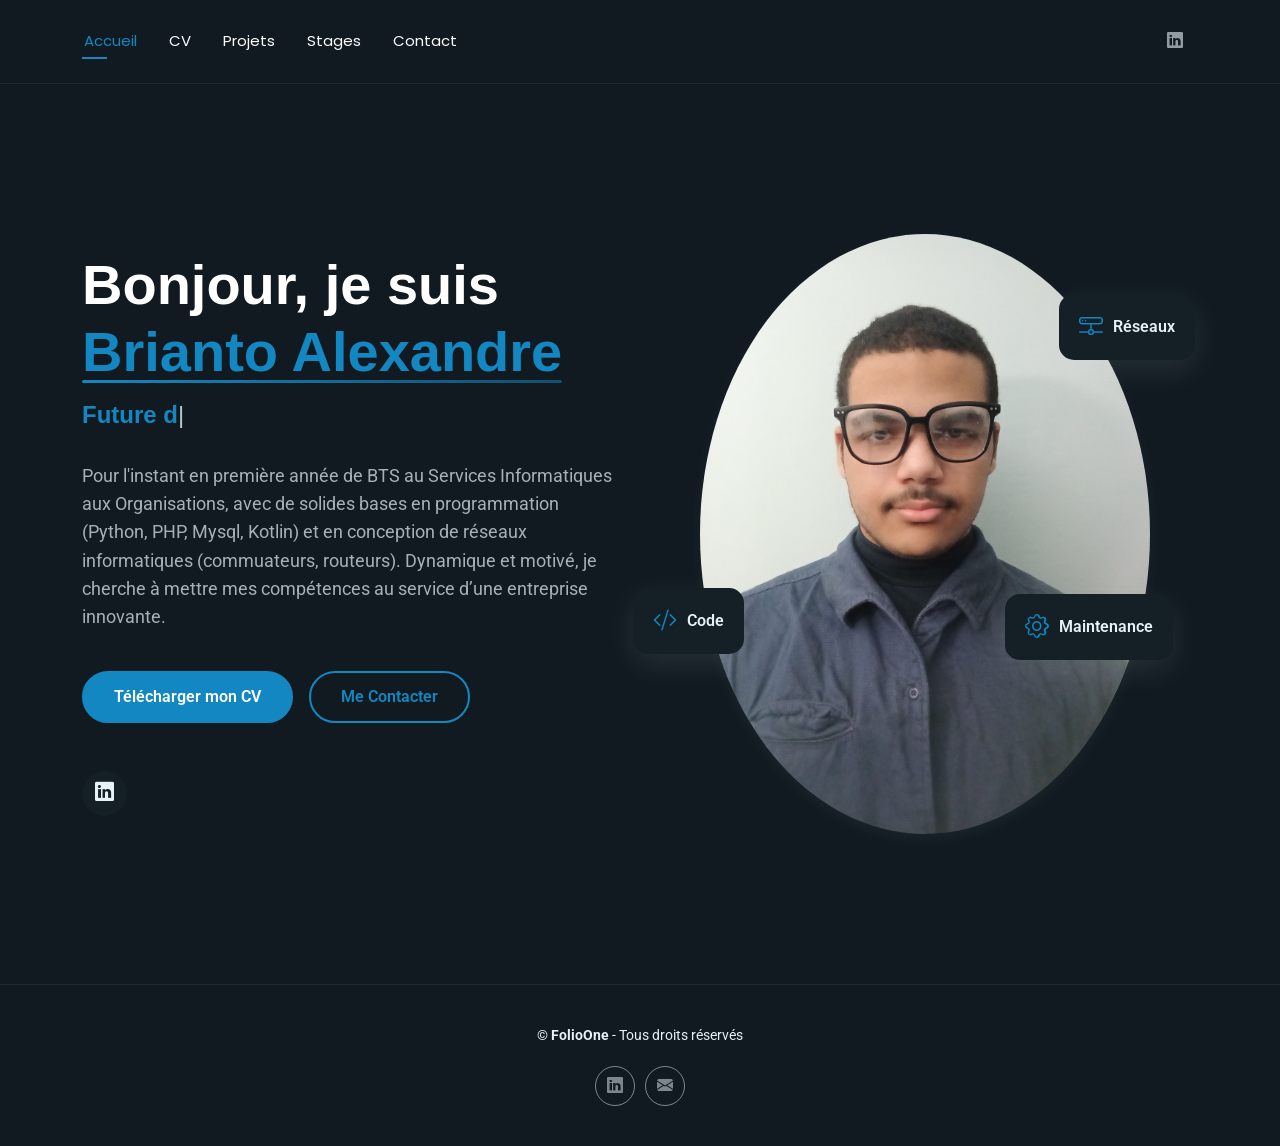
<file: index.html>
<!DOCTYPE html>
<html lang="fr">

<head>
  <meta charset="utf-8">
  <meta content="width=device-width, initial-scale=1.0" name="viewport">
  <title>Portfolio - Brianto Alexandre</title>
  <meta name="description" content="Portfolio de Brianto Alexandre - Premier année de BTS SIO">
  <meta name="keywords" content="Brianto Alexandre, Réseaux, Informatique, Développement">

  <!-- Favicons -->
  <link href="assets/img/favicon.png" rel="icon">
  <link href="assets/img/apple-touch-icon.png" rel="apple-touch-icon">

  <!-- Fonts -->
  <link href="https://fonts.googleapis.com" rel="preconnect">
  <link href="https://fonts.gstatic.com" rel="preconnect" crossorigin>
  <link
    href="https://fonts.googleapis.com/css2?family=Roboto:wght@400;700&family=Poppins:wght@400;600&display=swap"
    rel="stylesheet">

  <!-- Vendor CSS Files -->
  <link href="assets/vendor/bootstrap/css/bootstrap.min.css" rel="stylesheet">
  <link href="assets/vendor/bootstrap-icons/bootstrap-icons.css" rel="stylesheet">
  <link href="assets/vendor/aos/aos.css" rel="stylesheet">
  <link href="assets/vendor/swiper/swiper-bundle.min.css" rel="stylesheet">
  <link href="assets/vendor/glightbox/css/glightbox.min.css" rel="stylesheet">

  <!-- Main CSS File -->
  <link href="assets/css/main.css" rel="stylesheet">
</head>

<body class="index-page">

  <header id="header" class="header d-flex align-items-center light-background sticky-top">
    <div class="container d-flex align-items-center justify-content-between">

      <nav id="navmenu" class="navmenu">
        <ul>
          <li><a href="index.html" class="active">Accueil</a></li>
          <li><a href="resume.html">CV</a></li>
          <li><a href="projet.html">Projets</a></li>
          <li><a href="internship.html">Stages</a></li>
          <li><a href="contact.html">Contact</a></li>
        </ul>
        <i class="mobile-nav-toggle d-xl-none bi bi-list"></i>
      </nav>

      <div class="header-social-links">
        <a href="https://www.linkedin.com/in/alexandre-brianto-a34583397/" target="_blank" class="linkedin"><i class="bi bi-linkedin"></i></a>
      </div>

    </div>
  </header>

  <main class="main">

    <!-- Hero Section -->
    <section id="hero" class="hero section">
      <div class="container" data-aos="fade-up" data-aos-delay="100">
        <div class="row gy-4 align-items-center">
          <div class="col-lg-6 order-2 order-lg-1">
            <div class="hero-content">
              <h1 data-aos="fade-up" data-aos-delay="200">Bonjour, je suis <span class="highlight">Brianto Alexandre</span></h1>
              <h2 data-aos="fade-up" data-aos-delay="300">
                <span class="typed" data-typed-items="Future développeur, Passionné d’Informatique"></span>
              </h2>
              <p data-aos="fade-up" data-aos-delay="400">
                Pour l'instant en première année de BTS au Services Informatiques aux Organisations, avec de solides bases en programmation
                (Python, PHP, Mysql, Kotlin) et en conception de réseaux informatiques (commuateurs, routeurs). Dynamique et motivé,
                je cherche à mettre mes compétences au service d’une entreprise innovante.
              </p>
              <div class="hero-actions" data-aos="fade-up" data-aos-delay="500">
                <a class="btn btn-primary" id="downloadCV">Télécharger mon CV</a>
                <a href="contact.html" class="btn btn-outline">Me Contacter</a>
              </div>
              <div class="social-links" data-aos="fade-up" data-aos-delay="600">
                <a href="https://www.linkedin.com/in/alexandre-brianto-a34583397/" target="_blank"><i class="bi bi-linkedin"></i></a>
              </div>
            </div>
          </div>
          <div class="col-lg-6 order-1 order-lg-2">
            <div class="hero-image" data-aos="zoom-in" data-aos-delay="300">
              <div class="image-wrapper">
                <img src="assets/img/profile/pp3.jpg" alt="Photo de Brianto Alexandre" class="img-fluid rounded-circle">
                <div class="floating-elements">
                  <div class="floating-card design" data-aos="fade-left" data-aos-delay="700">
                    <i class="bi bi-hdd-network"></i>
                    <span>Réseaux</span>
                  </div>
                  <div class="floating-card code" data-aos="fade-right" data-aos-delay="800">
                    <i class="bi bi-code-slash"></i>
                    <span>Code</span>
                  </div>
                  <div class="floating-card creativity" data-aos="fade-up" data-aos-delay="900">
                    <i class="bi bi-gear"></i>
                    <span>Maintenance</span>
                  </div>
                </div>
              </div>
            </div>
          </div>
        </div>
      </div>
    </section>
    <!-- /Hero Section -->

  </main>

  <footer id="footer" class="footer">
    <div class="container text-center">
      <p>© <strong>FolioOne</strong> - Tous droits réservés</p>
      <div class="social-links d-flex justify-content-center">
        <a href="https://www.linkedin.com/in/alexandre-brianto-a34583397/" target="_blank"><i class="bi bi-linkedin"></i></a>
        <a href="mailto:alexandre.brianto29@gmail.com"><i class="bi bi-envelope-fill"></i></a>
      </div>
    </div>
  </footer>

  <!-- Scroll Top -->
  <a href="#" id="scroll-top" class="scroll-top d-flex align-items-center justify-content-center">
    <i class="bi bi-arrow-up-short"></i>
  </a>

  <!-- Vendor JS Files -->
  <script src="assets/vendor/bootstrap/js/bootstrap.bundle.min.js"></script>
  <script src="assets/vendor/aos/aos.js"></script>
  <script src="assets/vendor/typed.js/typed.umd.js"></script>
  <script src="assets/vendor/swiper/swiper-bundle.min.js"></script>
  <script src="assets/vendor/glightbox/js/glightbox.min.js"></script>
  <script src="assets/js/main.js"></script>

  <script src="assets/js/download.js"></script>

</body>
</html>
</file>
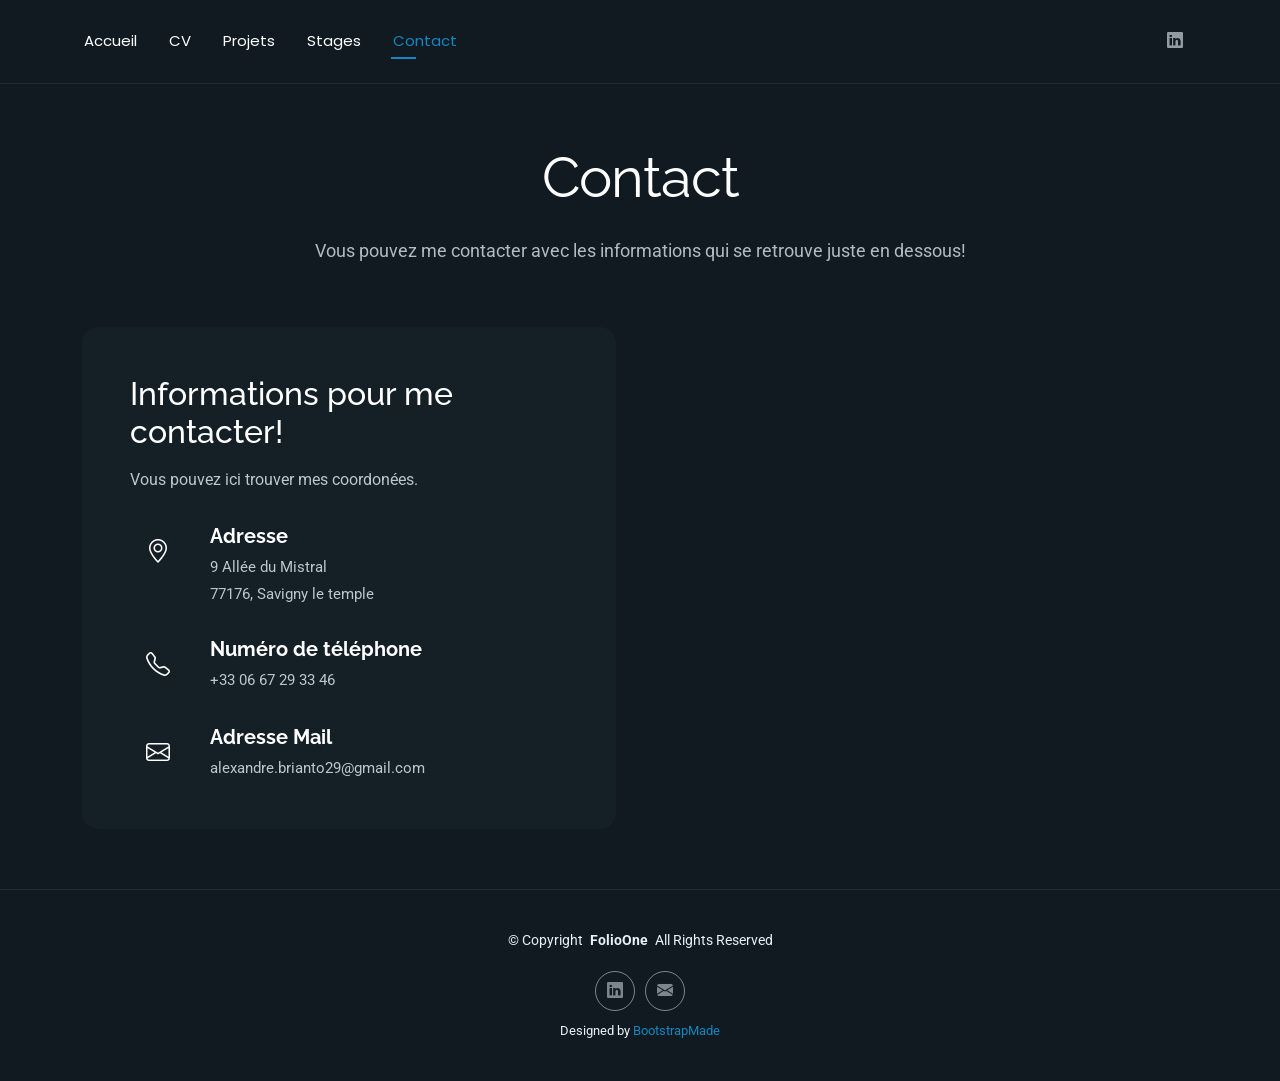
<file: contact.html>
<!DOCTYPE html>
<html lang="fr">

<head>
  <meta charset="utf-8">
  <meta content="width=device-width, initial-scale=1.0" name="viewport">
  <title>Contact - Brianto Alexandre</title>
  <meta name="description" content="">
  <meta name="keywords" content="">

  <!-- Favicons -->
  <link href="assets/img/favicon.png" rel="icon">
  <link href="assets/img/apple-touch-icon.png" rel="apple-touch-icon">

  <!-- Fonts -->
  <link href="https://fonts.googleapis.com" rel="preconnect">
  <link href="https://fonts.gstatic.com" rel="preconnect" crossorigin>
  <link href="https://fonts.googleapis.com/css2?family=Roboto:ital,wght@0,100;0,300;0,400;0,500;0,700;0,900;1,100;1,300;1,400;1,500;1,700;1,900&family=Poppins:ital,wght@0,100;0,200;0,300;0,400;0,500;0,600;0,700;0,800;0,900;1,100;1,200;1,300;1,400;1,500;1,600;1,700;1,800;1,900&family=Raleway:ital,wght@0,100;0,200;0,300;0,400;0,500;0,600;0,700;0,800;0,900;1,100;1,200;1,300;1,400;1,500;1,600;1,700;1,800;1,900&display=swap" rel="stylesheet">

  <!-- Vendor CSS Files -->
  <link href="assets/vendor/bootstrap/css/bootstrap.min.css" rel="stylesheet">
  <link href="assets/vendor/bootstrap-icons/bootstrap-icons.css" rel="stylesheet">
  <link href="assets/vendor/aos/aos.css" rel="stylesheet">
  <link href="assets/vendor/swiper/swiper-bundle.min.css" rel="stylesheet">
  <link href="assets/vendor/glightbox/css/glightbox.min.css" rel="stylesheet">

  <!-- Main CSS File -->
  <link href="assets/css/main.css" rel="stylesheet">

  <!-- =======================================================
  * Template Name: FolioOne
  * Template URL: https://bootstrapmade.com/folioone-bootstrap-portfolio-website-template/
  * Updated: Aug 23 2025 with Bootstrap v5.3.7
  * Author: BootstrapMade.com
  * License: https://bootstrapmade.com/license/
  ======================================================== -->
</head>

<body class="contact-page">

  <header id="header" class="header d-flex align-items-center light-background sticky-top">
    <div class="container d-flex align-items-center justify-content-between">

      <nav id="navmenu" class="navmenu">
        <ul>
          <li><a href="index.html">Accueil</a></li>
          <li><a href="resume.html">CV</a></li>
          <li><a href="projet.html">Projets</a></li>
          <li><a href="internship.html">Stages</a></li>
          <li><a href="contact.html" class="active">Contact</a></li>
        </ul>
        <i class="mobile-nav-toggle d-xl-none bi bi-list"></i>
      </nav>

      <div class="header-social-links">
        <a href="https://www.linkedin.com/in/alexandre-brianto-a34583397/" target="_blank" class="linkedin"><i class="bi bi-linkedin"></i></a>
      </div>

    </div>
  </header>

  <main class="main">

    <!-- Contact Section -->
    <section id="contact" class="contact section">

      <!-- Section Title -->
      <div class="container section-title" data-aos="fade-up">
        <h2>Contact</h2>
        <p>Vous pouvez me contacter avec les informations qui se retrouve juste en dessous!</p>
      </div><!-- End Section Title -->

      <div class="container" data-aos="fade-up" data-aos-delay="100">

        <div class="row g-4 g-lg-5">
          <div class="col-lg-6">
            <div class="info-box" data-aos="fade-up" data-aos-delay="200">
              <h3>Informations pour me contacter!</h3>
              <p>Vous pouvez ici trouver mes coordonées.</p>

              <div class="info-item" data-aos="fade-up" data-aos-delay="300">
                <div class="icon-box">
                  <i class="bi bi-geo-alt"></i>
                </div>
                <div class="content">
                  <h4>Adresse</h4>
                  <p>9 Allée du Mistral</p>
                  <p>77176, Savigny le temple</p>
                </div>
              </div>

              <div class="info-item" data-aos="fade-up" data-aos-delay="400">
                <div class="icon-box">
                  <i class="bi bi-telephone"></i>
                </div>
                <div class="content">
                  <h4>Numéro de téléphone</h4>
                  <p>+33 06 67 29 33 46</p>
                </div>
              </div>

              <div class="info-item" data-aos="fade-up" data-aos-delay="500">
                <div class="icon-box">
                  <i class="bi bi-envelope"></i>
                </div>
                <div class="content">
                  <h4>Adresse Mail</h4>
                  <p>alexandre.brianto29@gmail.com</p>
                </div>
              </div>
            </div>
          </div>
<!--
          <div class="col-lg-7">
            <div class="contact-form" data-aos="fade-up" data-aos-delay="300">
              <h3>--En Construction--</h3>
              <p>-En Construction-.</p>

              <form action="forms/contact.php" method="post" class="php-email-form" data-aos="fade-up" data-aos-delay="200">
                <div class="row gy-4">

                  <div class="col-md-6">
                    <input type="text" name="name" class="form-control" placeholder="Your Name" required="">
                  </div>

                  <div class="col-md-6 ">
                    <input type="email" class="form-control" name="email" placeholder="Your Email" required="">
                  </div>

                  <div class="col-12">
                    <input type="text" class="form-control" name="subject" placeholder="Subject" required="">
                  </div>

                  <div class="col-12">
                    <textarea class="form-control" name="message" rows="6" placeholder="Message" required=""></textarea>
                  </div>

                  <div class="col-12 text-center">
                    <div class="loading">Loading</div>
                    <div class="error-message"></div>
                    <div class="sent-message">Your message has been sent. Thank you!</div>

                    <button type="submit" class="btn">Send Message</button>
                  </div>

                </div>
              </form>

            </div>
          </div>

        </div>

      </div>
-->
    </section><!-- /Contact Section -->

  </main>

  <footer id="footer" class="footer">

    <div class="container">
      <div class="copyright text-center ">
        <p>© <span>Copyright</span> <strong class="px-1 sitename">FolioOne</strong> <span>All Rights Reserved<br></span></p>
      </div>
      <div class="social-links d-flex justify-content-center">
        <a href="https://www.linkedin.com/in/alexandre-brianto-a34583397/" target="_blank" class="linkedin"><i class="bi bi-linkedin"></i></a>
        <a href="mailto:alexandre.brianto29@gmail.com"><i class="bi bi-envelope-fill"></i></a>
      </div>
      <div class="credits">
        <!-- All the links in the footer should remain intact. -->
        <!-- You can delete the links only if you've purchased the pro version. -->
        <!-- Licensing information: https://bootstrapmade.com/license/ -->
        <!-- Purchase the pro version with working PHP/AJAX contact form: [buy-url] -->
        Designed by <a href="https://bootstrapmade.com/">BootstrapMade</a>
      </div>
    </div>

  </footer>

  <!-- Scroll Top -->
  <a href="#" id="scroll-top" class="scroll-top d-flex align-items-center justify-content-center"><i class="bi bi-arrow-up-short"></i></a>

  <!-- Preloader -->
  <div id="preloader"></div>

  <!-- Vendor JS Files -->
  <script src="assets/vendor/bootstrap/js/bootstrap.bundle.min.js"></script>
  <script src="assets/vendor/php-email-form/validate.js"></script>
  <script src="assets/vendor/aos/aos.js"></script>
  <script src="assets/vendor/typed.js/typed.umd.js"></script>
  <script src="assets/vendor/waypoints/noframework.waypoints.js"></script>
  <script src="assets/vendor/purecounter/purecounter_vanilla.js"></script>
  <script src="assets/vendor/swiper/swiper-bundle.min.js"></script>
  <script src="assets/vendor/imagesloaded/imagesloaded.pkgd.min.js"></script>
  <script src="assets/vendor/isotope-layout/isotope.pkgd.min.js"></script>
  <script src="assets/vendor/glightbox/js/glightbox.min.js"></script>

  <!-- Main JS File -->
  <script src="assets/js/main.js"></script>

</body>

</html>
</file>
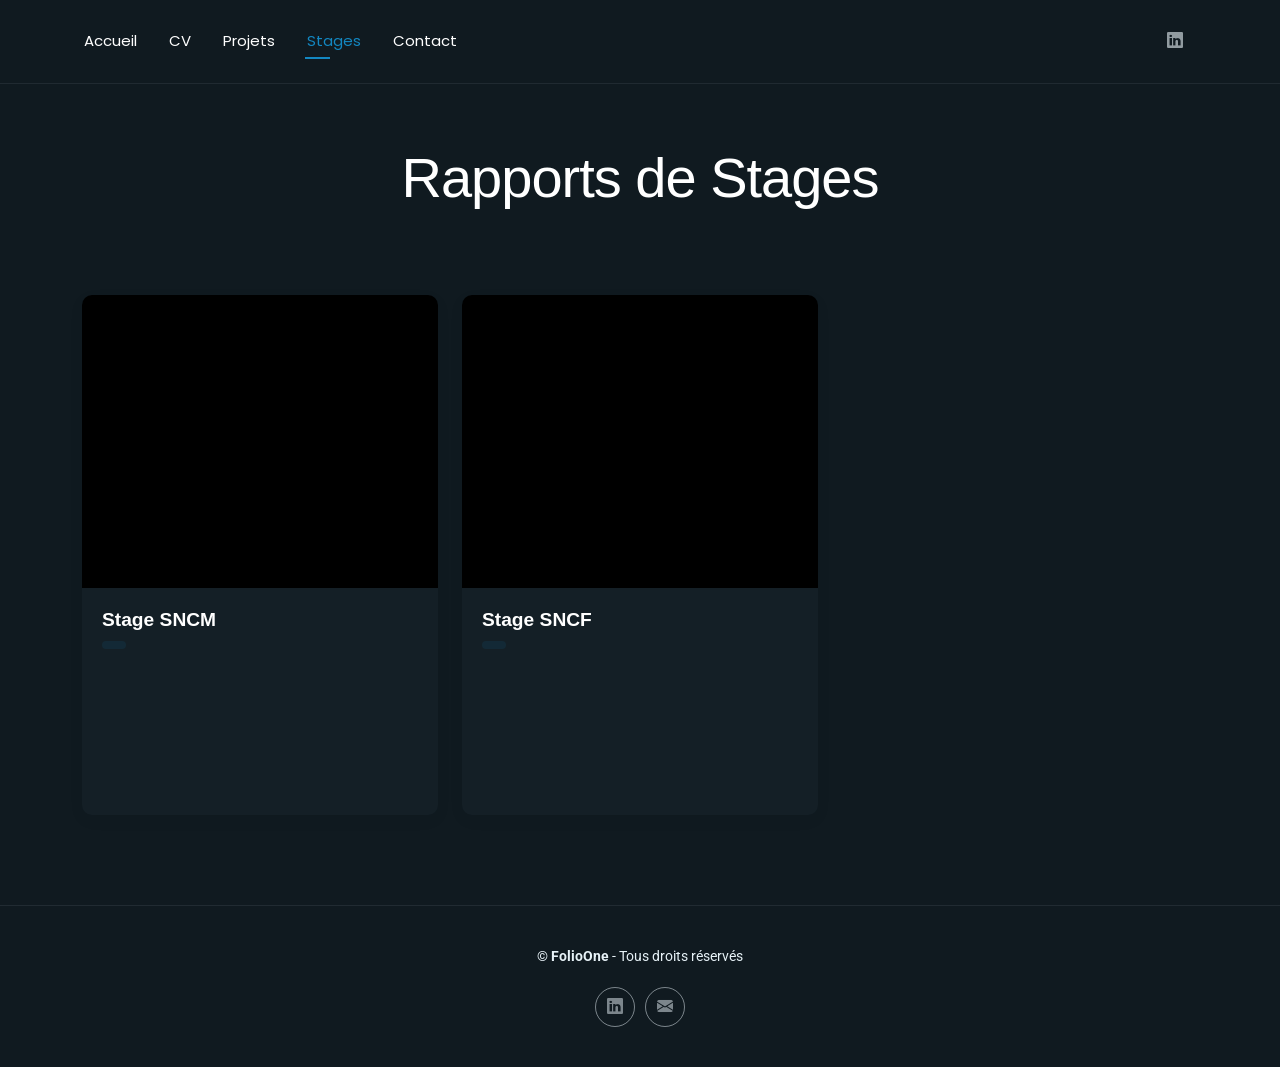
<file: internship.html>
<!DOCTYPE html>
<html lang="fr">

<head>
  <meta charset="utf-8">
  <meta content="width=device-width, initial-scale=1.0" name="viewport">
  <title>Stages - Brianto Alexandre</title>
  <meta name="description" content="Portfolio de Brianto Alexandre - Premier année de BTS SIO">
  <meta name="keywords" content="Brianto Alexandre, Réseaux, Informatique, Développement">

  <!-- Favicons -->
  <link href="assets/img/favicon.png" rel="icon">
  <link href="assets/img/apple-touch-icon.png" rel="apple-touch-icon">

  <!-- Fonts -->
  <link href="https://fonts.googleapis.com" rel="preconnect">
  <link href="https://fonts.gstatic.com" rel="preconnect" crossorigin>
  <link
    href="https://fonts.googleapis.com/css2?family=Roboto:wght@400;700&family=Poppins:wght@400;600&display=swap"
    rel="stylesheet">

  <!-- Vendor CSS Files -->
  <link href="assets/vendor/bootstrap/css/bootstrap.min.css" rel="stylesheet">
  <link href="assets/vendor/bootstrap-icons/bootstrap-icons.css" rel="stylesheet">
  <link href="assets/vendor/aos/aos.css" rel="stylesheet">
  <link href="assets/vendor/swiper/swiper-bundle.min.css" rel="stylesheet">
  <link href="assets/vendor/glightbox/css/glightbox.min.css" rel="stylesheet">

  <!-- Main CSS File -->
  <link href="assets/css/main.css" rel="stylesheet">
</head>

<body class="index-page">

  <header id="header" class="header d-flex align-items-center light-background sticky-top">
    <div class="container d-flex align-items-center justify-content-between">

      <nav id="navmenu" class="navmenu">
        <ul>
          <li><a href="index.html">Accueil</a></li>
          <li><a href="resume.html">CV</a></li>
          <li><a href="projet.html">Projets</a></li>
          <li><a href="internship.html" class="active">Stages</a></li>
          <li><a href="contact.html">Contact</a></li>
        </ul>
        <i class="mobile-nav-toggle d-xl-none bi bi-list"></i>
      </nav>

      <div class="header-social-links">
        <a href="https://www.linkedin.com/in/alexandre-brianto-a34583397/" target="_blank" class="linkedin"><i class="bi bi-linkedin"></i></a>
      </div>

    </div>
  </header>

    <!-- Portfolio Section -->
    <section id="portfolio" class="portfolio section">

      <!-- Section Title -->
      <div class="container section-title" data-aos="fade-up">
        <h2>Rapports de Stages</h2>
        <p></p>
      </div><!-- End Section Title -->
      <div class="container" data-aos="fade-up" data-aos-delay="100">

          <div class="row gy-4 isotope-container" data-aos="fade-up" data-aos-delay="300">
            <div class="col-lg-4 col-md-6 portfolio-item isotope-item">
              <div class="portfolio-card">
                <div class="portfolio-img">
                  <img src="assets/img/portfolio/no.png" alt="Portfolio Item" class="img-fluid">
                  <a class="portfolio-overlay" href="./assets/reports/SNCM.pdf" target="_blank"></a>
                </div>
                <div class="portfolio-info">
                  <h4>Stage SNCM</h4>
                  <p></p>
                  <div class="portfolio-tags">
                    <span></span>
                  </div>
                </div>
              </div>
            </div>
            <div class="col-lg-4 col-md-6 portfolio-item isotope-item">
              <div class="portfolio-card">
                <div class="portfolio-img">
                  <img src="assets/img/portfolio/no.png" alt="Portfolio Item" class="img-fluid">
                  <a class="portfolio-overlay" href="./assets/reports/SNCF.pdf" target="_blank"></a>
                </div>
                <div class="portfolio-info">
                  <h4>Stage SNCF</h4>
                  <p></p>
                  <div class="portfolio-tags">
                    <span></span>
                  </div>
                </div>
              </div>
            </div>
          </div>
        </div>
      </div>
      
    </section><!-- /Portfolio Section -->

  </main>

  <footer id="footer" class="footer">
    <div class="container text-center">
      <p>© <strong>FolioOne</strong> - Tous droits réservés</p>
      <div class="social-links d-flex justify-content-center">
        <a href="https://www.linkedin.com/in/alexandre-brianto-a34583397/" target="_blank"><i class="bi bi-linkedin"></i></a>
        <a href="mailto:alexandre.brianto29@gmail.com"><i class="bi bi-envelope-fill"></i></a>
      </div>
    </div>
  </footer>

  <!-- Scroll Top -->
  <a href="#" id="scroll-top" class="scroll-top d-flex align-items-center justify-content-center">
    <i class="bi bi-arrow-up-short"></i>
  </a>

  <!-- Vendor JS Files -->
  <script src="assets/vendor/bootstrap/js/bootstrap.bundle.min.js"></script>
  <script src="assets/vendor/aos/aos.js"></script>
  <script src="assets/vendor/typed.js/typed.umd.js"></script>
  <script src="assets/vendor/swiper/swiper-bundle.min.js"></script>
  <script src="assets/vendor/glightbox/js/glightbox.min.js"></script>
  <script src="assets/js/main.js"></script>

  <script src="assets/js/download.js"></script>

</body>
</html>
</file>
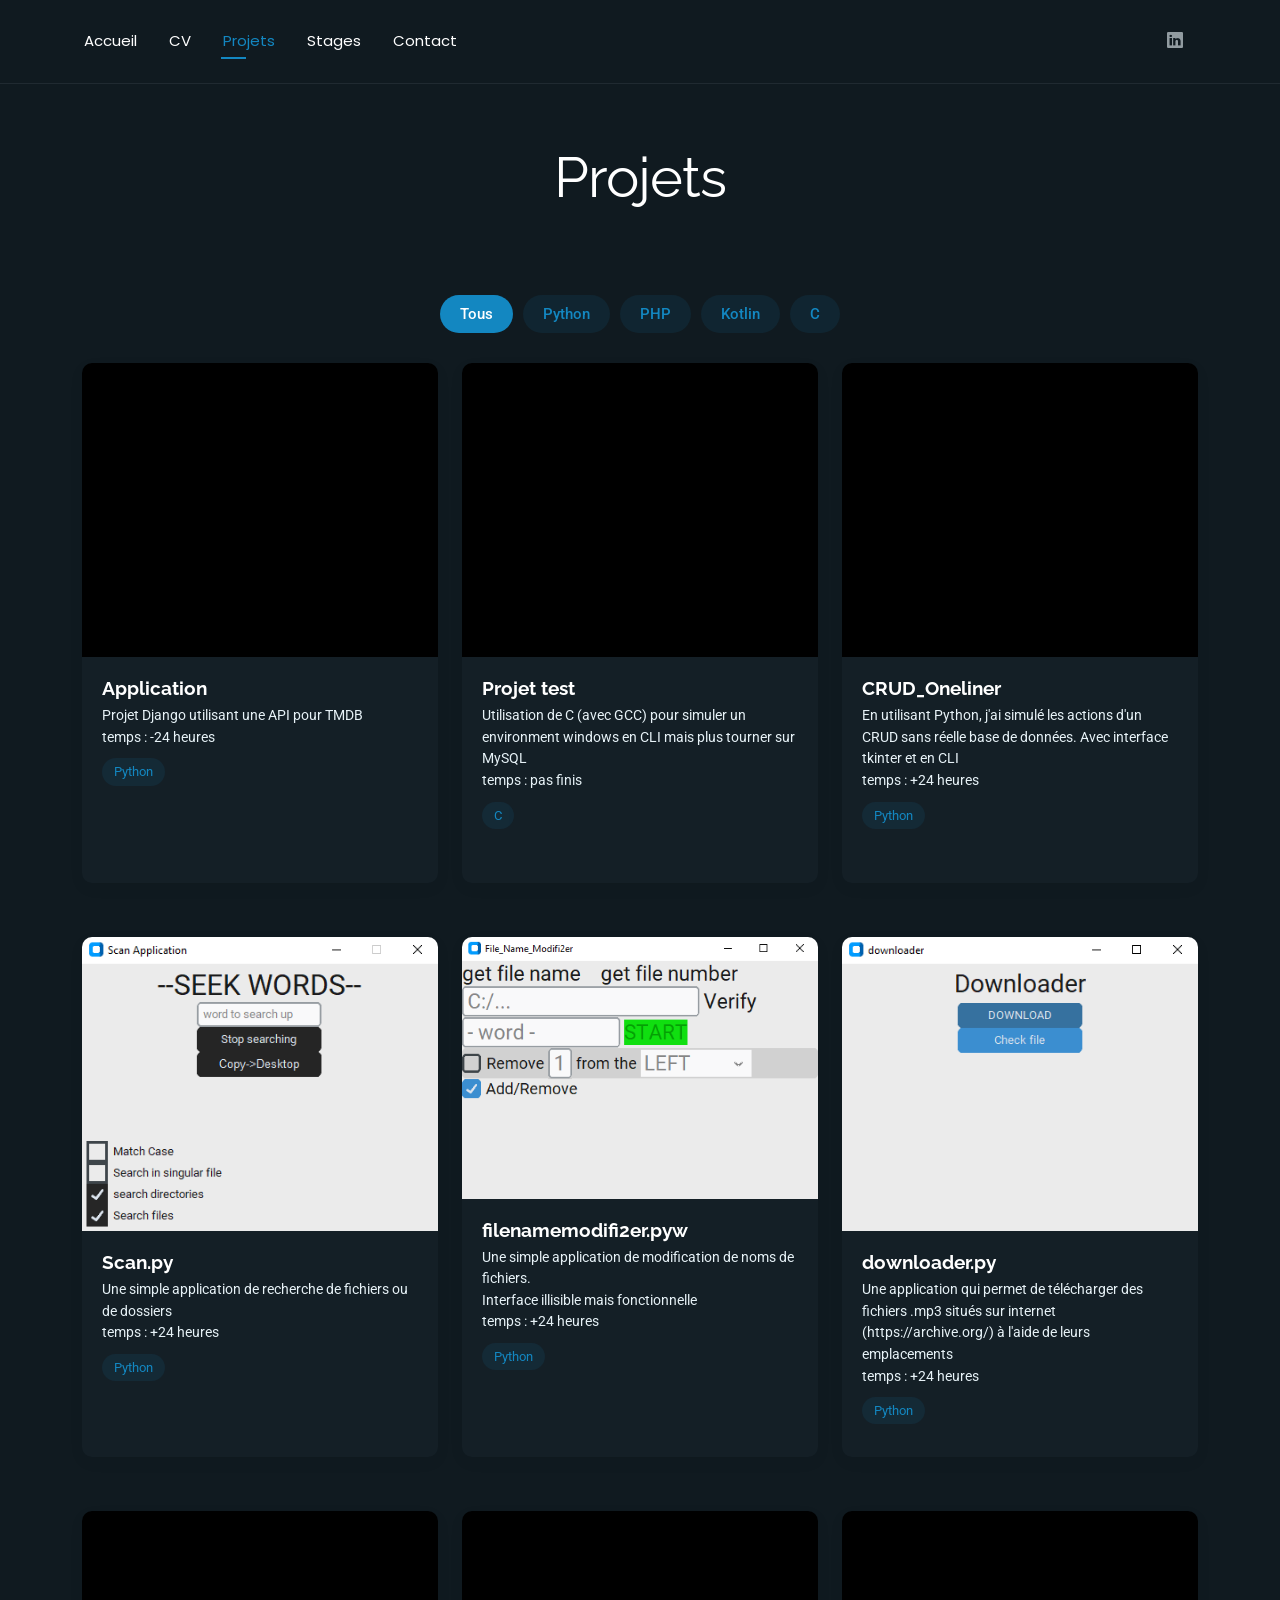
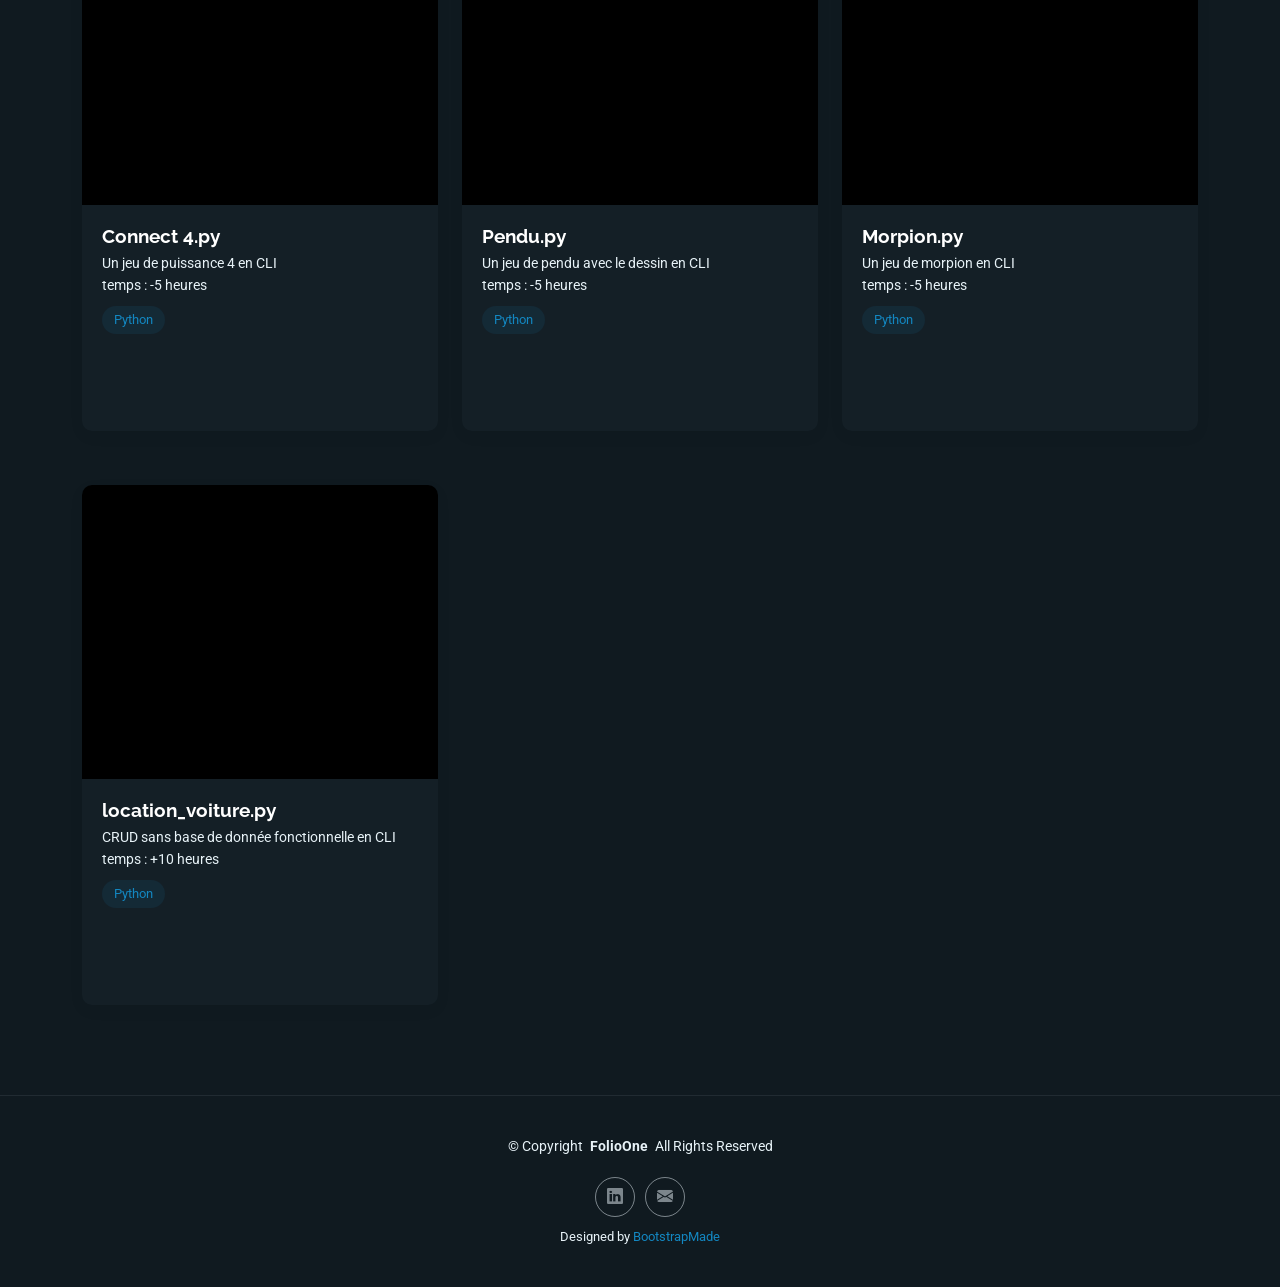
<file: projet.html>
<!DOCTYPE html>
<html lang="fr">

<head>
  <meta charset="utf-8">
  <meta content="width=device-width, initial-scale=1.0" name="viewport">
  <title>Projets - Brianto Alexandre</title>
  <meta name="description" content="">
  <meta name="keywords" content="">

  <!-- Favicons -->
  <link href="assets/img/favicon.png" rel="icon">
  <link href="assets/img/apple-touch-icon.png" rel="apple-touch-icon">

  <!-- Fonts -->
  <link href="https://fonts.googleapis.com" rel="preconnect">
  <link href="https://fonts.gstatic.com" rel="preconnect" crossorigin>
  <link href="https://fonts.googleapis.com/css2?family=Roboto:ital,wght@0,100;0,300;0,400;0,500;0,700;0,900;1,100;1,300;1,400;1,500;1,700;1,900&family=Poppins:ital,wght@0,100;0,200;0,300;0,400;0,500;0,600;0,700;0,800;0,900;1,100;1,200;1,300;1,400;1,500;1,600;1,700;1,800;1,900&family=Raleway:ital,wght@0,100;0,200;0,300;0,400;0,500;0,600;0,700;0,800;0,900;1,100;1,200;1,300;1,400;1,500;1,600;1,700;1,800;1,900&display=swap" rel="stylesheet">

  <!-- Vendor CSS Files -->
  <link href="assets/vendor/bootstrap/css/bootstrap.min.css" rel="stylesheet">
  <link href="assets/vendor/bootstrap-icons/bootstrap-icons.css" rel="stylesheet">
  <link href="assets/vendor/aos/aos.css" rel="stylesheet">
  <link href="assets/vendor/swiper/swiper-bundle.min.css" rel="stylesheet">
  <link href="assets/vendor/glightbox/css/glightbox.min.css" rel="stylesheet">

  <!-- Main CSS File -->
  <link href="assets/css/main.css" rel="stylesheet">

  <!-- =======================================================
  * Template Name: FolioOne
  * Template URL: https://bootstrapmade.com/folioone-bootstrap-portfolio-website-template/
  * Updated: Aug 23 2025 with Bootstrap v5.3.7
  * Author: BootstrapMade.com
  * License: https://bootstrapmade.com/license/
  ======================================================== -->
</head>

<body class="portfolio-page">

<header id="header" class="header d-flex align-items-center light-background sticky-top">
    <div class="container d-flex align-items-center justify-content-between">

      <nav id="navmenu" class="navmenu">
        <ul>
          <li><a href="index.html">Accueil</a></li>
          <li><a href="resume.html">CV</a></li>
          <li><a href="projet.html" class="active">Projets</a></li>
          <li><a href="internship.html">Stages</a></li>
          <li><a href="contact.html">Contact</a></li>
        </ul>
        <i class="mobile-nav-toggle d-xl-none bi bi-list"></i>
      </nav>

      <div class="header-social-links">
        <a href="https://www.linkedin.com/in/alexandre-brianto-a34583397/" target="_blank" class="linkedin"><i class="bi bi-linkedin"></i></a>
      </div>

    </div>
  </header>

  <main class="main">

    <!-- Portfolio Section -->
    <section id="portfolio" class="portfolio section">

      <!-- Section Title -->
      <div class="container section-title" data-aos="fade-up">
        <h2>Projets</h2>
        <p></p>
      </div><!-- End Section Title -->
      <div class="container" data-aos="fade-up" data-aos-delay="100">

        <div class="isotope-layout" data-default-filter="*" data-layout="masonry" data-sort="original-order">
          <ul class="portfolio-filters isotope-filters" data-aos="fade-up" data-aos-delay="200">
            <li data-filter="*" class="filter-active">Tous</li>
            <li data-filter=".filter-Python">Python</li>
            <li data-filter=".filter-Javascript">PHP</li>
            <li data-filter=".filter-Kotlin">Kotlin</li>
            <li data-filter=".filter-C">C</li>
          </ul> <!-- End Portfolio Filters -->

          <div class="row gy-4 isotope-container" data-aos="fade-up" data-aos-delay="300">
            <div class="col-lg-4 col-md-6 portfolio-item isotope-item filter-Python filter-Non-Testable">
              <div class="portfolio-card">
                <div class="portfolio-img">
                  <img src="assets/img/portfolio/no.png" alt="Portfolio Item" class="img-fluid">
                  <a class="portfolio-overlay" href="https://github.com/briantoalexandre/Projet_TMDB_Python" target="_blank"></a>
                </div>
                <div class="portfolio-info">
                  <h4>Application</h4>
                  <p>Projet Django utilisant une API pour TMDB<br>temps : -24 heures</p>
                  <div class="portfolio-tags">
                    <span>Python</span>
                  </div>
                </div>
              </div>
            </div>

          <div class="row gy-4 isotope-container" data-aos="fade-up" data-aos-delay="300">
            <div class="col-lg-4 col-md-6 portfolio-item isotope-item filter-C filter-Non-Testable">
              <div class="portfolio-card">
                <div class="portfolio-img">
                  <img src="assets/img/portfolio/no.png" alt="Portfolio Item" class="img-fluid">
                  <a class="portfolio-overlay" href="https://github.com/briantoalexandre/mySQL_Simulation" target="_blank"></a>
                </div>
                <div class="portfolio-info">
                  <h4>Projet test</h4>
                  <p>Utilisation de C (avec GCC) pour simuler un environment windows en CLI mais plus tourner sur MySQL <br>temps : pas finis<br></p>
                  <div class="portfolio-tags">
                    <span>C</span>
                  </div>
                </div>
              </div>
            </div>

            <div class="row gy-4 isotope-container" data-aos="fade-up" data-aos-delay="300">
            <div class="col-lg-4 col-md-6 portfolio-item isotope-item filter-Python filter-Non-Testable">
              <div class="portfolio-card">
                <div class="portfolio-img">
                  <img src="assets/img/portfolio/no.png" alt="Portfolio Item" class="img-fluid">
                  <a class="portfolio-overlay" href="https://github.com/briantoalexandre/CRUD_Python" target="_blank"></a>
                </div>
                <div class="portfolio-info">
                  <h4>CRUD_Oneliner</h4>
                  <p>En utilisant Python, j'ai simulé les actions d'un CRUD sans réelle base de données. Avec interface tkinter et en CLI<br>temps : +24 heures</p>
                  <div class="portfolio-tags">
                    <span>Python</span>
                  </div>
                </div>
              </div>
            </div>

          <div class="row gy-4 isotope-container" data-aos="fade-up" data-aos-delay="300">
            <div class="col-lg-4 col-md-6 portfolio-item isotope-item filter-Python filter-Non-Testable">
              <div class="portfolio-card">
                <div class="portfolio-img">
                  <img src="assets/img/portfolio/Scan1.png" alt="Portfolio Item" class="img-fluid">
                  <a class="portfolio-overlay" href="pages/scan.html"></a>
                </div>
                <div class="portfolio-info">
                  <h4>Scan.py</h4>
                  <p>Une simple application de recherche de fichiers ou de dossiers<br>temps : +24 heures</p>
                  <div class="portfolio-tags">
                    <span>Python</span>
                  </div>
                </div>
              </div>
            </div>

            <div class="col-lg-4 col-md-6 portfolio-item isotope-item filter-Python filter-Non-Testable">
              <div class="portfolio-card">
                <div class="portfolio-img">
                  <img src="assets/img/portfolio/FNM1.png" alt="Portfolio Item" class="img-fluid">
                  <a class="portfolio-overlay" href="pages/FNM.html"></a>
                </div>
                <div class="portfolio-info">
                  <h4>filenamemodifi2er.pyw</h4>
                  <p>Une simple application de modification de noms de fichiers.<br>Interface illisible mais fonctionnelle<br>temps : +24 heures</p>
                  <div class="portfolio-tags">
                    <span>Python</span>
                  </div>
                </div>
              </div>
            </div>

            <div class="col-lg-4 col-md-6 portfolio-item isotope-item filter-Python filter-Non-Testable">
              <div class="portfolio-card">
                <div class="portfolio-img">
                  <img src="assets/img/portfolio/Downloader1.png" alt="Portfolio Item" class="img-fluid">
                  <a class="portfolio-overlay" href="pages/downloader.html"></a>
                </div>
                <div class="portfolio-info">
                  <h4>downloader.py</h4>
                  <p>Une application qui permet de télécharger des fichiers .mp3 situés sur internet (https://archive.org/) à l'aide de leurs emplacements<br>temps : +24 heures</p>
                  <div class="portfolio-tags">
                    <span>Python</span>
                  </div>
                </div>
              </div>
            </div>

            <div class="col-lg-4 col-md-6 portfolio-item isotope-item filter-Python filter-Testable">
              <div class="portfolio-card">
                <div class="portfolio-img">
                  <img src="assets/img/portfolio/no.png" alt="Portfolio Item" class="img-fluid">
                  <a class="portfolio-overlay" href="pages/p4.html"></a>
                </div>
                <div class="portfolio-info">
                  <h4>Connect 4.py</h4>
                  <p>Un jeu de puissance 4 en CLI<br>temps : -5 heures</p>
                  <div class="portfolio-tags">
                    <span>Python</span>
                  </div>
                </div>
              </div>
            </div>

            <div class="col-lg-4 col-md-6 portfolio-item isotope-item filter-Python filter-Testable">
              <div class="portfolio-card">
                <div class="portfolio-img">
                  <img src="assets/img/portfolio/no.png" alt="Portfolio Item" class="img-fluid">
                  <a class="portfolio-overlay" href="pages/pendu.html"></a>
                </div>
                <div class="portfolio-info">
                  <h4>Pendu.py</h4>
                  <p>Un jeu de pendu avec le dessin en CLI<br>temps : -5 heures</p>
                  <div class="portfolio-tags">
                    <span>Python</span>
                  </div>
                </div>
              </div>
            </div>
    
           <div class="col-lg-4 col-md-6 portfolio-item isotope-item filter-Python filter-Testable">
              <div class="portfolio-card">
                <div class="portfolio-img">
                  <img src="assets/img/portfolio/no.png" alt="Portfolio Item" class="img-fluid">
                  <a class="portfolio-overlay" href="pages/morpion.html"></a>
                </div>
                <div class="portfolio-info">
                  <h4>Morpion.py</h4>
                  <p>Un jeu de morpion en CLI<br>temps : -5 heures</p>
                  <div class="portfolio-tags">
                    <span>Python</span>
                  </div>
                </div>
              </div>
           </div>

            <div class="col-lg-4 col-md-6 portfolio-item isotope-item filter-Python filter-Testable">
              <div class="portfolio-card">
                <div class="portfolio-img">
                  <img src="assets/img/portfolio/no.png" alt="Portfolio Item" class="img-fluid">
                  <a class="portfolio-overlay" href="pages/CRUD_lv.html"></a>
                </div>
                <div class="portfolio-info">
                  <h4>location_voiture.py</h4>
                  <p>CRUD sans base de donnée fonctionnelle en CLI<br>temps : +10 heures</p>
                  <div class="portfolio-tags">
                    <span>Python</span>
                  </div>
                </div>
              </div>
            </div>
          </div>

        </div>

      </div>
      
    </section><!-- /Portfolio Section -->

  </main>
  
  <footer id="footer" class="footer">

    <div class="container">
      <div class="copyright text-center ">
        <p>© <span>Copyright</span> <strong class="px-1 sitename">FolioOne</strong> <span>All Rights Reserved<br></span></p>
      </div>
      <div class="social-links d-flex justify-content-center">
        <a href="https://www.linkedin.com/in/alexandre-brianto-a34583397/" target="_blank" class="linkedin"><i class="bi bi-linkedin"></i></a>
        <a href="mailto:alexandre.brianto29@gmail.com"><i class="bi bi-envelope-fill"></i></a>
      </div>
      <div class="credits">
        <!-- All the links in the footer should remain intact. -->
        <!-- You can delete the links only if you've purchased the pro version. -->
        <!-- Licensing information: https://bootstrapmade.com/license/ -->
        <!-- Purchase the pro version with working PHP/AJAX contact form: [buy-url] -->
        Designed by <a href="https://bootstrapmade.com/">BootstrapMade</a>
      </div>
    </div>

  </footer>

  <!-- Scroll Top -->
  <a href="#" id="scroll-top" class="scroll-top d-flex align-items-center justify-content-center"><i class="bi bi-arrow-up-short"></i></a>

  <!-- Preloader -->
  <div id="preloader"></div>

  <!-- Vendor JS Files -->
  <script src="assets/vendor/bootstrap/js/bootstrap.bundle.min.js"></script>
  <script src="assets/vendor/php-email-form/validate.js"></script>
  <script src="assets/vendor/aos/aos.js"></script>
  <script src="assets/vendor/typed.js/typed.umd.js"></script>
  <script src="assets/vendor/waypoints/noframework.waypoints.js"></script>
  <script src="assets/vendor/purecounter/purecounter_vanilla.js"></script>
  <script src="assets/vendor/swiper/swiper-bundle.min.js"></script>
  <script src="assets/vendor/imagesloaded/imagesloaded.pkgd.min.js"></script>
  <script src="assets/vendor/isotope-layout/isotope.pkgd.min.js"></script>
  <script src="assets/vendor/glightbox/js/glightbox.min.js"></script>

  <!-- Main JS File -->
  <script src="assets/js/main.js"></script>

</body>

</html>
</file>
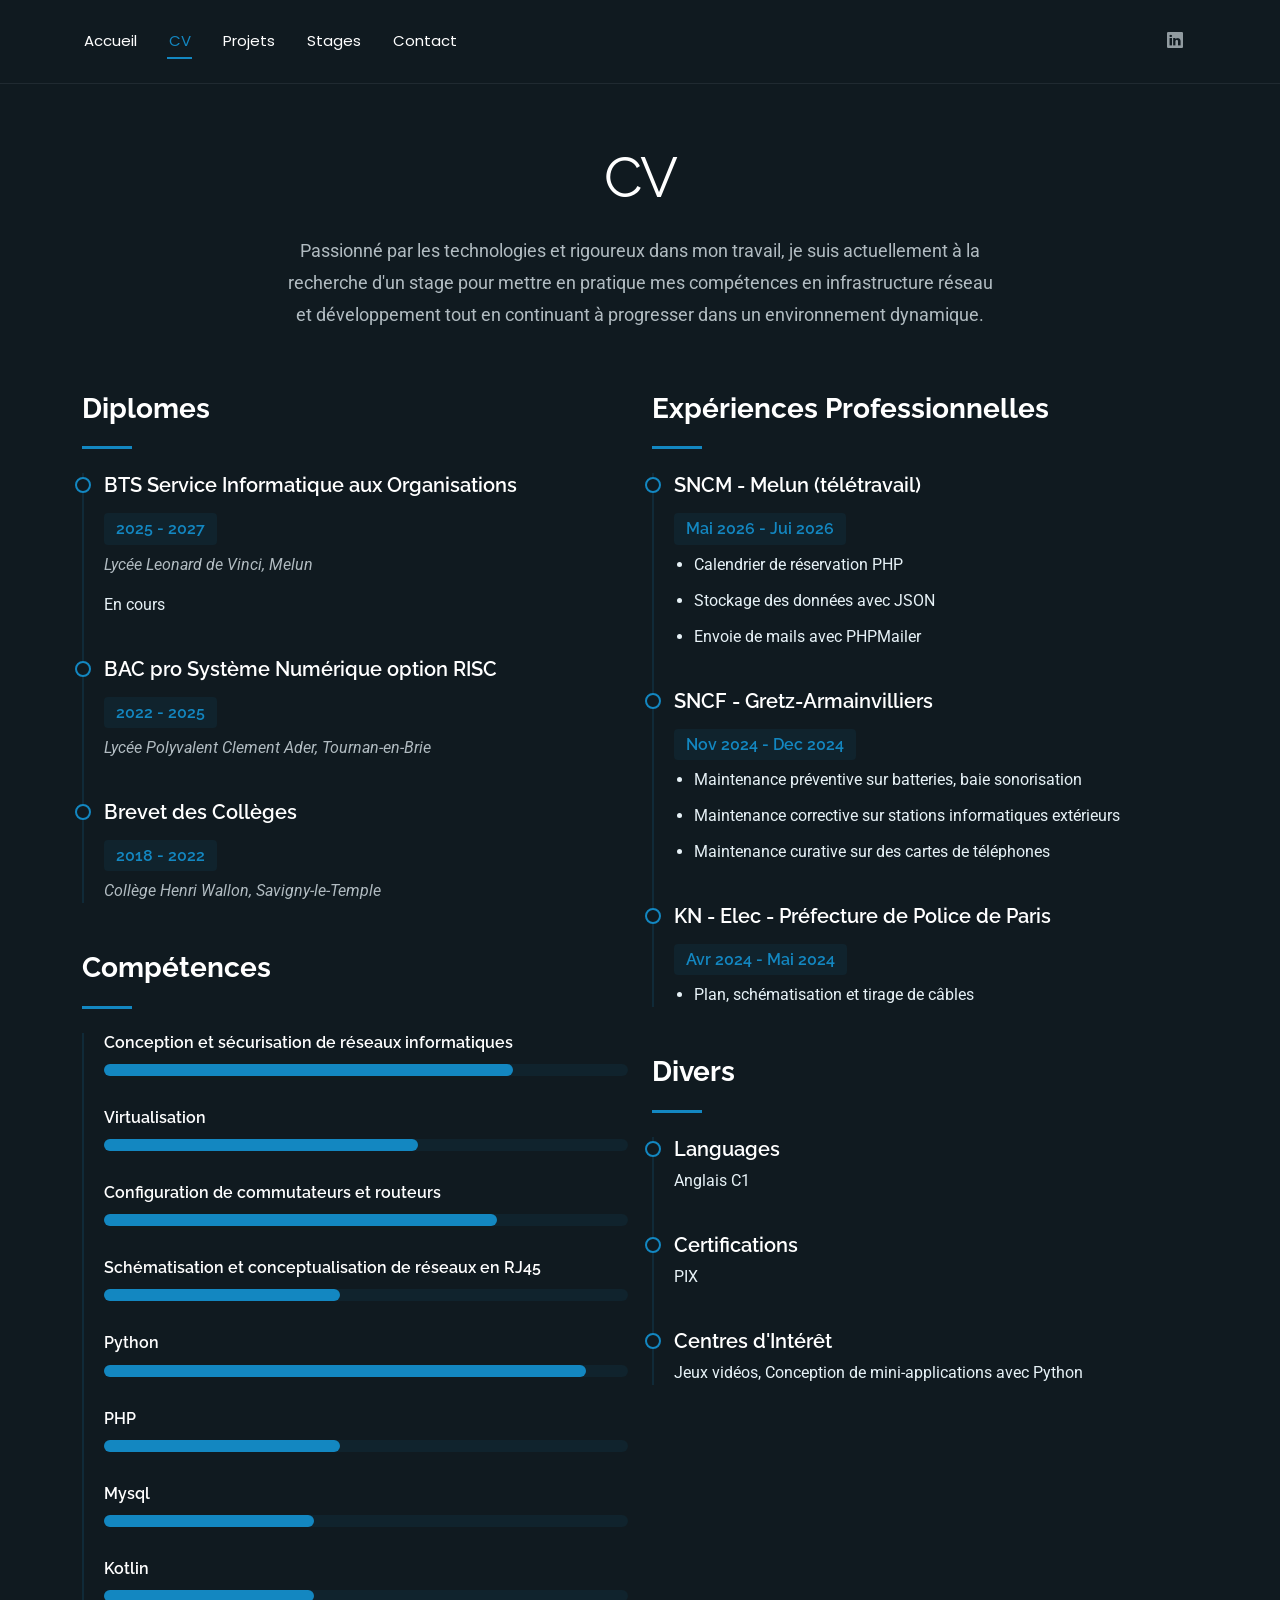
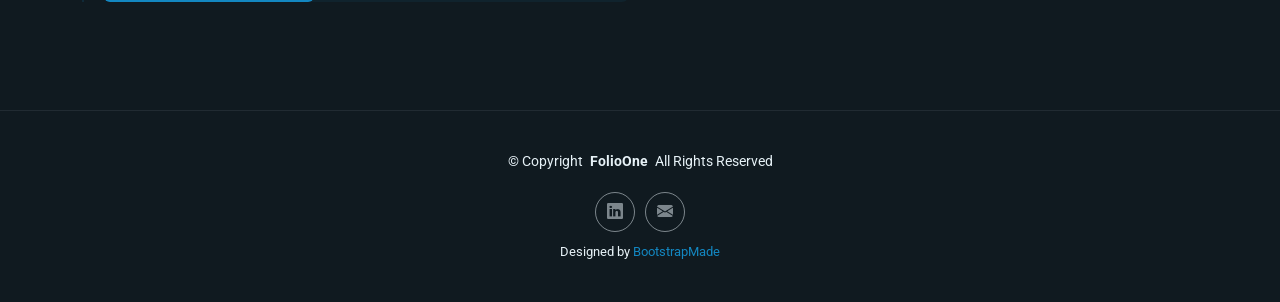
<file: resume.html>
<!DOCTYPE html>
<html lang="fr">

<head>
  <meta charset="utf-8">
  <meta content="width=device-width, initial-scale=1.0" name="viewport">
  <title>CV - Brianto Alexandre</title>
  <meta name="description" content="">
  <meta name="keywords" content="">

  <!-- Favicons -->
  <link href="assets/img/favicon.png" rel="icon">
  <link href="assets/img/apple-touch-icon.png" rel="apple-touch-icon">

  <!-- Fonts -->
  <link href="https://fonts.googleapis.com" rel="preconnect">
  <link href="https://fonts.gstatic.com" rel="preconnect" crossorigin>
  <link href="https://fonts.googleapis.com/css2?family=Roboto:ital,wght@0,100;0,300;0,400;0,500;0,700;0,900;1,100;1,300;1,400;1,500;1,700;1,900&family=Poppins:ital,wght@0,100;0,200;0,300;0,400;0,500;0,600;0,700;0,800;0,900;1,100;1,200;1,300;1,400;1,500;1,600;1,700;1,800;1,900&family=Raleway:ital,wght@0,100;0,200;0,300;0,400;0,500;0,600;0,700;0,800;0,900;1,100;1,200;1,300;1,400;1,500;1,600;1,700;1,800;1,900&display=swap" rel="stylesheet">

  <!-- Vendor CSS Files -->
  <link href="assets/vendor/bootstrap/css/bootstrap.min.css" rel="stylesheet">
  <link href="assets/vendor/bootstrap-icons/bootstrap-icons.css" rel="stylesheet">
  <link href="assets/vendor/aos/aos.css" rel="stylesheet">
  <link href="assets/vendor/swiper/swiper-bundle.min.css" rel="stylesheet">
  <link href="assets/vendor/glightbox/css/glightbox.min.css" rel="stylesheet">

  <!-- Main CSS File -->
  <link href="assets/css/main.css" rel="stylesheet">

  <!-- =======================================================
  * Template Name: FolioOne
  * Template URL: https://bootstrapmade.com/folioone-bootstrap-portfolio-website-template/
  * Updated: Aug 23 2025 with Bootstrap v5.3.7
  * Author: BootstrapMade.com
  * License: https://bootstrapmade.com/license/
  ======================================================== -->
</head>

<body class="resume-page">

  <header id="header" class="header d-flex align-items-center light-background sticky-top">
    <div class="container d-flex align-items-center justify-content-between">

      <nav id="navmenu" class="navmenu">
        <ul>
          <li><a href="index.html">Accueil</a></li>
          <li><a href="resume.html" class="active">CV</a></li>
          <li><a href="projet.html">Projets</a></li>
          <li><a href="internship.html">Stages</a></li>
          <li><a href="contact.html">Contact</a></li>
        </ul>
        <i class="mobile-nav-toggle d-xl-none bi bi-list"></i>
      </nav>

      <div class="header-social-links">
        <a href="https://www.linkedin.com/in/alexandre-brianto-a34583397/" target="_blank" class="linkedin"><i class="bi bi-linkedin"></i></a>
      </div>

    </div>
  </header>
  
  <main class="main">

    <!-- Resume Section -->
    <section id="resume" class="resume section">

      <!-- Section Title -->
      <div class="container section-title" data-aos="fade-up">
        <h2>CV</h2>
        <p>Passionné par les technologies et rigoureux dans mon travail, je suis actuellement à la recherche d'un stage pour mettre en pratique mes compétences en infrastructure réseau et développement tout en continuant à progresser dans un environnement dynamique.</p>
      </div><!-- End Section Title -->

      <div class="container" data-aos="fade-up" data-aos-delay="100">

        <div class="row">
          <div class="col-lg-6">

            <!-- Education Section -->
            <div class="resume-item" data-aos="fade-up">
              <h3 class="resume-title">Diplomes</h3>

              <div class="resume-content">
                <article class="education-item">
                  <h4>BTS Service Informatique aux Organisations</h4>
                  <h5>2025 - 2027</h5>
                  <p class="institution"><em>Lycée Leonard de Vinci, Melun</em></p>
                  <p>En cours</p>
                </article>

                <article class="education-item">
                  <h4>BAC pro Système Numérique option RISC</h4>
                  <h5>2022 - 2025</h5>
                  <p class="institution"><em> Lycée Polyvalent Clement Ader, Tournan-en-Brie</em></p>
                  <!--<p> </p>-->
                </article>

                <article class="education-item">
                  <h4>Brevet des Collèges</h4>
                  <h5>2018 - 2022</h5>
                  <p class="institution"><em>Collège Henri Wallon, Savigny-le-Temple</em></p>
                  <!--<p> </p>-->
                </article>
                
              </div>
            </div><!-- End Education Section -->

            <!-- Professional Skills Section -->
            <div class="resume-item skills-animation" data-aos="fade-up">
              <h3 class="resume-title">Compétences</h3>

              <div class="resume-content">
                <div class="skill-item">
                  <h4>Conception et sécurisation de réseaux informatiques</h4>
                  <div class="progress">
                    <div class="progress-bar" role="progressbar" aria-valuenow="78" aria-valuemin="0" aria-valuemax="100"></div>
                  </div>
                </div>

                <div class="skill-item">
                  <h4>Virtualisation</h4>
                  <div class="progress">
                    <div class="progress-bar" role="progressbar" aria-valuenow="60" aria-valuemin="0" aria-valuemax="100"></div>
                  </div>
                </div>
 <!-- 
                <div class="skill-item">
                  <h4>Active Directory</h4>
                  <div class="progress">
                    <div class="progress-bar" role="progressbar" aria-valuenow="55" aria-valuemin="0" aria-valuemax="100"></div>
                  </div>
                </div>
-->
                <div class="skill-item">
                  <h4>Configuration de commutateurs et routeurs</h4>
                  <div class="progress">
                    <div class="progress-bar" role="progressbar" aria-valuenow="75" aria-valuemin="0" aria-valuemax="100"></div>
                  </div>
                </div>

                <div class="skill-item">
                  <h4>Schématisation et conceptualisation de réseaux en RJ45</h4>
                  <div class="progress">
                    <div class="progress-bar" role="progressbar" aria-valuenow="45" aria-valuemin="0" aria-valuemax="100"></div>
                  </div>
                </div>

                <div class="skill-item">
                  <h4>Python</h4>
                  <div class="progress">
                    <div class="progress-bar" role="progressbar" aria-valuenow="92" aria-valuemin="0" aria-valuemax="100"></div>
                  </div>
                </div>

                <div class="skill-item">
                  <h4>PHP</h4>
                  <div class="progress">
                    <div class="progress-bar" role="progressbar" aria-valuenow="45" aria-valuemin="0" aria-valuemax="100"></div>
                  </div>
                </div>

                <div class="skill-item">
                  <h4>Mysql</h4>
                  <div class="progress">
                    <div class="progress-bar" role="progressbar" aria-valuenow="40" aria-valuemin="0" aria-valuemax="100"></div>
                  </div>
                </div>

                <div class="skill-item">
                  <h4>Kotlin</h4>
                  <div class="progress">
                    <div class="progress-bar" role="progressbar" aria-valuenow="40" aria-valuemin="0" aria-valuemax="100"></div>
                  </div>
                </div>
<!--
                <div class="skill-item">
                  <h4>Javascript</h4>
                  <div class="progress">
                    <div class="progress-bar" role="progressbar" aria-valuenow="10" aria-valuemin="0" aria-valuemax="100"></div>
                  </div>
                </div>

                <div class="skill-item">
                  <h4>Javascript</h4>
                  <div class="progress">
                    <div class="progress-bar" role="progressbar" aria-valuenow="10" aria-valuemin="0" aria-valuemax="100"></div>
                  </div>
                </div>
-->
                
              </div>
            </div><!-- End Professional Skills Section -->
          </div>

          <div class="col-lg-6">
            <!-- Experience Section -->
            <div class="resume-item" data-aos="fade-up" data-aos-delay="100">
              <h3 class="resume-title">Expériences Professionnelles</h3>

              <div class="resume-content">
                <article class="experience-item">
                  <h4>SNCM - Melun (télétravail)</h4>
                  <h5>Mai 2026 - Jui 2026</h5>
                  <ul>
                    <li>Calendrier de réservation PHP</li>
                    <li>Stockage des données avec JSON</li>
                    <li>Envoie de mails avec PHPMailer</li>
                  </ul>
                </article>

                <article class="experience-item">
                  <h4>SNCF - Gretz-Armainvilliers</h4>
                  <h5>Nov 2024 - Dec 2024</h5>
                  <ul>
                    <li>Maintenance préventive sur batteries, baie sonorisation</li>
                    <li>Maintenance corrective sur stations informatiques extérieurs</li>
                    <li>Maintenance curative sur des cartes de téléphones</li>
                  </ul>
                </article>

                <article class="experience-item">
                  <h4>KN - Elec - Préfecture de Police de Paris</h4>
                  <h5>Avr 2024 - Mai 2024</h5>
                  <ul>
                    <li>Plan, schématisation et tirage de câbles</li>
                  </ul>
                </article>
              </div>
            </div><!-- End Experience Section -->

             <div class="resume-item" data-aos="fade-up">
              <h3 class="resume-title">Divers</h3>

              <div class="resume-content">
                <article class="education-item">
                  <h4>Languages</h4>
                  <p>Anglais C1</p>
                </article>

                <article class="education-item">
                  <h4>Certifications</h4>
                  <p>PIX</p>
                </article>

                <article class="education-item">
                  <h4>Centres d'Intérêt</h4>
                  <p>Jeux vidéos, Conception de mini-applications avec Python</p>
                </article>
                
              </div>
            </div>
            
          </div>
        </div>

      </div>

    </section><!-- /Resume Section -->

  </main>

  <footer id="footer" class="footer">

    <div class="container">
      <div class="copyright text-center ">
        <p>© <span>Copyright</span> <strong class="px-1 sitename">FolioOne</strong> <span>All Rights Reserved<br></span></p>
      </div>
      <div class="social-links d-flex justify-content-center">
        <a href="https://www.linkedin.com/in/alexandre-brianto-a34583397/" target="_blank" class="linkedin"><i class="bi bi-linkedin"></i></a>
        <a href="mailto:alexandre.brianto29@gmail.com"><i class="bi bi-envelope-fill"></i></a>
      </div>
      <div class="credits">
        <!-- All the links in the footer should remain intact. -->
        <!-- You can delete the links only if you've purchased the pro version. -->
        <!-- Licensing information: https://bootstrapmade.com/license/ -->
        <!-- Purchase the pro version with working PHP/AJAX contact form: [buy-url] -->
        Designed by <a href="https://bootstrapmade.com/">BootstrapMade</a>
      </div>
    </div>

  </footer>

  <!-- Scroll Top -->
  <a href="#" id="scroll-top" class="scroll-top d-flex align-items-center justify-content-center"><i class="bi bi-arrow-up-short"></i></a>

  <!-- Preloader -->
  <div id="preloader"></div>

  <!-- Vendor JS Files -->
  <script src="assets/vendor/bootstrap/js/bootstrap.bundle.min.js"></script>
  <script src="assets/vendor/php-email-form/validate.js"></script>
  <script src="assets/vendor/aos/aos.js"></script>
  <script src="assets/vendor/typed.js/typed.umd.js"></script>
  <script src="assets/vendor/waypoints/noframework.waypoints.js"></script>
  <script src="assets/vendor/purecounter/purecounter_vanilla.js"></script>
  <script src="assets/vendor/swiper/swiper-bundle.min.js"></script>
  <script src="assets/vendor/imagesloaded/imagesloaded.pkgd.min.js"></script>
  <script src="assets/vendor/isotope-layout/isotope.pkgd.min.js"></script>
  <script src="assets/vendor/glightbox/js/glightbox.min.js"></script>

  <!-- Main JS File -->
  <script src="assets/js/main.js"></script>

</body>

</html>
</file>
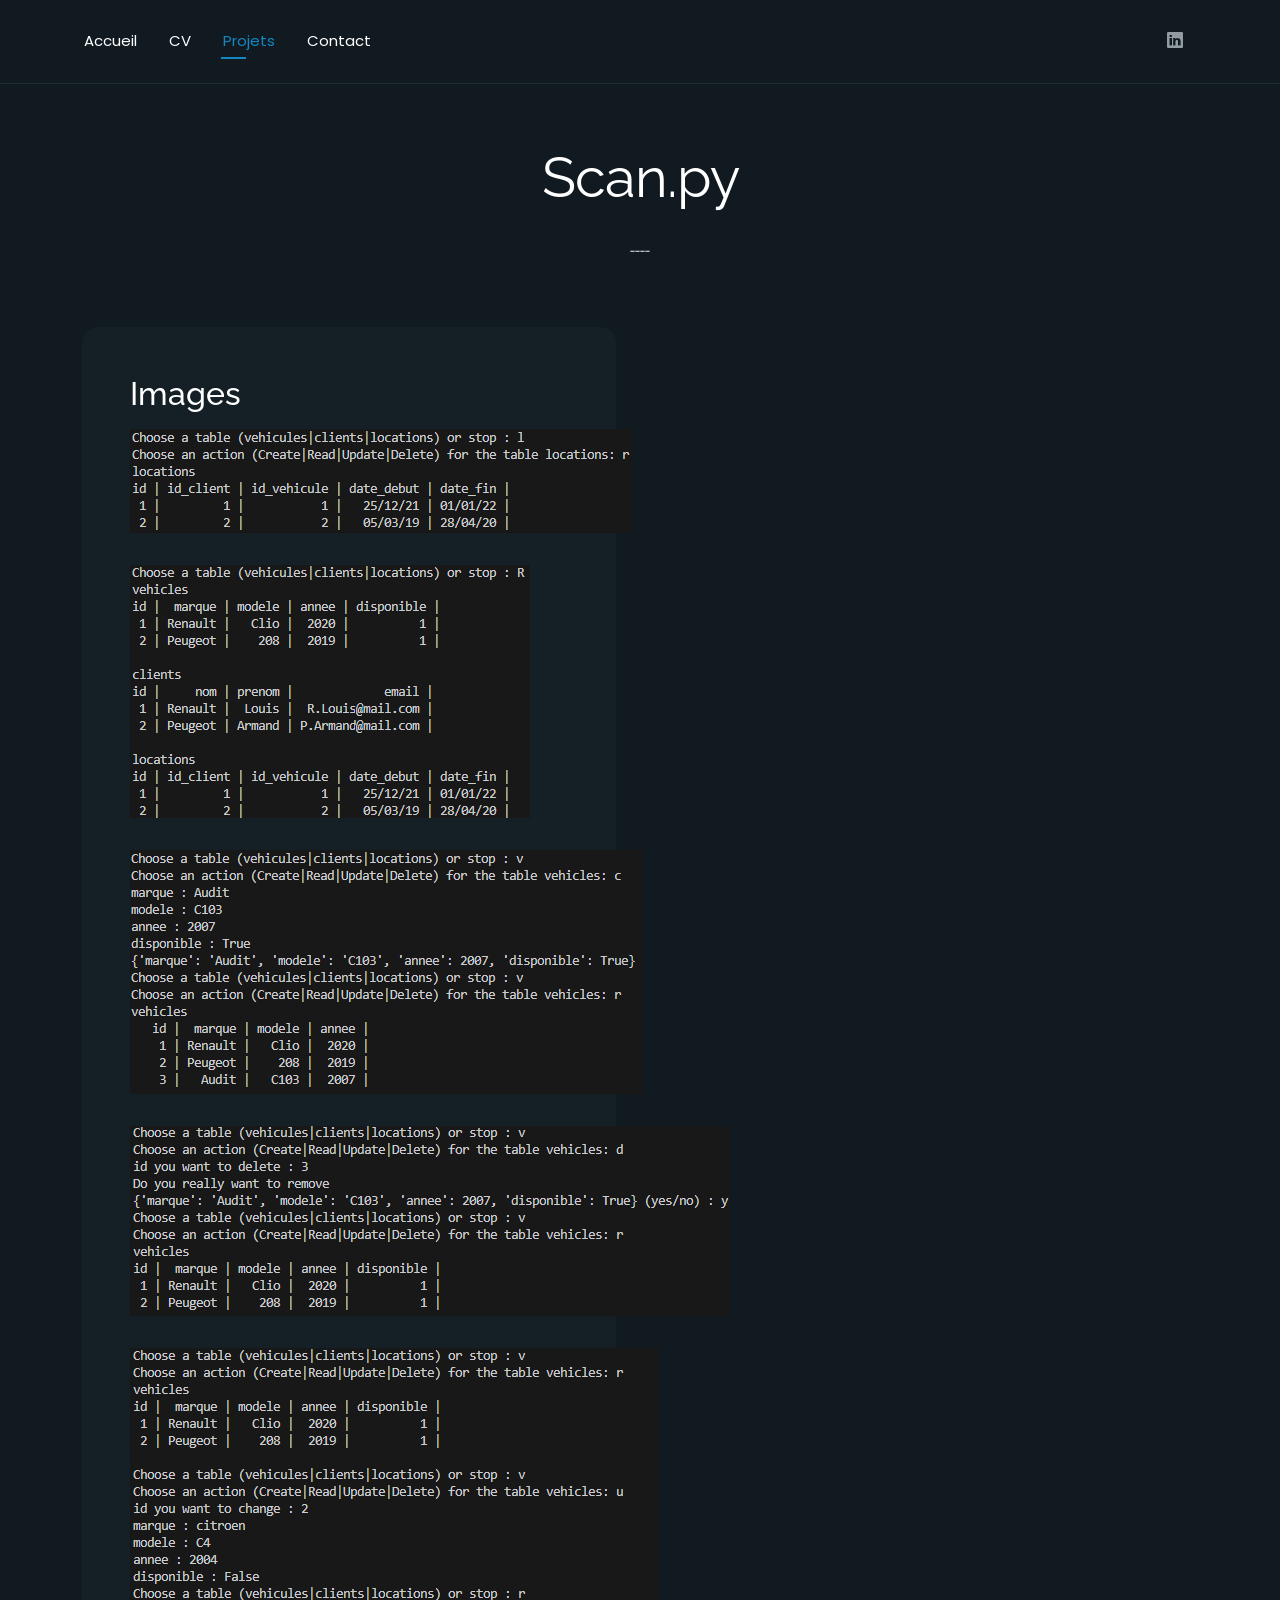
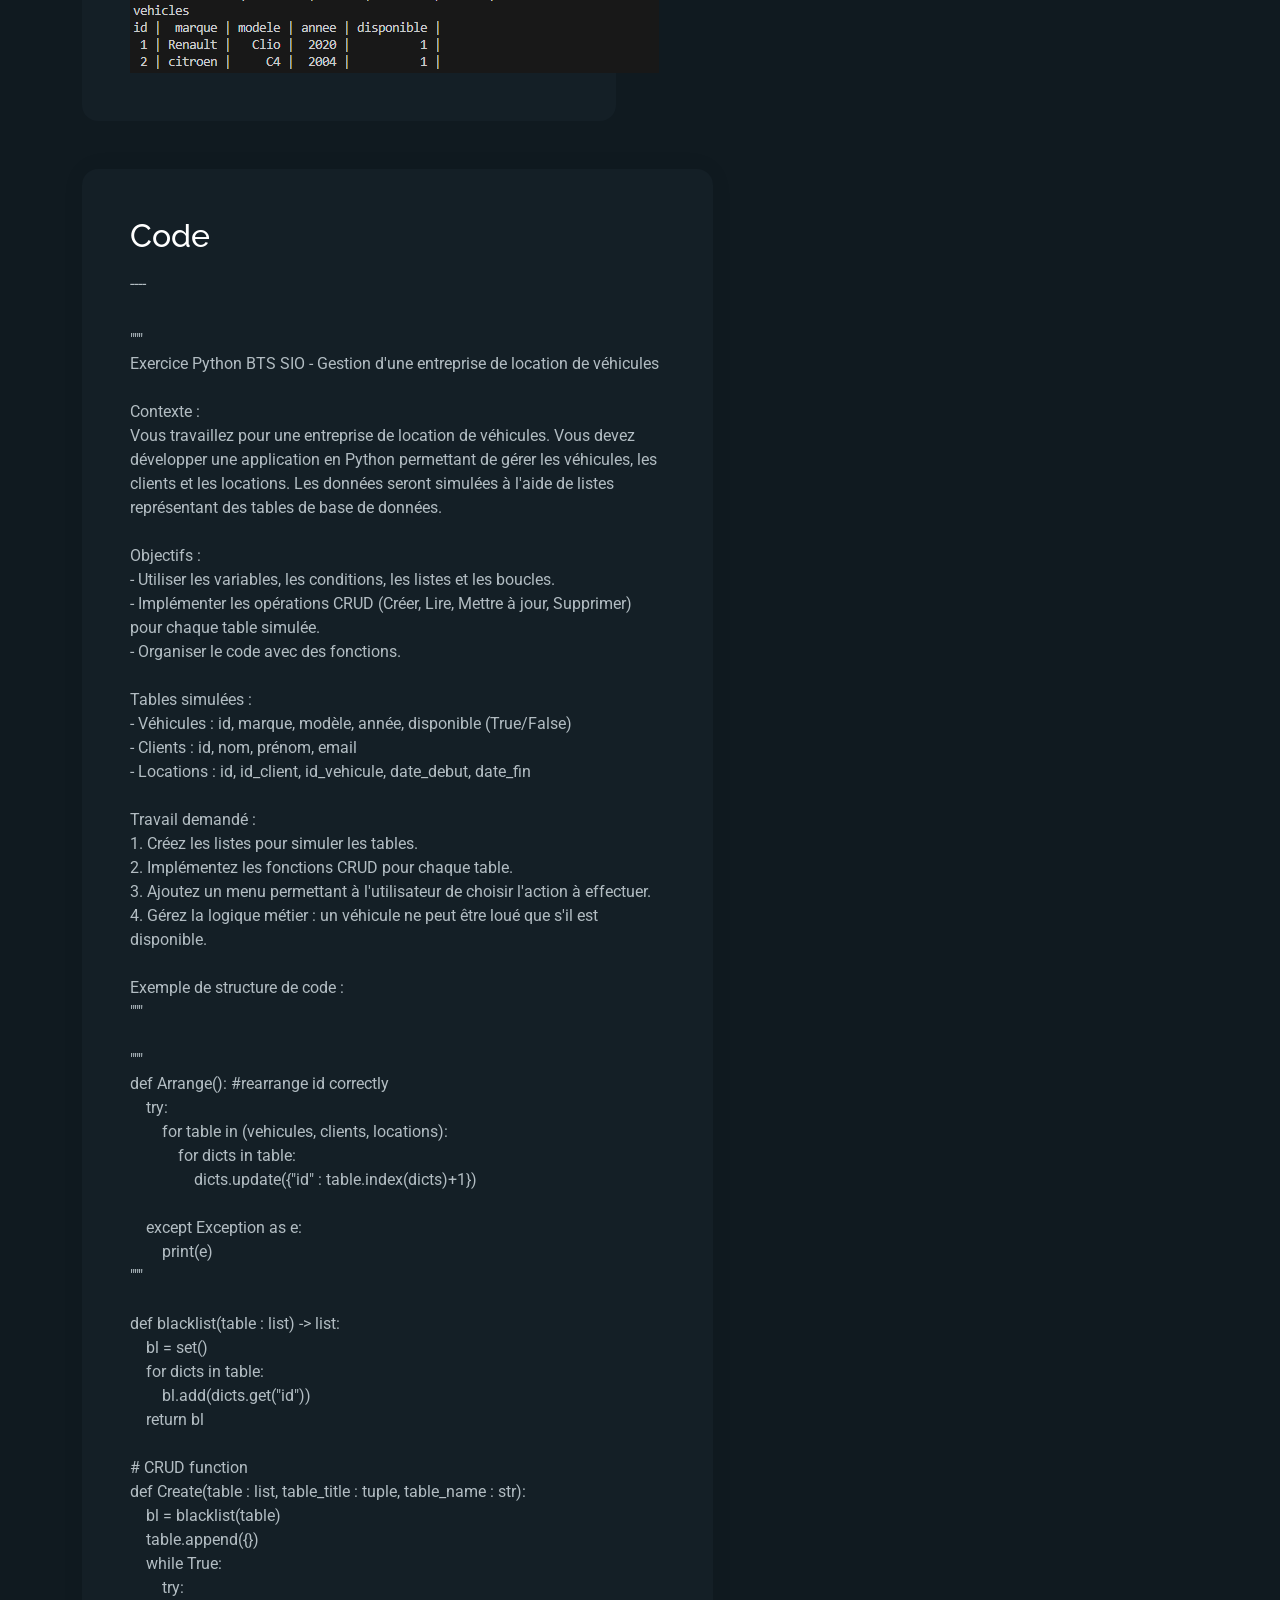
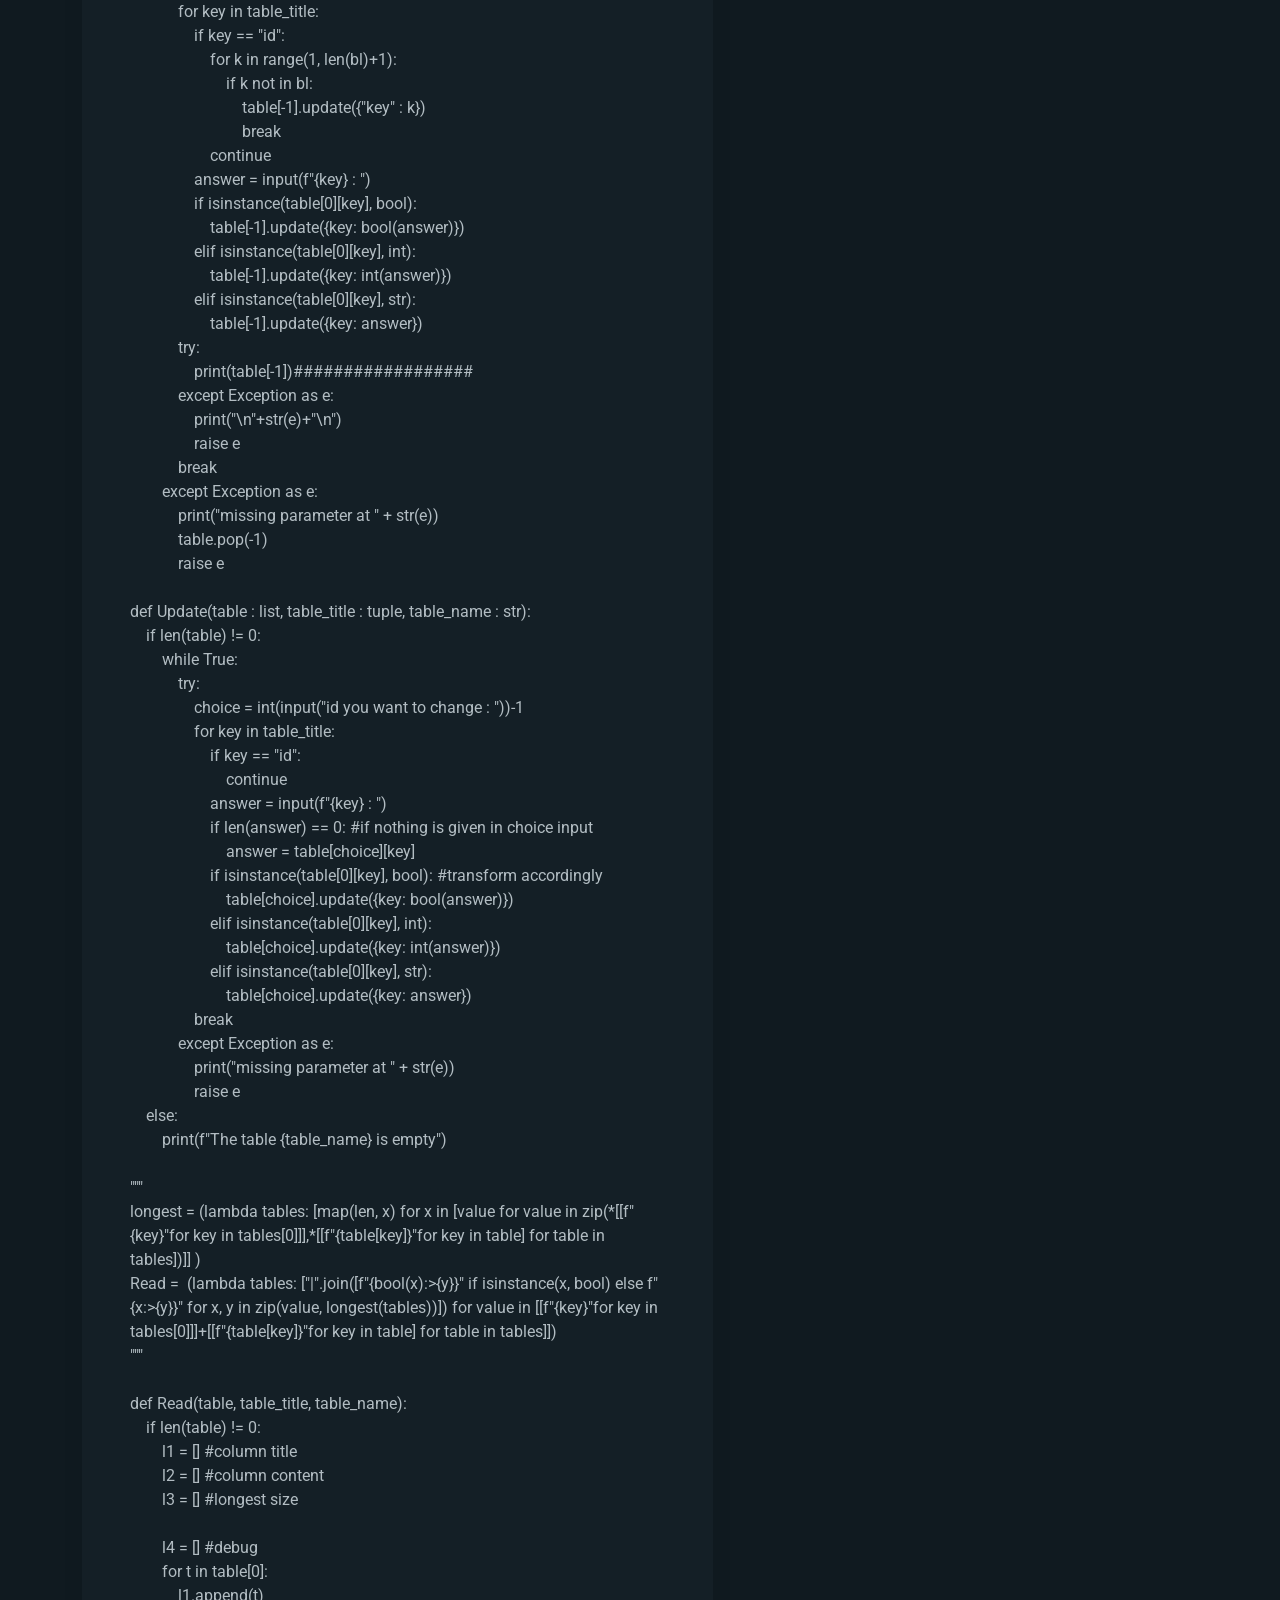
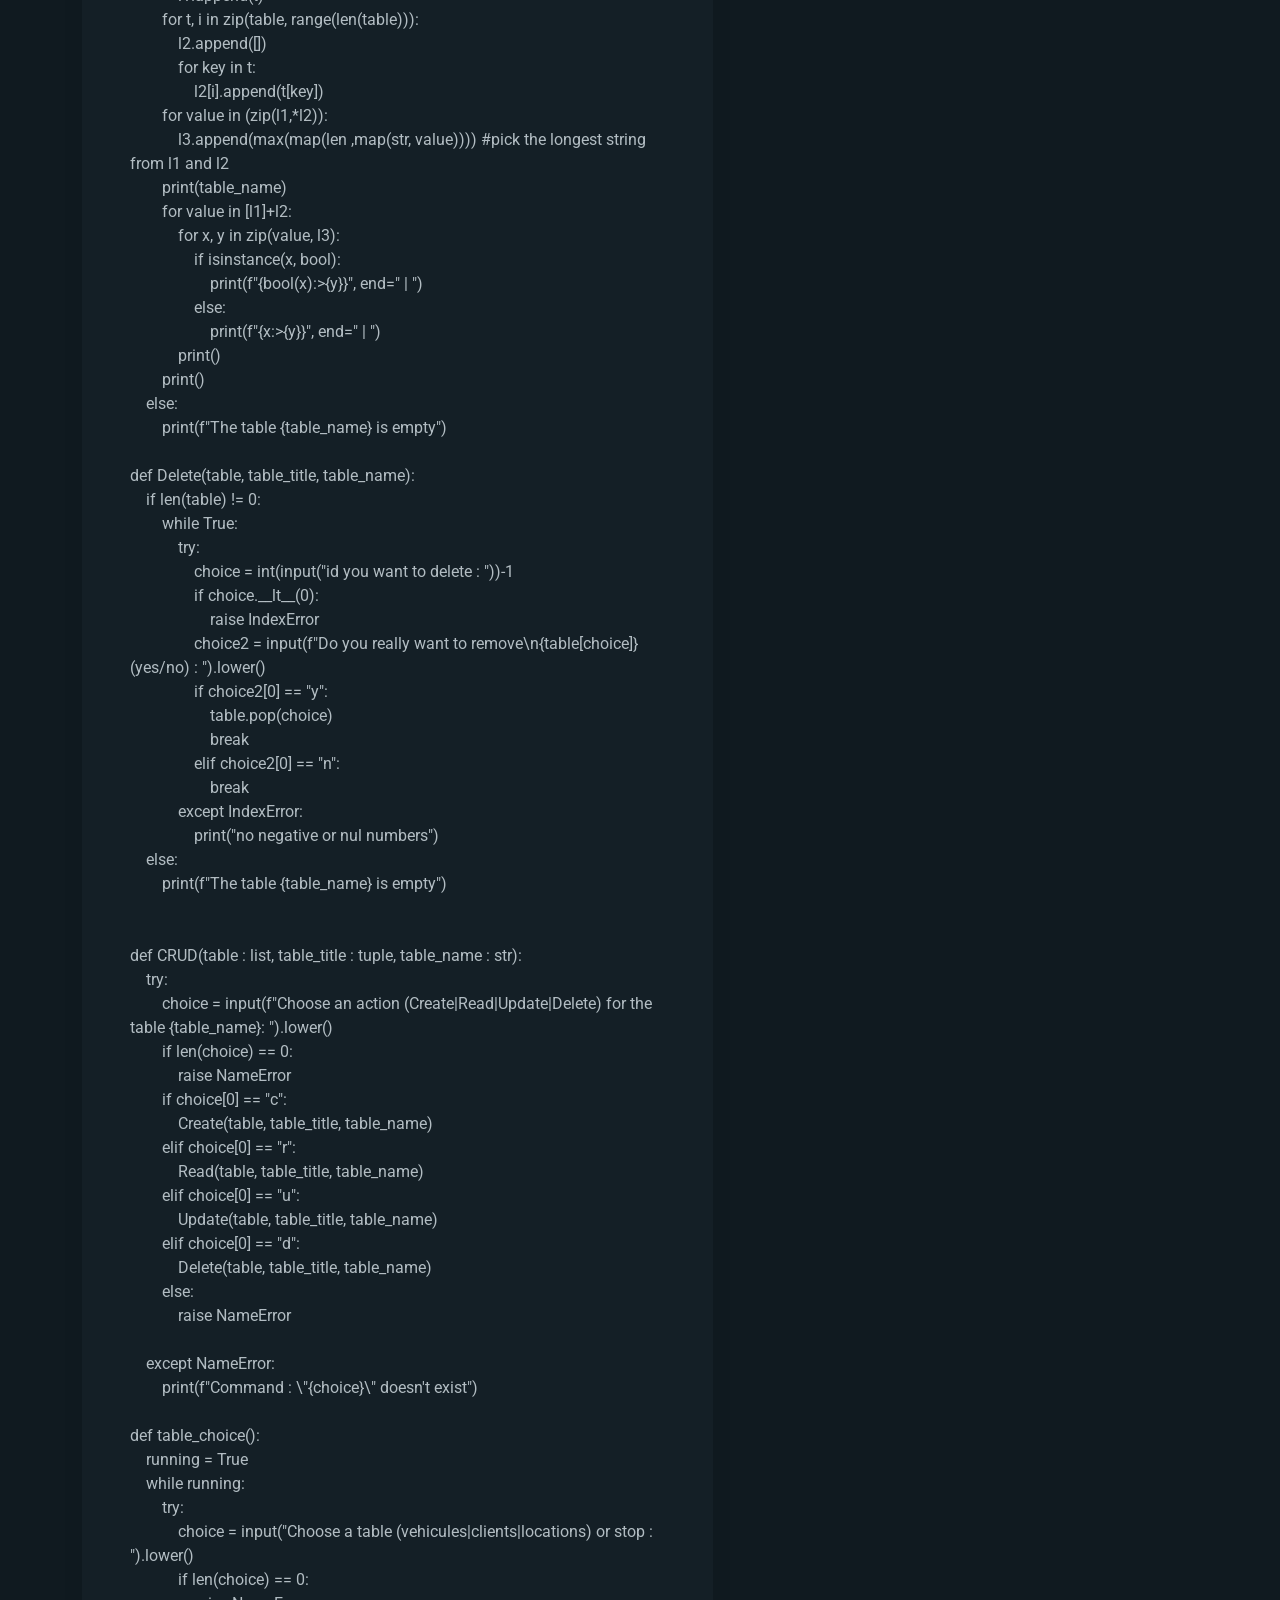
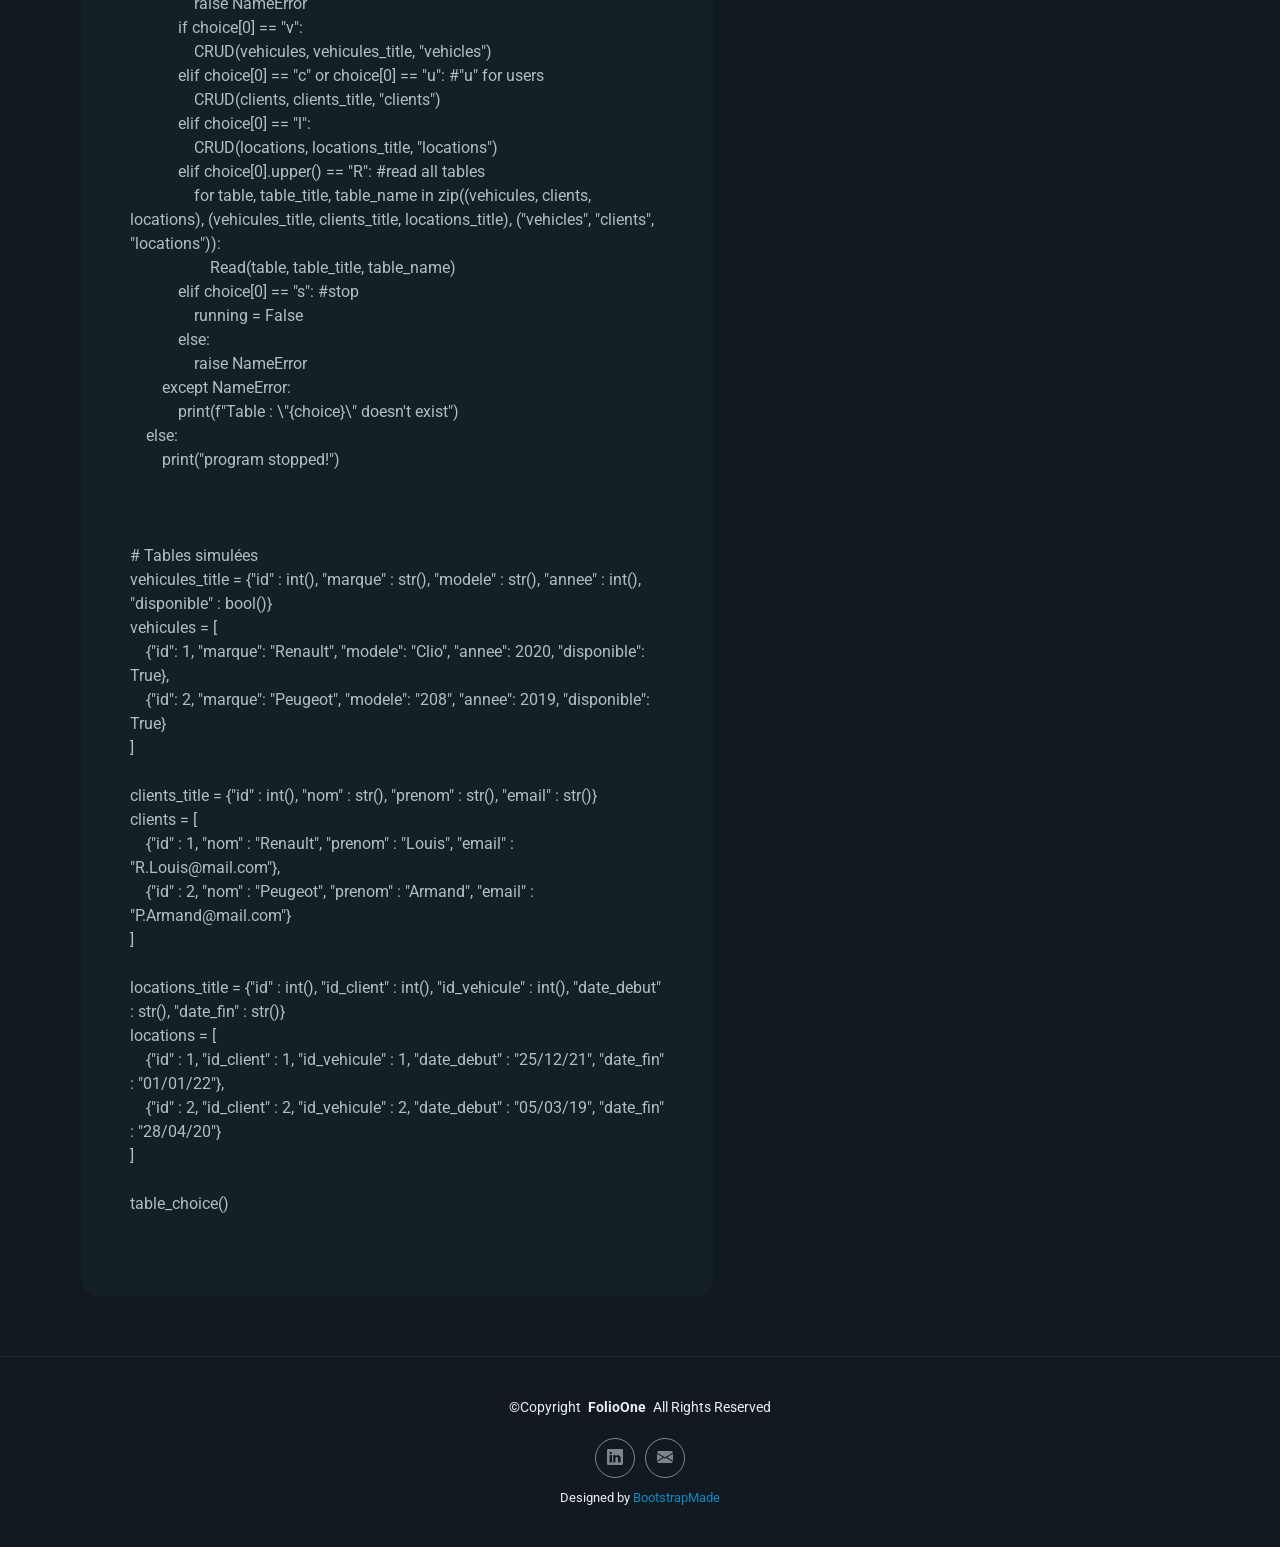
<file: pages/CRUD_lv.html>
<!DOCTYPE html>
<html lang="fr">

<head>
  <meta charset="utf-8">
  <meta content="width=device-width, initial-scale=1.0" name="viewport">
  <title>Contact - FolioOne Bootstrap Template</title>
  <meta name="description" content="">
  <meta name="keywords" content="">

  <!-- Favicons -->
  <link href="../assets/img/favicon.png" rel="icon">
  <link href="../assets/img/apple-touch-icon.png" rel="apple-touch-icon">

  <!-- Fonts -->
  <link href="https://fonts.googleapis.com" rel="preconnect">
  <link href="https://fonts.gstatic.com" rel="preconnect" crossorigin>
  <link href="https://fonts.googleapis.com/css2?family=Roboto:ital,wght@0,100;0,300;0,400;0,500;0,700;0,900;1,100;1,300;1,400;1,500;1,700;1,900&family=Poppins:ital,wght@0,100;0,200;0,300;0,400;0,500;0,600;0,700;0,800;0,900;1,100;1,200;1,300;1,400;1,500;1,600;1,700;1,800;1,900&family=Raleway:ital,wght@0,100;0,200;0,300;0,400;0,500;0,600;0,700;0,800;0,900;1,100;1,200;1,300;1,400;1,500;1,600;1,700;1,800;1,900&display=swap" rel="stylesheet">

  <!-- Vendor CSS Files -->
  <link href="../assets/vendor/bootstrap/css/bootstrap.min.css" rel="stylesheet">
  <link href="../assets/vendor/bootstrap-icons/bootstrap-icons.css" rel="stylesheet">
  <link href="../assets/vendor/aos/aos.css" rel="stylesheet">
  <link href="../assets/vendor/swiper/swiper-bundle.min.css" rel="stylesheet">
  <link href="../assets/vendor/glightbox/css/glightbox.min.css" rel="stylesheet">

  <!-- Main CSS File -->
  <link href="../assets/css/main.css" rel="stylesheet">

  <!-- =======================================================
  * Template Name: FolioOne
  * Template URL: https://bootstrapmade.com/folioone-bootstrap-portfolio-website-template/
  * Updated: Aug 23 2025 with Bootstrap v5.3.7
  * Author: BootstrapMade.com
  * License: https://bootstrapmade.com/license/
  ======================================================== -->
</head>

<body class="contact-page">

  <header id="header" class="header d-flex align-items-center light-background sticky-top">
    <div class="container d-flex align-items-center justify-content-between">

      <nav id="navmenu" class="navmenu">
        <ul>
          <li><a href="../index.html">Accueil</a></li>
          <li><a href="../resume.html">CV</a></li>
          <li><a href="../projet.html"class="active">Projets</a></li>
          <li><a href="../contact.html">Contact</a></li>
        </ul>
        <i class="mobile-nav-toggle d-xl-none bi bi-list"></i>
      </nav>

      <div class="header-social-links">
        <a href="https://www.linkedin.com/in/alexandre-brianto-a34583397/" target="_blank" class="linkedin"><i class="bi bi-linkedin"></i></a>
      </div>

    </div>
  </header>

  <main class="main">

    <!-- Contact Section -->
    <section id="image" class="contact section">

      <!-- Section Title -->
      <div class="container section-title" data-aos="fade-up">
        <h2>Scan.py</h2>
        <p>----</p>
      </div><!-- End Section Title -->

      <div class="container" data-aos="fade-up" data-aos-delay="100">

        <div class="row g-4 g-lg-5">
          <div class="col-lg-6">
            <div class="info-box" data-aos="fade-up" data-aos-delay="200">
              <h3>Images</h3>
              <!-- text here -->

              <div class="info-item" data-aos="fade-up" data-aos-delay="300">
                <div class="content">
                  <img src="../assets/img/portfolio/lv1.png" alt="">
                </div>
              </div>

              <div class="info-item" data-aos="fade-up" data-aos-delay="400">
                <div class="content">
                  <img src="../assets/img/portfolio/lv2.png" alt="">
                </div>
              </div>

              <div class="info-item" data-aos="fade-up" data-aos-delay="500">
                <div class="content">
                  <img src="../assets/img/portfolio/lv3.png" alt="">
                </div>
              </div>

              <div class="info-item" data-aos="fade-up" data-aos-delay="500">
                <div class="content">
                  <img src="../assets/img/portfolio/lv4.png" alt="">
                </div>
              </div>

              <div class="info-item" data-aos="fade-up" data-aos-delay="500">
                <div class="content">
                  <img src="../assets/img/portfolio/lv5.png" alt="">
                </div>
              </div>
            </div>
          </div>

          <!--second column-->
          <div class="col-lg-7">
            <div class="contact-form" data-aos="fade-up" data-aos-delay="300">
              <h3>Code</h3>
              <p>----</p>
                <div class="row gy-4">
                  <div class="col-md-6" style="width: auto; overflow-wrap: break-word">
                    <p id="code-text" style="white-space: pre-wrap;"></p>
                  </div>
                  <!-- <div class="col-md-6 ">
                    <input type="email" class="form-control" name="email" placeholder="Your Email" required="">
                  </div>
                  <div class="col-12">
                    <input type="text" class="form-control" name="subject" placeholder="Subject" required="">
                  </div>
                  <div class="col-12">
                    <textarea class="form-control" name="message" rows="6" placeholder="Message" required=""></textarea>
                  </div>
                   -->
                </div>

            </div>
          </div>

        </div>

      </div>

    </section><!-- /Contact Section -->
    

  </main>

  <footer id="footer" class="footer">

    <div class="container">
      <div class="copyright text-center ">
        <p>©<span>Copyright</span> <strong class="px-1 sitename">FolioOne</strong> <span>All Rights Reserved<br></span></p>
      </div>
      <div class="social-links d-flex justify-content-center">
        <a href="https://www.linkedin.com/in/alexandre-brianto-a34583397/" target="_blank" class="linkedin"><i class="bi bi-linkedin"></i></a>
        <a href="mailto:alexandre.brianto29@gmail.com"><i class="bi bi-envelope-fill"></i></a>
      </div>
      <div class="credits">
        <!-- All the links in the footer should remain intact. -->
        <!-- You can delete the links only if you've purchased the pro version. -->
        <!-- Licensing information: https://bootstrapmade.com/license/ -->
        <!-- Purchase the pro version with working PHP/AJAX contact form: [buy-url] -->
        Designed by <a href="https://bootstrapmade.com/">BootstrapMade</a>
      </div>
    </div>

  </footer>

  <!-- Scroll Top -->
  <a href="#" id="scroll-top" class="scroll-top d-flex align-items-center justify-content-center"><i class="bi bi-arrow-up-short"></i></a>

  <!-- Preloader -->
  <div id="preloader"></div>
  
  <!-- second column script -->
  <script>
        fetch('CRUD_lv.txt')
            .then(response => {
                if (!response.ok) throw new Error("File not found");
                return response.text();
            })
            .then(data => {
                document.getElementById("code-text").textContent = data;
            })
            .catch(error => {
                document.getElementById("code-text").textContent = "Error loading text.";
                console.error(error);
            });
    </script>

  <!-- Vendor JS Files -->
  <script src="../assets/vendor/bootstrap/js/bootstrap.bundle.min.js"></script>
  <script src="../assets/vendor/php-email-form/validate.js"></script>
  <script src="../assets/vendor/aos/aos.js"></script>
  <script src="../assets/vendor/typed.js/typed.umd.js"></script>
  <script src="../assets/vendor/waypoints/noframework.waypoints.js"></script>
  <script src="../assets/vendor/purecounter/purecounter_vanilla.js"></script>
  <script src="../assets/vendor/swiper/swiper-bundle.min.js"></script>
  <script src="../assets/vendor/imagesloaded/imagesloaded.pkgd.min.js"></script>
  <script src="../assets/vendor/isotope-layout/isotope.pkgd.min.js"></script>
  <script src="../assets/vendor/glightbox/js/glightbox.min.js"></script>

  <!-- Main JS File -->
  <script src="../assets/js/main.js"></script>

</body>

</html>
</file>
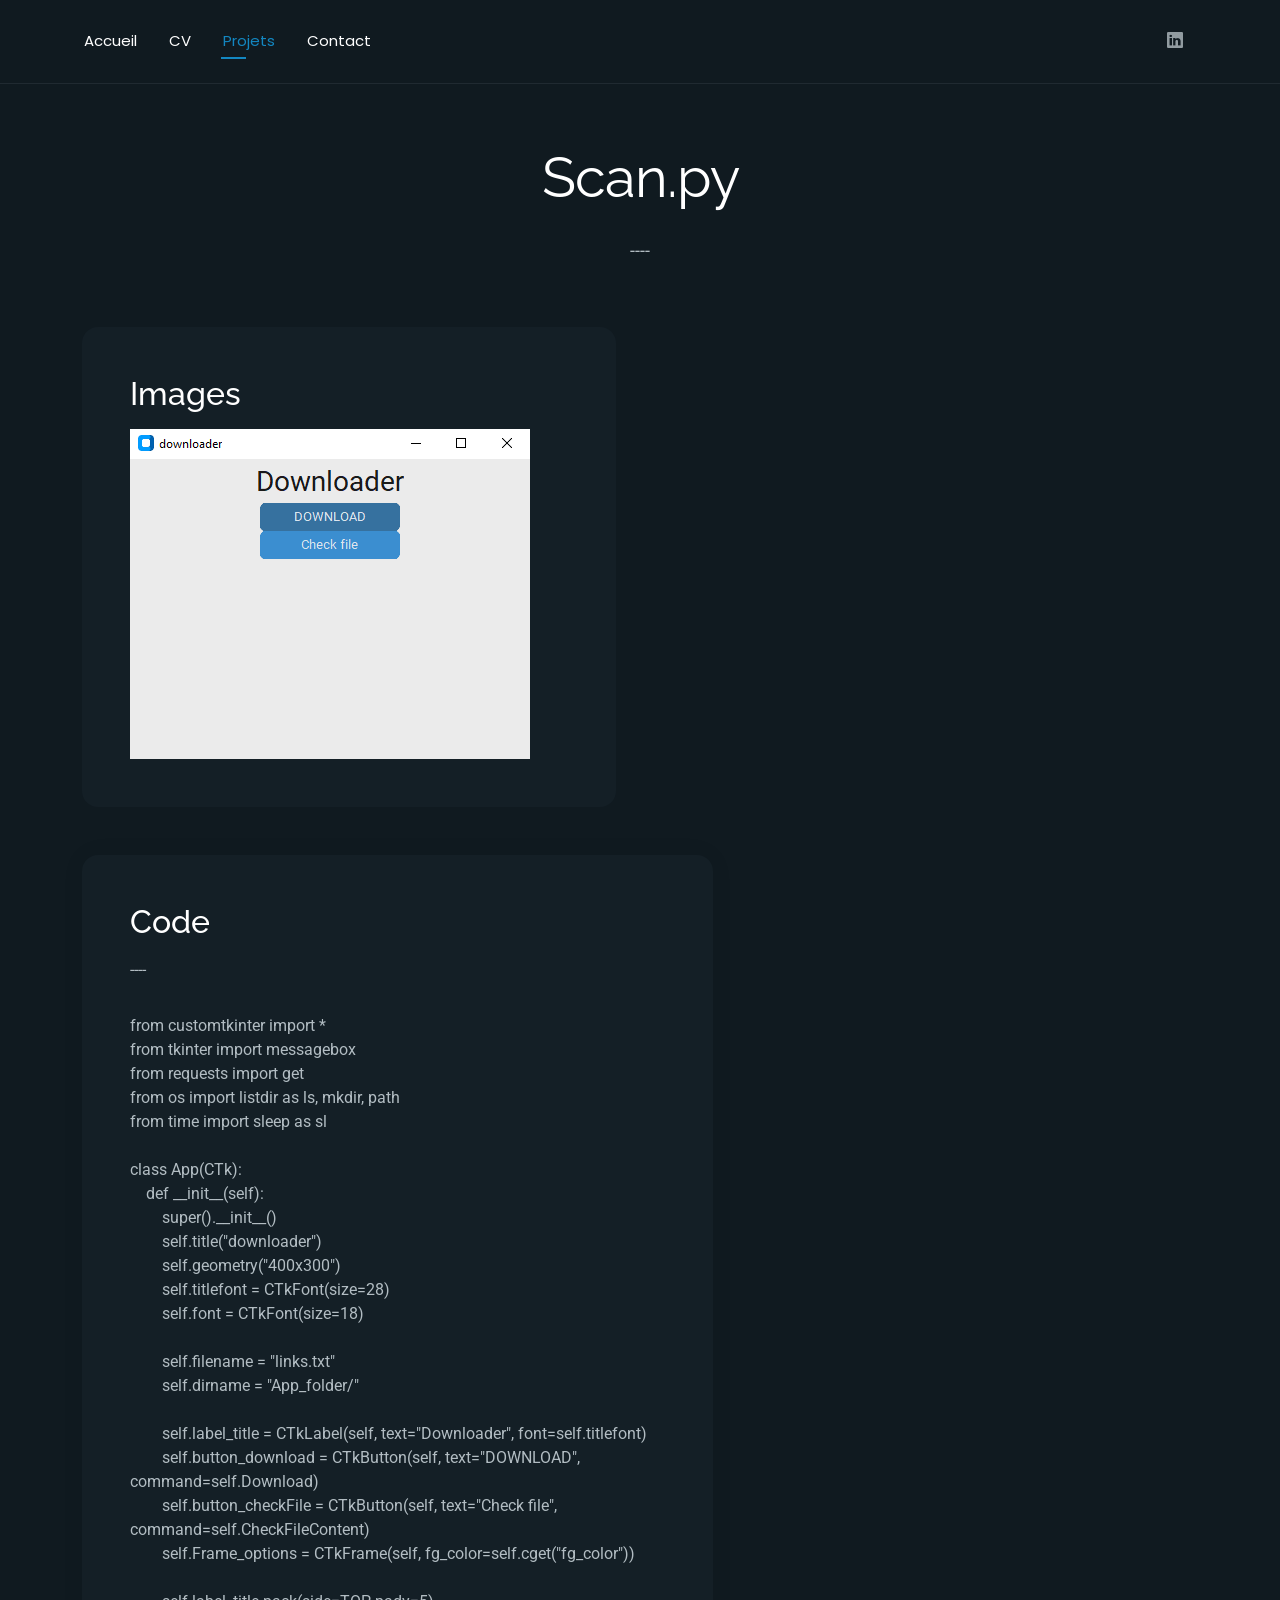
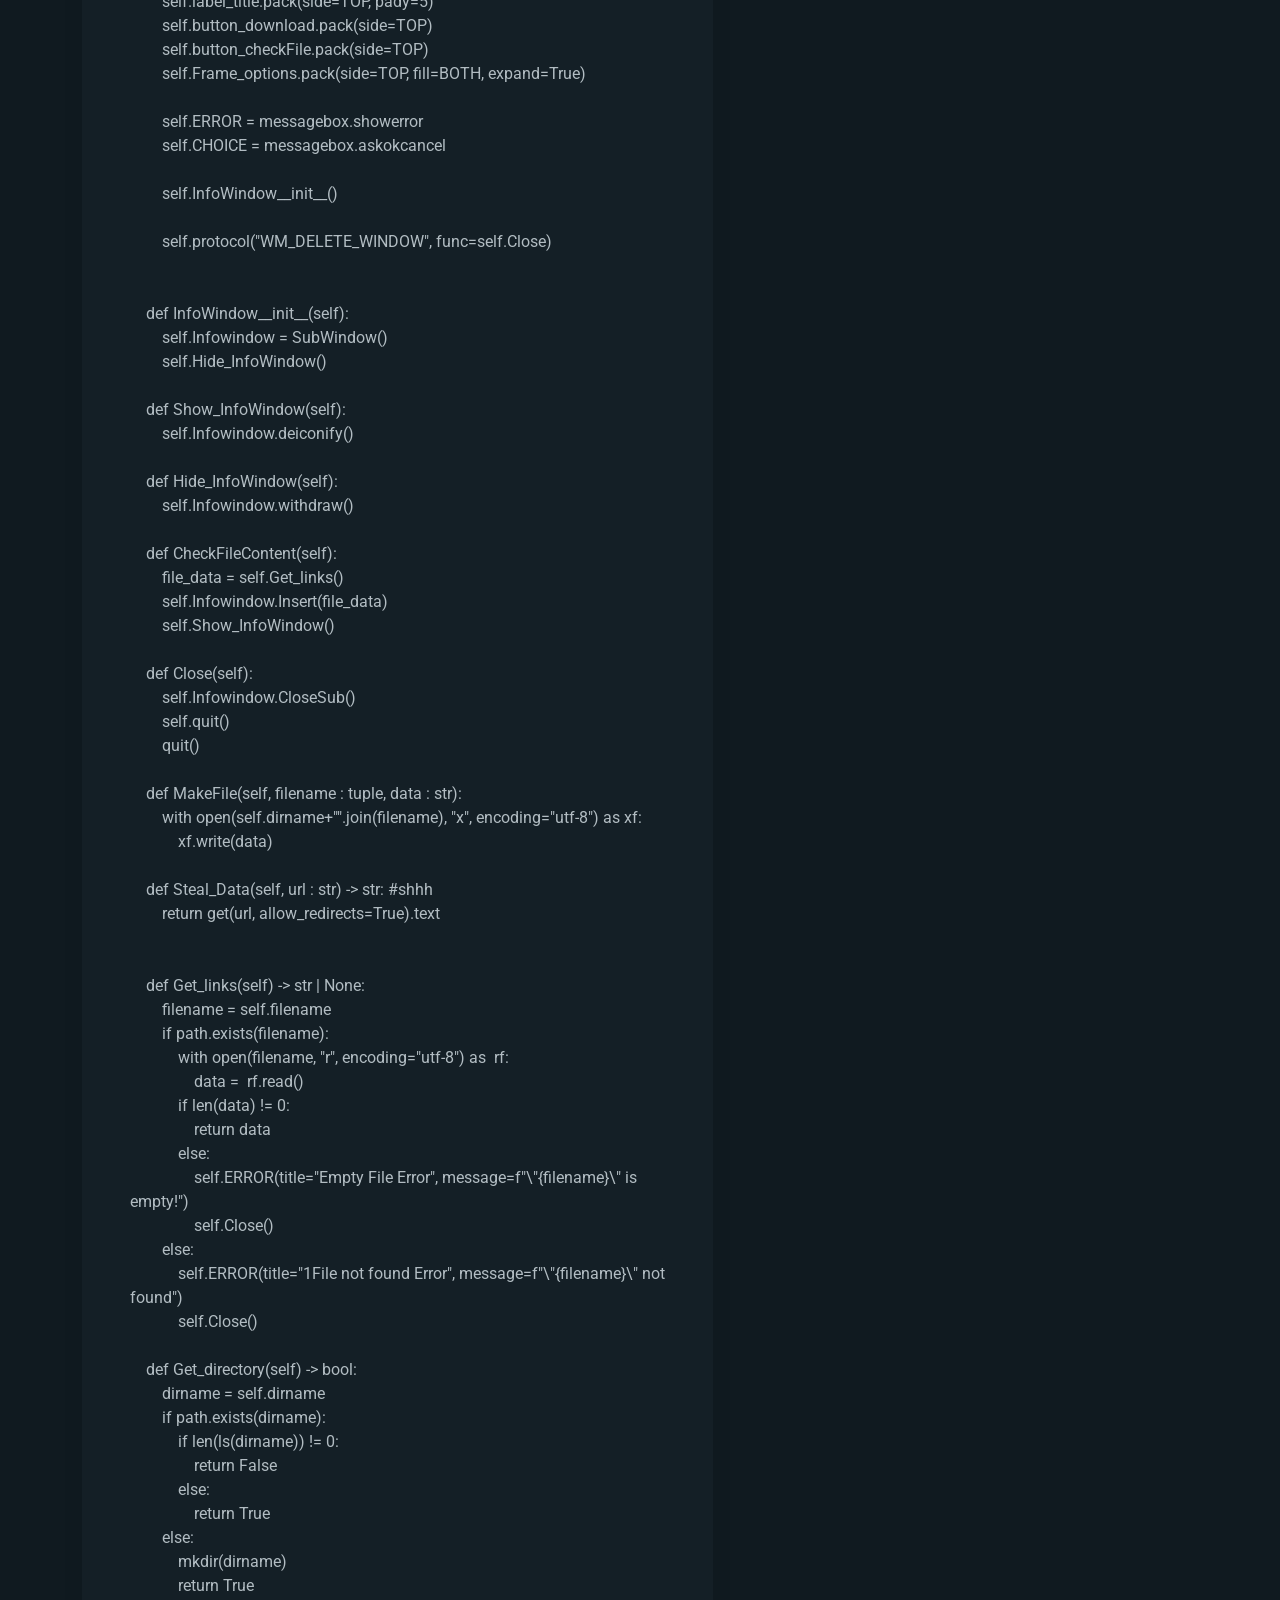
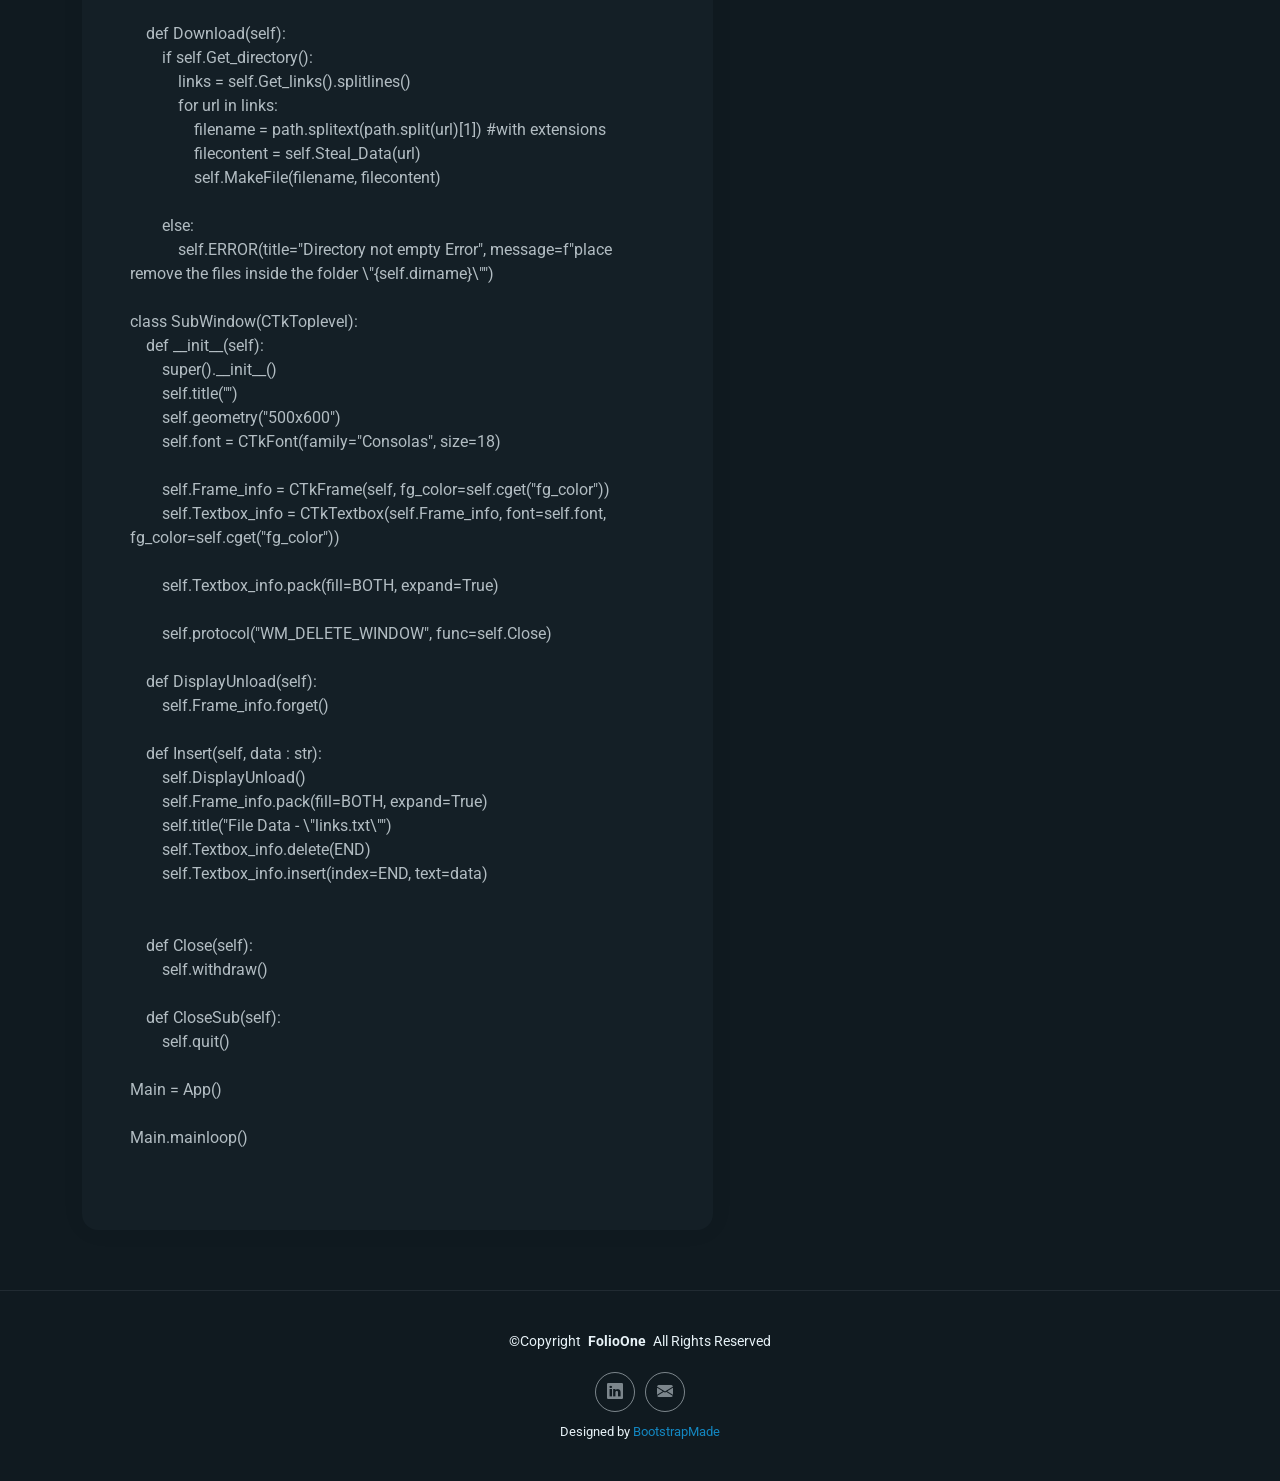
<file: pages/downloader.html>
<!DOCTYPE html>
<html lang="fr">

<head>
  <meta charset="utf-8">
  <meta content="width=device-width, initial-scale=1.0" name="viewport">
  <title>Contact - FolioOne Bootstrap Template</title>
  <meta name="description" content="">
  <meta name="keywords" content="">

  <!-- Favicons -->
  <link href="../assets/img/favicon.png" rel="icon">
  <link href="../assets/img/apple-touch-icon.png" rel="apple-touch-icon">

  <!-- Fonts -->
  <link href="https://fonts.googleapis.com" rel="preconnect">
  <link href="https://fonts.gstatic.com" rel="preconnect" crossorigin>
  <link href="https://fonts.googleapis.com/css2?family=Roboto:ital,wght@0,100;0,300;0,400;0,500;0,700;0,900;1,100;1,300;1,400;1,500;1,700;1,900&family=Poppins:ital,wght@0,100;0,200;0,300;0,400;0,500;0,600;0,700;0,800;0,900;1,100;1,200;1,300;1,400;1,500;1,600;1,700;1,800;1,900&family=Raleway:ital,wght@0,100;0,200;0,300;0,400;0,500;0,600;0,700;0,800;0,900;1,100;1,200;1,300;1,400;1,500;1,600;1,700;1,800;1,900&display=swap" rel="stylesheet">

  <!-- Vendor CSS Files -->
  <link href="../assets/vendor/bootstrap/css/bootstrap.min.css" rel="stylesheet">
  <link href="../assets/vendor/bootstrap-icons/bootstrap-icons.css" rel="stylesheet">
  <link href="../assets/vendor/aos/aos.css" rel="stylesheet">
  <link href="../assets/vendor/swiper/swiper-bundle.min.css" rel="stylesheet">
  <link href="../assets/vendor/glightbox/css/glightbox.min.css" rel="stylesheet">

  <!-- Main CSS File -->
  <link href="../assets/css/main.css" rel="stylesheet">

  <!-- =======================================================
  * Template Name: FolioOne
  * Template URL: https://bootstrapmade.com/folioone-bootstrap-portfolio-website-template/
  * Updated: Aug 23 2025 with Bootstrap v5.3.7
  * Author: BootstrapMade.com
  * License: https://bootstrapmade.com/license/
  ======================================================== -->
</head>

<body class="contact-page">

  <header id="header" class="header d-flex align-items-center light-background sticky-top">
    <div class="container d-flex align-items-center justify-content-between">

      <nav id="navmenu" class="navmenu">
        <ul>
          <li><a href="../index.html">Accueil</a></li>
          <li><a href="../resume.html">CV</a></li>
          <li><a href="../projet.html"class="active">Projets</a></li>
          <li><a href="../contact.html">Contact</a></li>
        </ul>
        <i class="mobile-nav-toggle d-xl-none bi bi-list"></i>
      </nav>

      <div class="header-social-links">
        <a href="https://www.linkedin.com/in/alexandre-brianto-a34583397/" target="_blank" class="linkedin"><i class="bi bi-linkedin"></i></a>
      </div>

    </div>
  </header>

  <main class="main">

    <!-- Contact Section -->
    <section id="image" class="contact section">

      <!-- Section Title -->
      <div class="container section-title" data-aos="fade-up">
        <h2>Scan.py</h2>
        <p>----</p>
      </div><!-- End Section Title -->

      <div class="container" data-aos="fade-up" data-aos-delay="100">

        <div class="row g-4 g-lg-5">
          <div class="col-lg-6">
            <div class="info-box" data-aos="fade-up" data-aos-delay="200">
              <h3>Images</h3>
              <!-- text here -->

              <div class="info-item" data-aos="fade-up" data-aos-delay="300">
                <div class="content">
                  <img src="../assets/img/portfolio/Downloader1.png" alt="">
                </div>
              </div>
<!-- 
              <div class="info-item" data-aos="fade-up" data-aos-delay="400">
                <div class="content">
                  <img src="../assets/img/portfolio/Scan2.png" alt="">
                </div>
              </div>

              <div class="info-item" data-aos="fade-up" data-aos-delay="500">
                <div class="content">
                  <img src="../assets/img/portfolio/Scan3.png" alt="">
                </div>
              </div> -->
            </div>
          </div>

          <!--second column-->
          <div class="col-lg-7">
            <div class="contact-form" data-aos="fade-up" data-aos-delay="300">
              <h3>Code</h3>
              <p>----</p>
                <div class="row gy-4">
                  <div class="col-md-6" style="width: auto; overflow-wrap: break-word">
                    <p id="code-text" style="white-space: pre-wrap;"></p>
                  </div>
                  <!-- <div class="col-md-6 ">
                    <input type="email" class="form-control" name="email" placeholder="Your Email" required="">
                  </div>
                  <div class="col-12">
                    <input type="text" class="form-control" name="subject" placeholder="Subject" required="">
                  </div>
                  <div class="col-12">
                    <textarea class="form-control" name="message" rows="6" placeholder="Message" required=""></textarea>
                  </div>
                   -->
                </div>

            </div>
          </div>

        </div>

      </div>

    </section><!-- /Contact Section -->
    

  </main>

  <footer id="footer" class="footer">

    <div class="container">
      <div class="copyright text-center ">
        <p>©<span>Copyright</span> <strong class="px-1 sitename">FolioOne</strong> <span>All Rights Reserved<br></span></p>
      </div>
      <div class="social-links d-flex justify-content-center">
        <a href="https://www.linkedin.com/in/alexandre-brianto-a34583397/" target="_blank" class="linkedin"><i class="bi bi-linkedin"></i></a>
        <a href="mailto:alexandre.brianto29@gmail.com"><i class="bi bi-envelope-fill"></i></a>
      </div>
      <div class="credits">
        <!-- All the links in the footer should remain intact. -->
        <!-- You can delete the links only if you've purchased the pro version. -->
        <!-- Licensing information: https://bootstrapmade.com/license/ -->
        <!-- Purchase the pro version with working PHP/AJAX contact form: [buy-url] -->
        Designed by <a href="https://bootstrapmade.com/">BootstrapMade</a>
      </div>
    </div>

  </footer>

  <!-- Scroll Top -->
  <a href="#" id="scroll-top" class="scroll-top d-flex align-items-center justify-content-center"><i class="bi bi-arrow-up-short"></i></a>

  <!-- Preloader -->
  <div id="preloader"></div>
  
  <!-- second column script -->
  <script>
        fetch('downloader.txt')
            .then(response => {
                if (!response.ok) throw new Error("File not found");
                return response.text();
            })
            .then(data => {
                document.getElementById("code-text").textContent = data;
            })
            .catch(error => {
                document.getElementById("code-text").textContent = "Error loading text.";
                console.error(error);
            });
    </script>

  <!-- Vendor JS Files -->
  <script src="../assets/vendor/bootstrap/js/bootstrap.bundle.min.js"></script>
  <script src="../assets/vendor/php-email-form/validate.js"></script>
  <script src="../assets/vendor/aos/aos.js"></script>
  <script src="../assets/vendor/typed.js/typed.umd.js"></script>
  <script src="../assets/vendor/waypoints/noframework.waypoints.js"></script>
  <script src="../assets/vendor/purecounter/purecounter_vanilla.js"></script>
  <script src="../assets/vendor/swiper/swiper-bundle.min.js"></script>
  <script src="../assets/vendor/imagesloaded/imagesloaded.pkgd.min.js"></script>
  <script src="../assets/vendor/isotope-layout/isotope.pkgd.min.js"></script>
  <script src="../assets/vendor/glightbox/js/glightbox.min.js"></script>

  <!-- Main JS File -->
  <script src="../assets/js/main.js"></script>

</body>

</html>
</file>
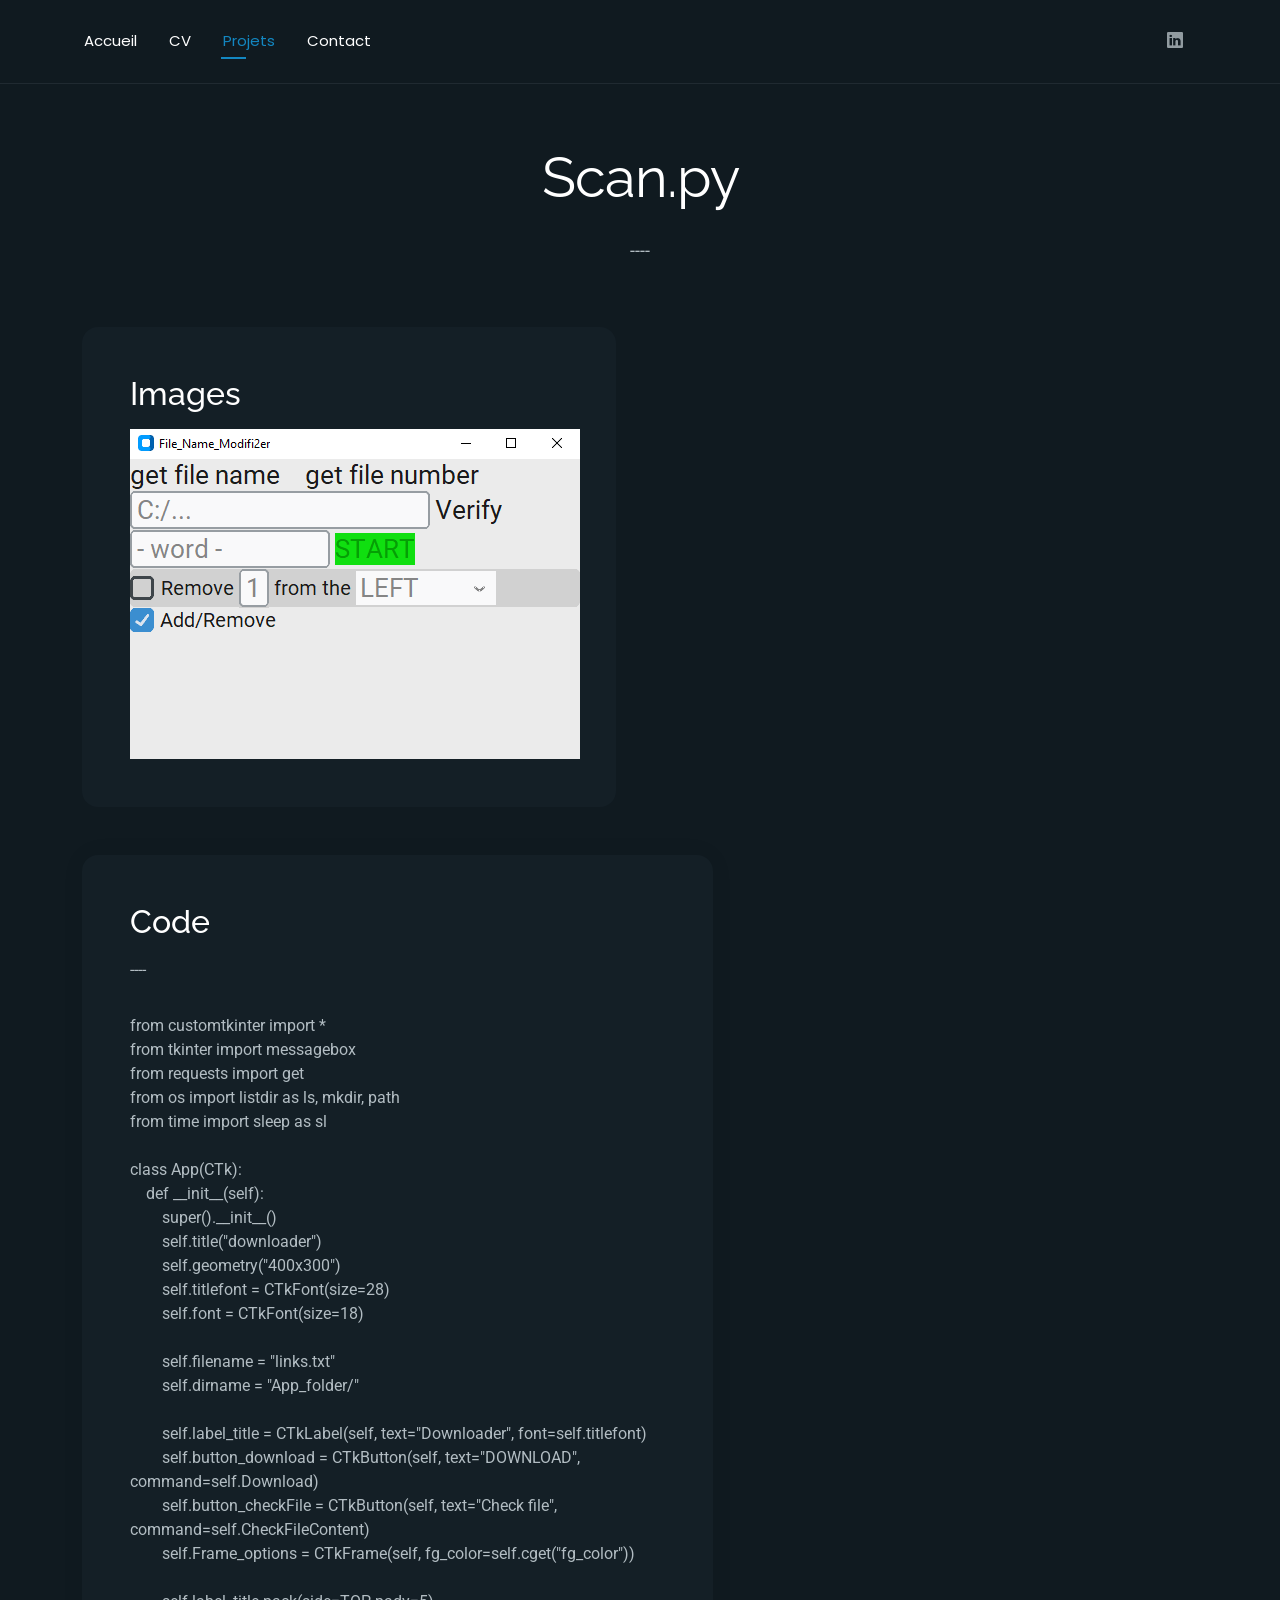
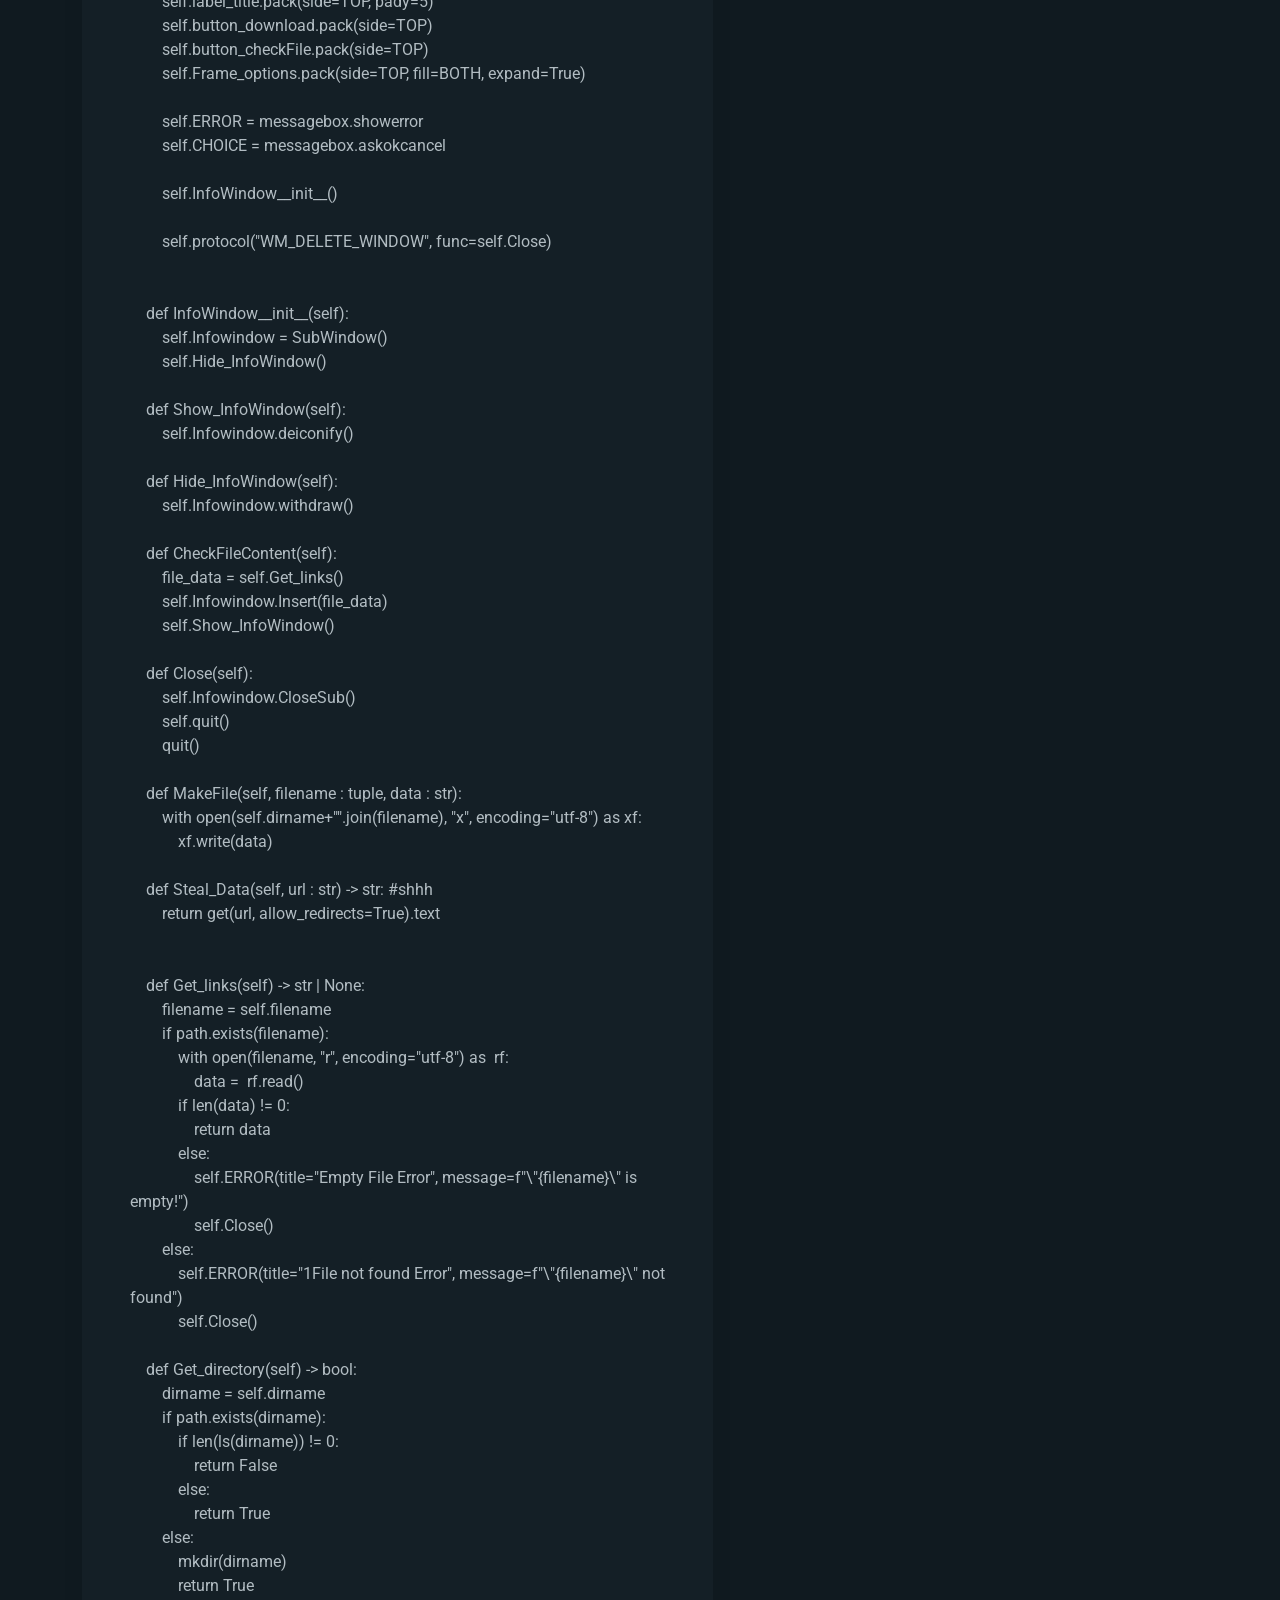
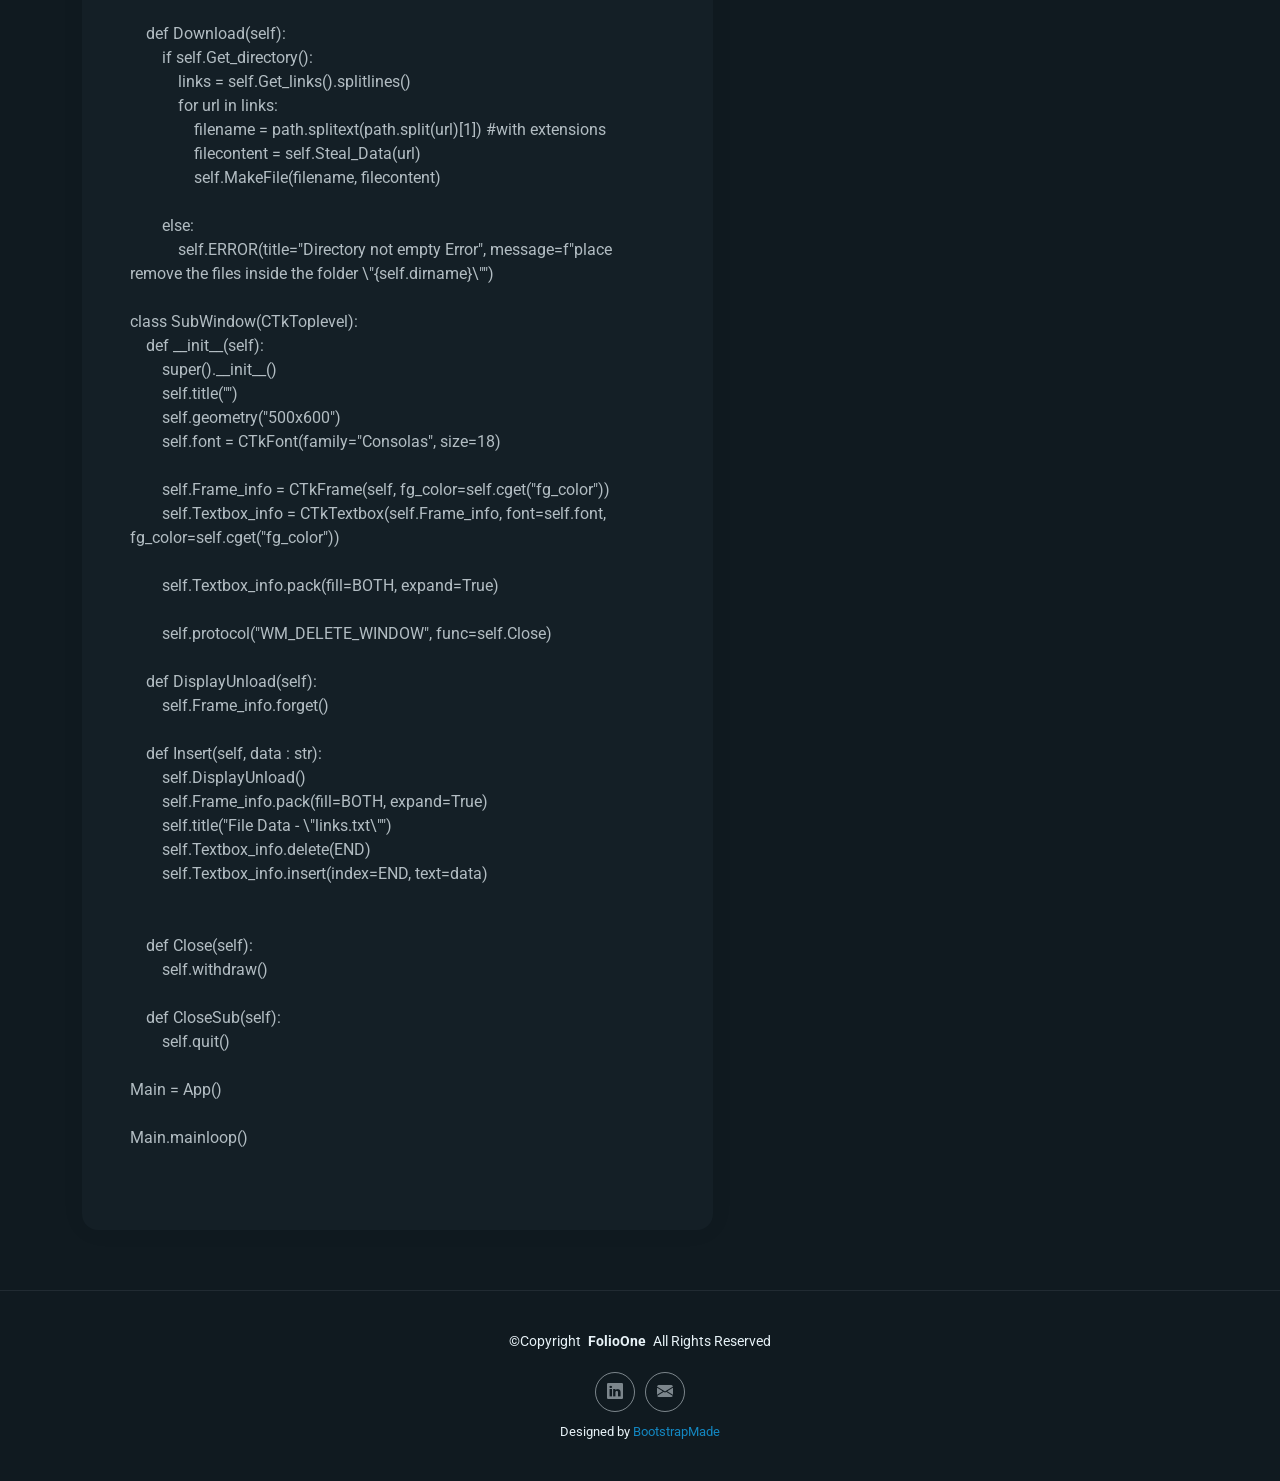
<file: pages/FNM.html>
<!DOCTYPE html>
<html lang="fr">

<head>
  <meta charset="utf-8">
  <meta content="width=device-width, initial-scale=1.0" name="viewport">
  <title>Contact - FolioOne Bootstrap Template</title>
  <meta name="description" content="">
  <meta name="keywords" content="">

  <!-- Favicons -->
  <link href="../assets/img/favicon.png" rel="icon">
  <link href="../assets/img/apple-touch-icon.png" rel="apple-touch-icon">

  <!-- Fonts -->
  <link href="https://fonts.googleapis.com" rel="preconnect">
  <link href="https://fonts.gstatic.com" rel="preconnect" crossorigin>
  <link href="https://fonts.googleapis.com/css2?family=Roboto:ital,wght@0,100;0,300;0,400;0,500;0,700;0,900;1,100;1,300;1,400;1,500;1,700;1,900&family=Poppins:ital,wght@0,100;0,200;0,300;0,400;0,500;0,600;0,700;0,800;0,900;1,100;1,200;1,300;1,400;1,500;1,600;1,700;1,800;1,900&family=Raleway:ital,wght@0,100;0,200;0,300;0,400;0,500;0,600;0,700;0,800;0,900;1,100;1,200;1,300;1,400;1,500;1,600;1,700;1,800;1,900&display=swap" rel="stylesheet">

  <!-- Vendor CSS Files -->
  <link href="../assets/vendor/bootstrap/css/bootstrap.min.css" rel="stylesheet">
  <link href="../assets/vendor/bootstrap-icons/bootstrap-icons.css" rel="stylesheet">
  <link href="../assets/vendor/aos/aos.css" rel="stylesheet">
  <link href="../assets/vendor/swiper/swiper-bundle.min.css" rel="stylesheet">
  <link href="../assets/vendor/glightbox/css/glightbox.min.css" rel="stylesheet">

  <!-- Main CSS File -->
  <link href="../assets/css/main.css" rel="stylesheet">

  <!-- =======================================================
  * Template Name: FolioOne
  * Template URL: https://bootstrapmade.com/folioone-bootstrap-portfolio-website-template/
  * Updated: Aug 23 2025 with Bootstrap v5.3.7
  * Author: BootstrapMade.com
  * License: https://bootstrapmade.com/license/
  ======================================================== -->
</head>

<body class="contact-page">

  <header id="header" class="header d-flex align-items-center light-background sticky-top">
    <div class="container d-flex align-items-center justify-content-between">

      <nav id="navmenu" class="navmenu">
        <ul>
          <li><a href="../index.html">Accueil</a></li>
          <li><a href="../resume.html">CV</a></li>
          <li><a href="../projet.html"class="active">Projets</a></li>
          <li><a href="../contact.html">Contact</a></li>
        </ul>
        <i class="mobile-nav-toggle d-xl-none bi bi-list"></i>
      </nav>

      <div class="header-social-links">
        <a href="https://www.linkedin.com/in/alexandre-brianto-a34583397/" target="_blank" class="linkedin"><i class="bi bi-linkedin"></i></a>
      </div>

    </div>
  </header>

  <main class="main">

    <!-- Contact Section -->
    <section id="image" class="contact section">

      <!-- Section Title -->
      <div class="container section-title" data-aos="fade-up">
        <h2>Scan.py</h2>
        <p>----</p>
      </div><!-- End Section Title -->

      <div class="container" data-aos="fade-up" data-aos-delay="100">

        <div class="row g-4 g-lg-5">
          <div class="col-lg-6">
            <div class="info-box" data-aos="fade-up" data-aos-delay="200">
              <h3>Images</h3>
              <!-- text here -->

              <div class="info-item" data-aos="fade-up" data-aos-delay="300">
                <div class="content">
                  <img src="../assets/img/portfolio/FNM1.png" alt="">
                </div>
              </div>
<!-- 
              <div class="info-item" data-aos="fade-up" data-aos-delay="400">
                <div class="content">
                  <img src="../assets/img/portfolio/Scan2.png" alt="">
                </div>
              </div>

              <div class="info-item" data-aos="fade-up" data-aos-delay="500">
                <div class="content">
                  <img src="../assets/img/portfolio/Scan3.png" alt="">
                </div>
              </div> -->
            </div>
          </div>

          <!--second column-->
          <div class="col-lg-7">
            <div class="contact-form" data-aos="fade-up" data-aos-delay="300">
              <h3>Code</h3>
              <p>----</p>
                <div class="row gy-4">
                  <div class="col-md-6" style="width: auto; overflow-wrap: break-word">
                    <p id="code-text" style="white-space: pre-wrap;"></p>
                  </div>
                  <!-- <div class="col-md-6 ">
                    <input type="email" class="form-control" name="email" placeholder="Your Email" required="">
                  </div>
                  <div class="col-12">
                    <input type="text" class="form-control" name="subject" placeholder="Subject" required="">
                  </div>
                  <div class="col-12">
                    <textarea class="form-control" name="message" rows="6" placeholder="Message" required=""></textarea>
                  </div>
                   -->
                </div>

            </div>
          </div>

        </div>

      </div>

    </section><!-- /Contact Section -->
    

  </main>

  <footer id="footer" class="footer">

    <div class="container">
      <div class="copyright text-center ">
        <p>©<span>Copyright</span> <strong class="px-1 sitename">FolioOne</strong> <span>All Rights Reserved<br></span></p>
      </div>
      <div class="social-links d-flex justify-content-center">
        <a href="https://www.linkedin.com/in/alexandre-brianto-a34583397/" target="_blank" class="linkedin"><i class="bi bi-linkedin"></i></a>
        <a href="mailto:alexandre.brianto29@gmail.com"><i class="bi bi-envelope-fill"></i></a>
      </div>
      <div class="credits">
        <!-- All the links in the footer should remain intact. -->
        <!-- You can delete the links only if you've purchased the pro version. -->
        <!-- Licensing information: https://bootstrapmade.com/license/ -->
        <!-- Purchase the pro version with working PHP/AJAX contact form: [buy-url] -->
        Designed by <a href="https://bootstrapmade.com/">BootstrapMade</a>
      </div>
    </div>

  </footer>

  <!-- Scroll Top -->
  <a href="#" id="scroll-top" class="scroll-top d-flex align-items-center justify-content-center"><i class="bi bi-arrow-up-short"></i></a>

  <!-- Preloader -->
  <div id="preloader"></div>
  
  <!-- second column script -->
  <script>
        fetch('downloader.txt')
            .then(response => {
                if (!response.ok) throw new Error("File not found");
                return response.text();
            })
            .then(data => {
                document.getElementById("code-text").textContent = data;
            })
            .catch(error => {
                document.getElementById("code-text").textContent = "Error loading text.";
                console.error(error);
            });
    </script>

  <!-- Vendor JS Files -->
  <script src="../assets/vendor/bootstrap/js/bootstrap.bundle.min.js"></script>
  <script src="../assets/vendor/php-email-form/validate.js"></script>
  <script src="../assets/vendor/aos/aos.js"></script>
  <script src="../assets/vendor/typed.js/typed.umd.js"></script>
  <script src="../assets/vendor/waypoints/noframework.waypoints.js"></script>
  <script src="../assets/vendor/purecounter/purecounter_vanilla.js"></script>
  <script src="../assets/vendor/swiper/swiper-bundle.min.js"></script>
  <script src="../assets/vendor/imagesloaded/imagesloaded.pkgd.min.js"></script>
  <script src="../assets/vendor/isotope-layout/isotope.pkgd.min.js"></script>
  <script src="../assets/vendor/glightbox/js/glightbox.min.js"></script>

  <!-- Main JS File -->
  <script src="../assets/js/main.js"></script>

</body>

</html>
</file>
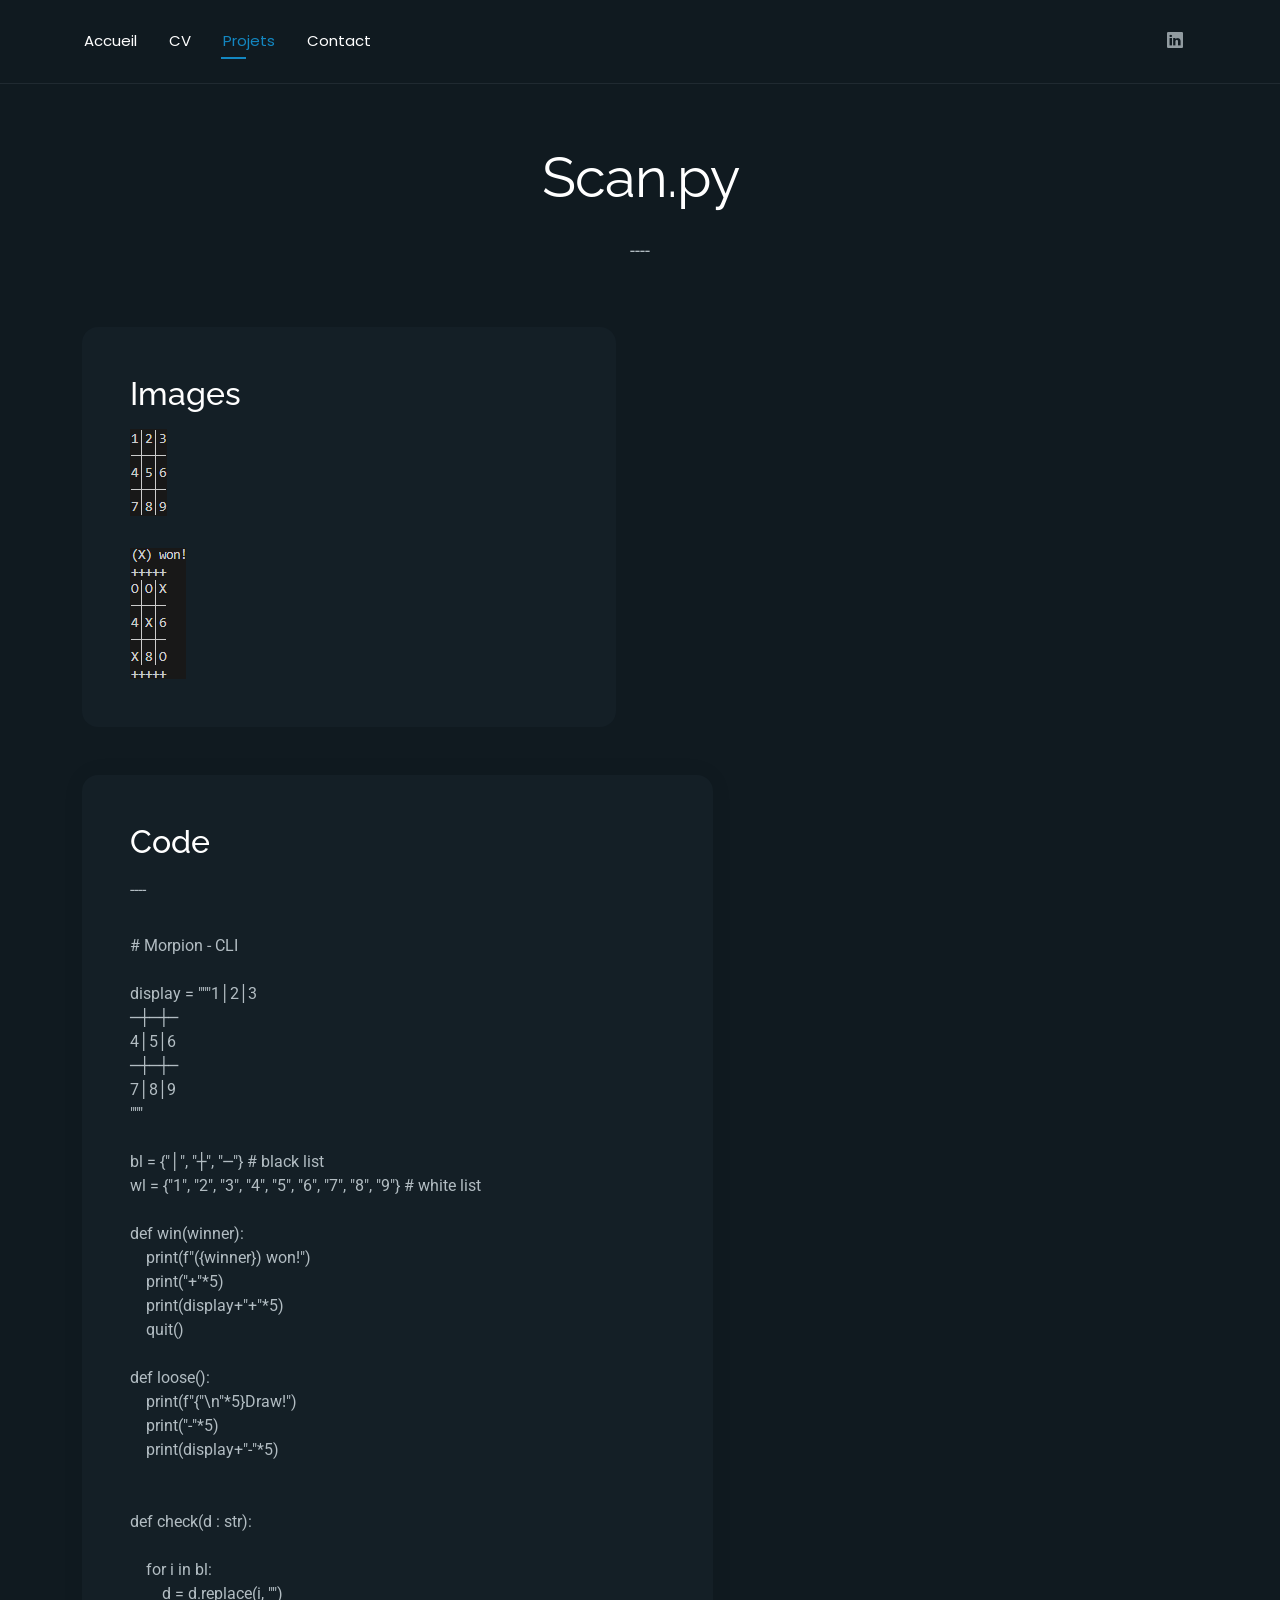
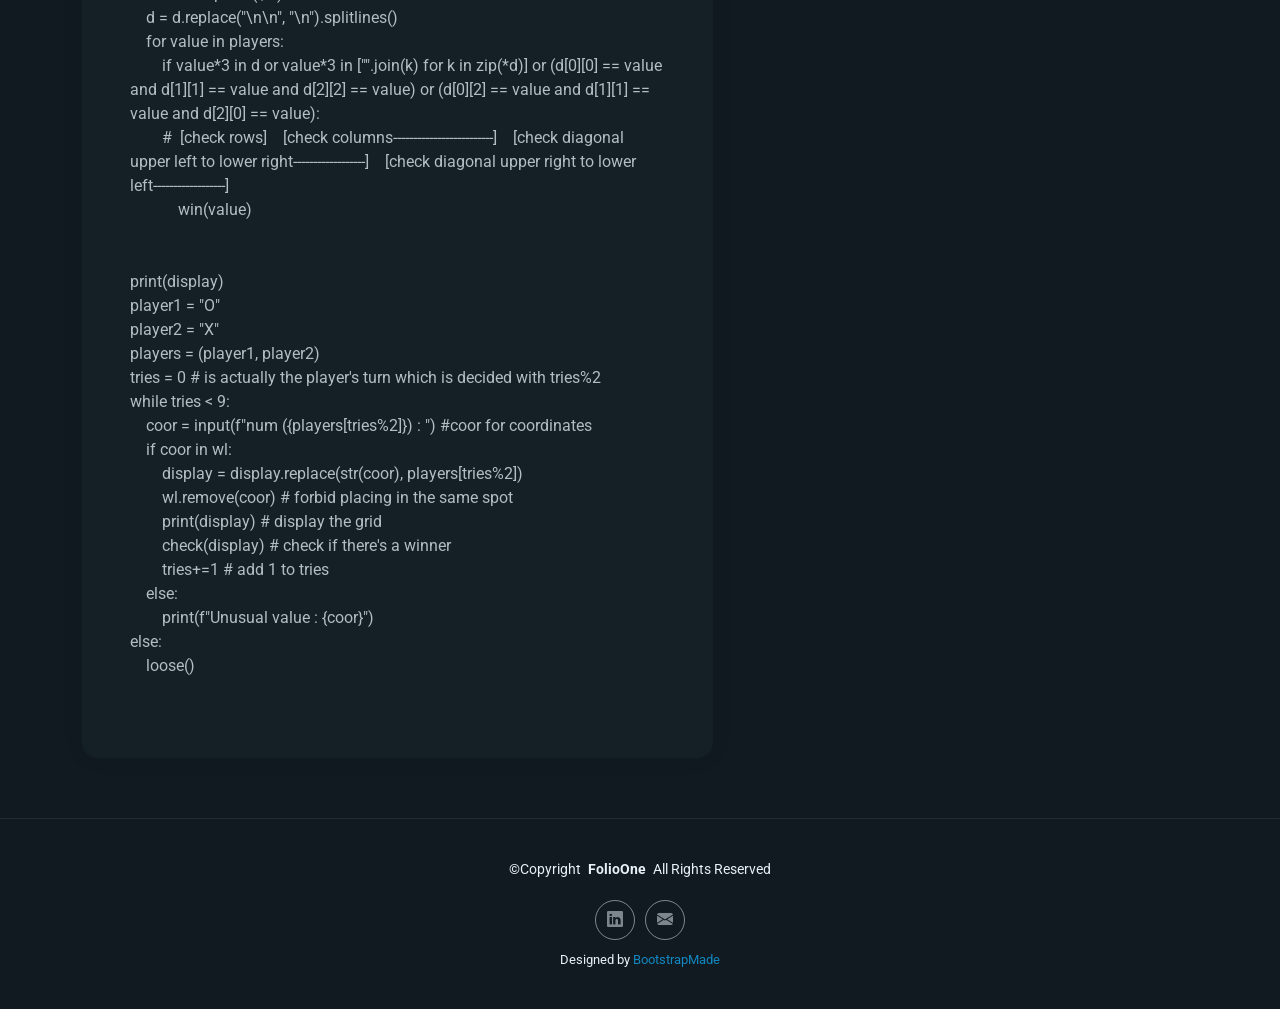
<file: pages/morpion.html>
<!DOCTYPE html>
<html lang="fr">

<head>
  <meta charset="utf-8">
  <meta content="width=device-width, initial-scale=1.0" name="viewport">
  <title>Contact - FolioOne Bootstrap Template</title>
  <meta name="description" content="">
  <meta name="keywords" content="">

  <!-- Favicons -->
  <link href="../assets/img/favicon.png" rel="icon">
  <link href="../assets/img/apple-touch-icon.png" rel="apple-touch-icon">

  <!-- Fonts -->
  <link href="https://fonts.googleapis.com" rel="preconnect">
  <link href="https://fonts.gstatic.com" rel="preconnect" crossorigin>
  <link href="https://fonts.googleapis.com/css2?family=Roboto:ital,wght@0,100;0,300;0,400;0,500;0,700;0,900;1,100;1,300;1,400;1,500;1,700;1,900&family=Poppins:ital,wght@0,100;0,200;0,300;0,400;0,500;0,600;0,700;0,800;0,900;1,100;1,200;1,300;1,400;1,500;1,600;1,700;1,800;1,900&family=Raleway:ital,wght@0,100;0,200;0,300;0,400;0,500;0,600;0,700;0,800;0,900;1,100;1,200;1,300;1,400;1,500;1,600;1,700;1,800;1,900&display=swap" rel="stylesheet">

  <!-- Vendor CSS Files -->
  <link href="../assets/vendor/bootstrap/css/bootstrap.min.css" rel="stylesheet">
  <link href="../assets/vendor/bootstrap-icons/bootstrap-icons.css" rel="stylesheet">
  <link href="../assets/vendor/aos/aos.css" rel="stylesheet">
  <link href="../assets/vendor/swiper/swiper-bundle.min.css" rel="stylesheet">
  <link href="../assets/vendor/glightbox/css/glightbox.min.css" rel="stylesheet">

  <!-- Main CSS File -->
  <link href="../assets/css/main.css" rel="stylesheet">

  <!-- =======================================================
  * Template Name: FolioOne
  * Template URL: https://bootstrapmade.com/folioone-bootstrap-portfolio-website-template/
  * Updated: Aug 23 2025 with Bootstrap v5.3.7
  * Author: BootstrapMade.com
  * License: https://bootstrapmade.com/license/
  ======================================================== -->
</head>

<body class="contact-page">

  <header id="header" class="header d-flex align-items-center light-background sticky-top">
    <div class="container d-flex align-items-center justify-content-between">

      <nav id="navmenu" class="navmenu">
        <ul>
          <li><a href="../index.html">Accueil</a></li>
          <li><a href="../resume.html">CV</a></li>
          <li><a href="../projet.html"class="active">Projets</a></li>
          <li><a href="../contact.html">Contact</a></li>
        </ul>
        <i class="mobile-nav-toggle d-xl-none bi bi-list"></i>
      </nav>

      <div class="header-social-links">
        <a href="https://www.linkedin.com/in/alexandre-brianto-a34583397/" target="_blank" class="linkedin"><i class="bi bi-linkedin"></i></a>
      </div>

    </div>
  </header>

  <main class="main">

    <!-- Contact Section -->
    <section id="image" class="contact section">

      <!-- Section Title -->
      <div class="container section-title" data-aos="fade-up">
        <h2>Scan.py</h2>
        <p>----</p>
      </div><!-- End Section Title -->

      <div class="container" data-aos="fade-up" data-aos-delay="100">

        <div class="row g-4 g-lg-5">
          <div class="col-lg-6">
            <div class="info-box" data-aos="fade-up" data-aos-delay="200">
              <h3>Images</h3>
              <!-- text here -->

              <div class="info-item" data-aos="fade-up" data-aos-delay="300">
                <div class="content">
                  <img src="../assets/img/portfolio/Morpion1.png" alt="">
                </div>
              </div>

              <div class="info-item" data-aos="fade-up" data-aos-delay="400">
                <div class="content">
                  <img src="../assets/img/portfolio/Morpion2.png" alt="">
                </div>
              </div>
<!--
              <div class="info-item" data-aos="fade-up" data-aos-delay="500">
                <div class="content">
                  <img src="../assets/img/portfolio/Scan3.png" alt="">
                </div>
              </div> -->
            </div>
          </div>

          <!--second column-->
          <div class="col-lg-7">
            <div class="contact-form" data-aos="fade-up" data-aos-delay="300">
              <h3>Code</h3>
              <p>----</p>
                <div class="row gy-4">
                  <div class="col-md-6" style="width: auto; overflow-wrap: break-word">
                    <p id="code-text" style="white-space: pre-wrap;"></p>
                  </div>
                  <!-- <div class="col-md-6 ">
                    <input type="email" class="form-control" name="email" placeholder="Your Email" required="">
                  </div>
                  <div class="col-12">
                    <input type="text" class="form-control" name="subject" placeholder="Subject" required="">
                  </div>
                  <div class="col-12">
                    <textarea class="form-control" name="message" rows="6" placeholder="Message" required=""></textarea>
                  </div>
                   -->
                </div>

            </div>
          </div>

        </div>

      </div>

    </section><!-- /Contact Section -->
    

  </main>

  <footer id="footer" class="footer">

    <div class="container">
      <div class="copyright text-center ">
        <p>©<span>Copyright</span> <strong class="px-1 sitename">FolioOne</strong> <span>All Rights Reserved<br></span></p>
      </div>
      <div class="social-links d-flex justify-content-center">
        <a href="https://www.linkedin.com/in/alexandre-brianto-a34583397/" target="_blank" class="linkedin"><i class="bi bi-linkedin"></i></a>
        <a href="mailto:alexandre.brianto29@gmail.com"><i class="bi bi-envelope-fill"></i></a>
      </div>
      <div class="credits">
        <!-- All the links in the footer should remain intact. -->
        <!-- You can delete the links only if you've purchased the pro version. -->
        <!-- Licensing information: https://bootstrapmade.com/license/ -->
        <!-- Purchase the pro version with working PHP/AJAX contact form: [buy-url] -->
        Designed by <a href="https://bootstrapmade.com/">BootstrapMade</a>
      </div>
    </div>

  </footer>

  <!-- Scroll Top -->
  <a href="#" id="scroll-top" class="scroll-top d-flex align-items-center justify-content-center"><i class="bi bi-arrow-up-short"></i></a>

  <!-- Preloader -->
  <div id="preloader"></div>
  
  <!-- second column script -->
  <script>
        fetch('morpion.txt')
            .then(response => {
                if (!response.ok) throw new Error("File not found");
                return response.text();
            })
            .then(data => {
                document.getElementById("code-text").textContent = data;
            })
            .catch(error => {
                document.getElementById("code-text").textContent = "Error loading text.";
                console.error(error);
            });
    </script>

  <!-- Vendor JS Files -->
  <script src="../assets/vendor/bootstrap/js/bootstrap.bundle.min.js"></script>
  <script src="../assets/vendor/php-email-form/validate.js"></script>
  <script src="../assets/vendor/aos/aos.js"></script>
  <script src="../assets/vendor/typed.js/typed.umd.js"></script>
  <script src="../assets/vendor/waypoints/noframework.waypoints.js"></script>
  <script src="../assets/vendor/purecounter/purecounter_vanilla.js"></script>
  <script src="../assets/vendor/swiper/swiper-bundle.min.js"></script>
  <script src="../assets/vendor/imagesloaded/imagesloaded.pkgd.min.js"></script>
  <script src="../assets/vendor/isotope-layout/isotope.pkgd.min.js"></script>
  <script src="../assets/vendor/glightbox/js/glightbox.min.js"></script>

  <!-- Main JS File -->
  <script src="../assets/js/main.js"></script>

</body>

</html>
</file>
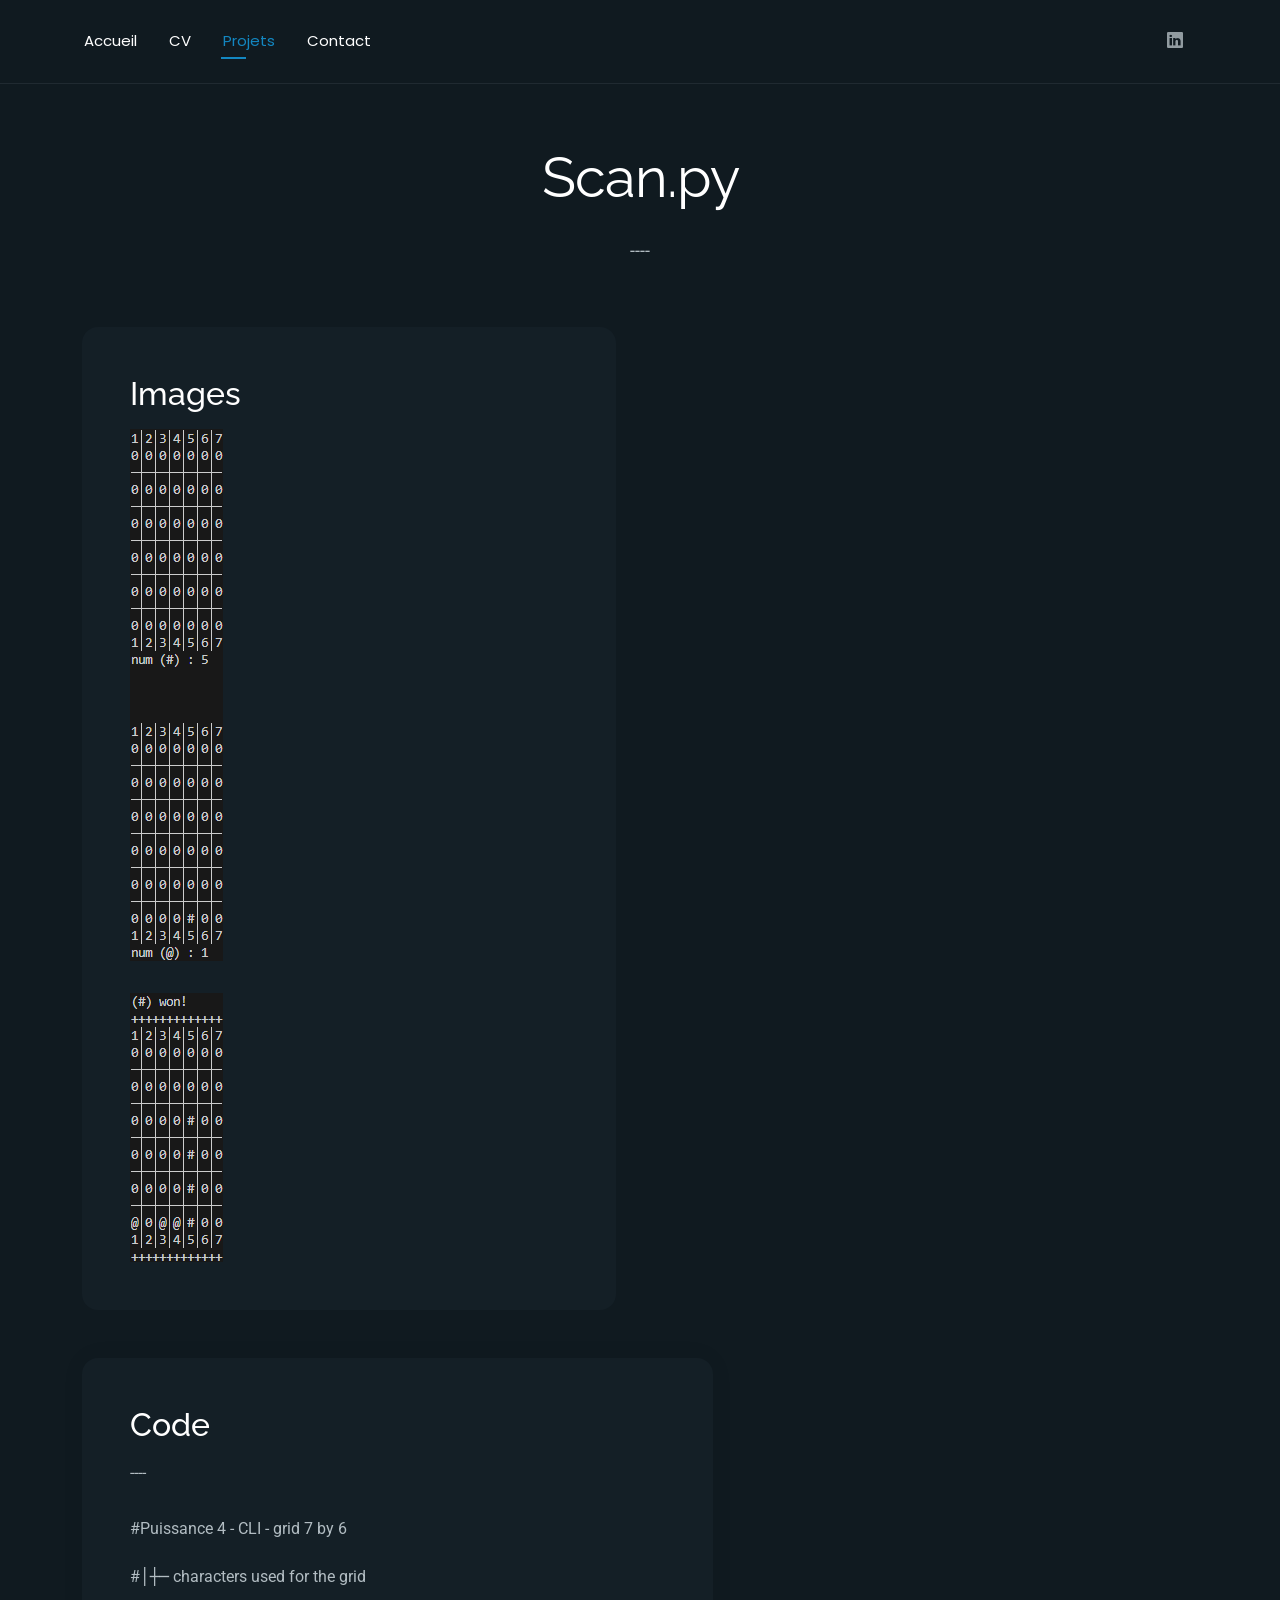
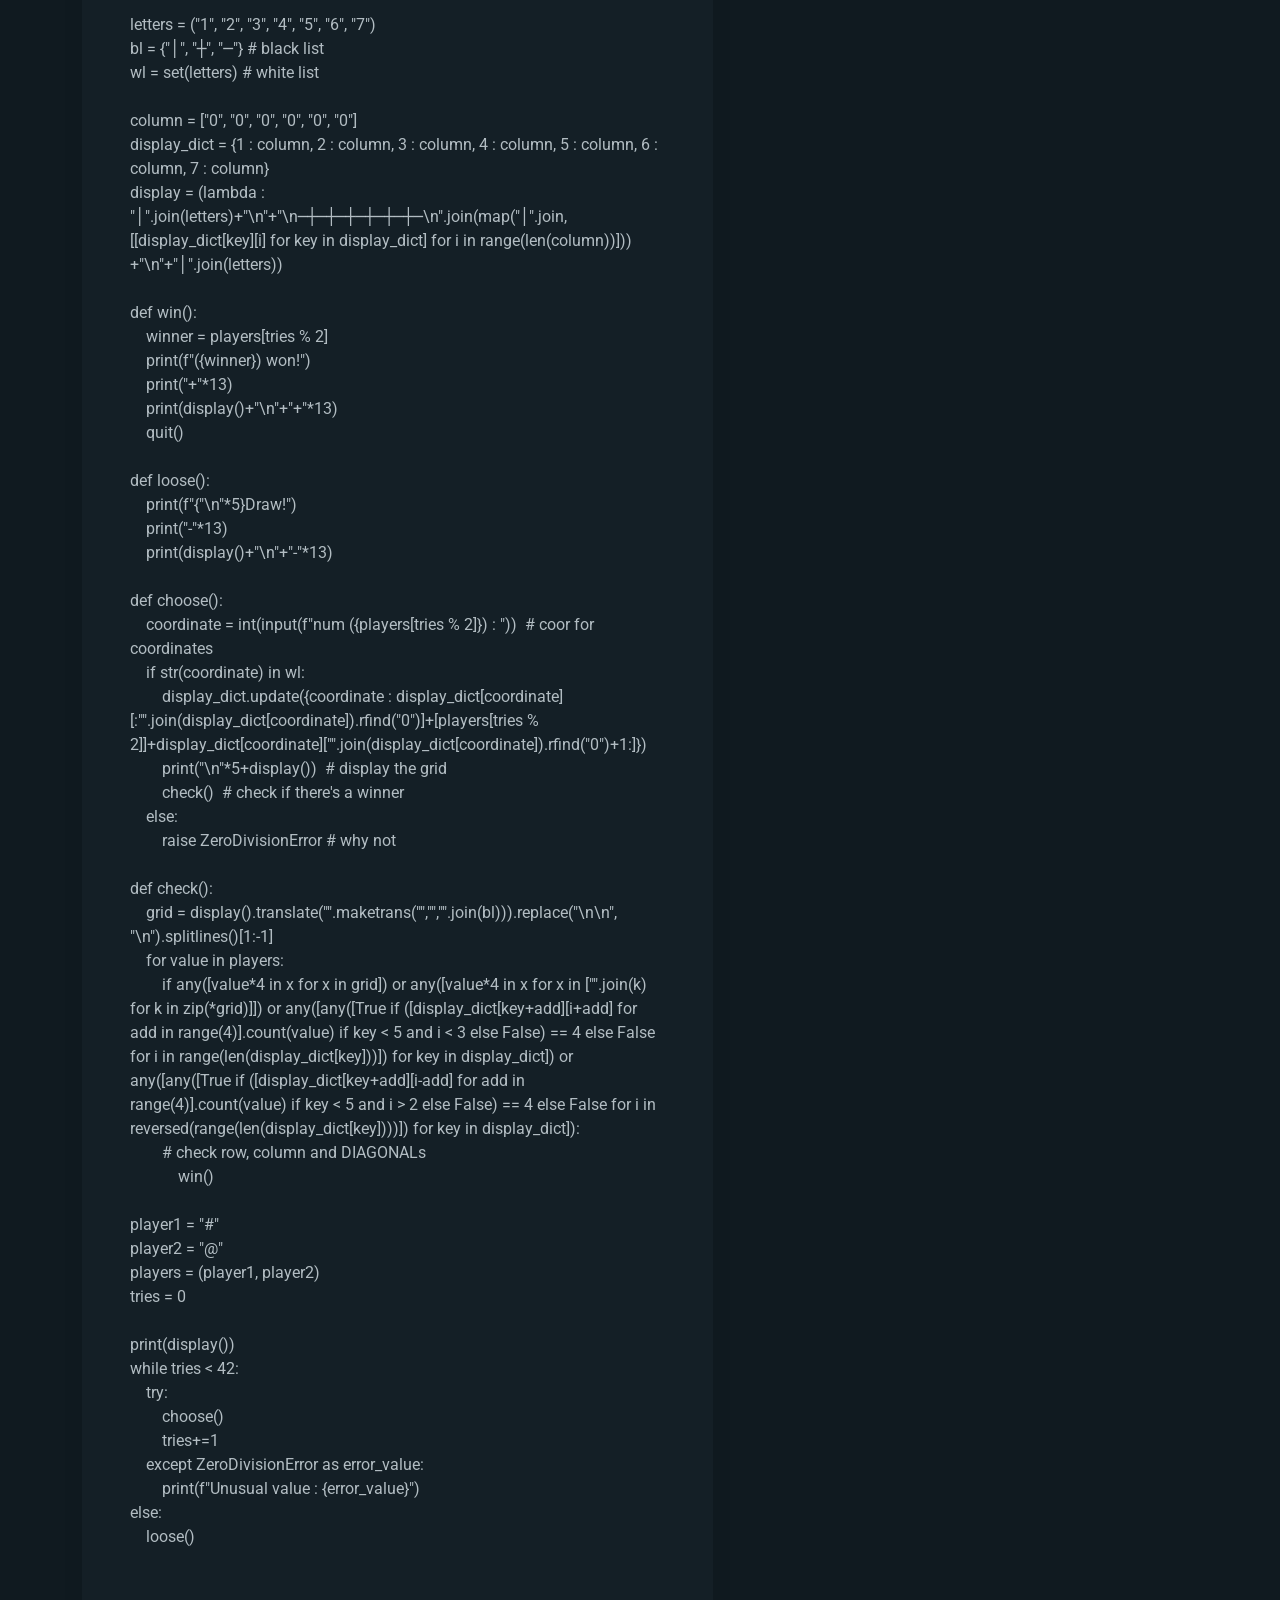
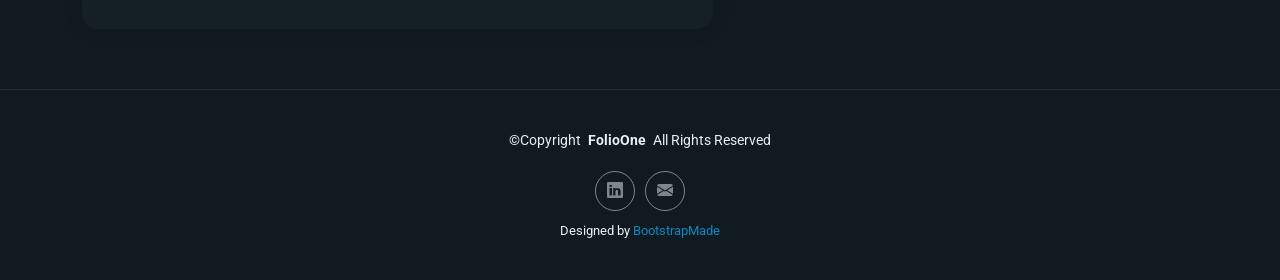
<file: pages/p4.html>
<!DOCTYPE html>
<html lang="fr">

<head>
  <meta charset="utf-8">
  <meta content="width=device-width, initial-scale=1.0" name="viewport">
  <title>Contact - FolioOne Bootstrap Template</title>
  <meta name="description" content="">
  <meta name="keywords" content="">

  <!-- Favicons -->
  <link href="../assets/img/favicon.png" rel="icon">
  <link href="../assets/img/apple-touch-icon.png" rel="apple-touch-icon">

  <!-- Fonts -->
  <link href="https://fonts.googleapis.com" rel="preconnect">
  <link href="https://fonts.gstatic.com" rel="preconnect" crossorigin>
  <link href="https://fonts.googleapis.com/css2?family=Roboto:ital,wght@0,100;0,300;0,400;0,500;0,700;0,900;1,100;1,300;1,400;1,500;1,700;1,900&family=Poppins:ital,wght@0,100;0,200;0,300;0,400;0,500;0,600;0,700;0,800;0,900;1,100;1,200;1,300;1,400;1,500;1,600;1,700;1,800;1,900&family=Raleway:ital,wght@0,100;0,200;0,300;0,400;0,500;0,600;0,700;0,800;0,900;1,100;1,200;1,300;1,400;1,500;1,600;1,700;1,800;1,900&display=swap" rel="stylesheet">

  <!-- Vendor CSS Files -->
  <link href="../assets/vendor/bootstrap/css/bootstrap.min.css" rel="stylesheet">
  <link href="../assets/vendor/bootstrap-icons/bootstrap-icons.css" rel="stylesheet">
  <link href="../assets/vendor/aos/aos.css" rel="stylesheet">
  <link href="../assets/vendor/swiper/swiper-bundle.min.css" rel="stylesheet">
  <link href="../assets/vendor/glightbox/css/glightbox.min.css" rel="stylesheet">

  <!-- Main CSS File -->
  <link href="../assets/css/main.css" rel="stylesheet">

  <!-- =======================================================
  * Template Name: FolioOne
  * Template URL: https://bootstrapmade.com/folioone-bootstrap-portfolio-website-template/
  * Updated: Aug 23 2025 with Bootstrap v5.3.7
  * Author: BootstrapMade.com
  * License: https://bootstrapmade.com/license/
  ======================================================== -->
</head>

<body class="contact-page">

  <header id="header" class="header d-flex align-items-center light-background sticky-top">
    <div class="container d-flex align-items-center justify-content-between">

      <nav id="navmenu" class="navmenu">
        <ul>
          <li><a href="../index.html">Accueil</a></li>
          <li><a href="../resume.html">CV</a></li>
          <li><a href="../projet.html"class="active">Projets</a></li>
          <li><a href="../contact.html">Contact</a></li>
        </ul>
        <i class="mobile-nav-toggle d-xl-none bi bi-list"></i>
      </nav>

      <div class="header-social-links">
        <a href="https://www.linkedin.com/in/alexandre-brianto-a34583397/" target="_blank" class="linkedin"><i class="bi bi-linkedin"></i></a>
      </div>

    </div>
  </header>

  <main class="main">

    <!-- Contact Section -->
    <section id="image" class="contact section">

      <!-- Section Title -->
      <div class="container section-title" data-aos="fade-up">
        <h2>Scan.py</h2>
        <p>----</p>
      </div><!-- End Section Title -->

      <div class="container" data-aos="fade-up" data-aos-delay="100">

        <div class="row g-4 g-lg-5">
          <div class="col-lg-6">
            <div class="info-box" data-aos="fade-up" data-aos-delay="200">
              <h3>Images</h3>
              <!-- text here -->

              <div class="info-item" data-aos="fade-up" data-aos-delay="300">
                <div class="content">
                  <img src="../assets/img/portfolio/P41.png" alt="">
                </div>
              </div>

              <div class="info-item" data-aos="fade-up" data-aos-delay="400">
                <div class="content">
                  <img src="../assets/img/portfolio/P42.png" alt="">
                </div>
              </div>
<!-- 
              <div class="info-item" data-aos="fade-up" data-aos-delay="500">
                <div class="content">
                  <img src="../assets/img/portfolio/Scan3.png" alt="">
                </div>
              </div> -->
            </div>
          </div>

          <!--second column-->
          <div class="col-lg-7">
            <div class="contact-form" data-aos="fade-up" data-aos-delay="300">
              <h3>Code</h3>
              <p>----</p>
                <div class="row gy-4">
                  <div class="col-md-6" style="width: auto; overflow-wrap: break-word">
                    <p id="code-text" style="white-space: pre-wrap;"></p>
                  </div>
                  <!-- <div class="col-md-6 ">
                    <input type="email" class="form-control" name="email" placeholder="Your Email" required="">
                  </div>
                  <div class="col-12">
                    <input type="text" class="form-control" name="subject" placeholder="Subject" required="">
                  </div>
                  <div class="col-12">
                    <textarea class="form-control" name="message" rows="6" placeholder="Message" required=""></textarea>
                  </div>
                   -->
                </div>

            </div>
          </div>

        </div>

      </div>

    </section><!-- /Contact Section -->
    

  </main>

  <footer id="footer" class="footer">

    <div class="container">
      <div class="copyright text-center ">
        <p>©<span>Copyright</span> <strong class="px-1 sitename">FolioOne</strong> <span>All Rights Reserved<br></span></p>
      </div>
      <div class="social-links d-flex justify-content-center">
        <a href="https://www.linkedin.com/in/alexandre-brianto-a34583397/" target="_blank" class="linkedin"><i class="bi bi-linkedin"></i></a>
        <a href="mailto:alexandre.brianto29@gmail.com"><i class="bi bi-envelope-fill"></i></a>
      </div>
      <div class="credits">
        <!-- All the links in the footer should remain intact. -->
        <!-- You can delete the links only if you've purchased the pro version. -->
        <!-- Licensing information: https://bootstrapmade.com/license/ -->
        <!-- Purchase the pro version with working PHP/AJAX contact form: [buy-url] -->
        Designed by <a href="https://bootstrapmade.com/">BootstrapMade</a>
      </div>
    </div>

  </footer>

  <!-- Scroll Top -->
  <a href="#" id="scroll-top" class="scroll-top d-flex align-items-center justify-content-center"><i class="bi bi-arrow-up-short"></i></a>

  <!-- Preloader -->
  <div id="preloader"></div>
  
  <!-- second column script -->
  <script>
        fetch('p4.txt')
            .then(response => {
                if (!response.ok) throw new Error("File not found");
                return response.text();
            })
            .then(data => {
                document.getElementById("code-text").textContent = data;
            })
            .catch(error => {
                document.getElementById("code-text").textContent = "Error loading text.";
                console.error(error);
            });
    </script>

  <!-- Vendor JS Files -->
  <script src="../assets/vendor/bootstrap/js/bootstrap.bundle.min.js"></script>
  <script src="../assets/vendor/php-email-form/validate.js"></script>
  <script src="../assets/vendor/aos/aos.js"></script>
  <script src="../assets/vendor/typed.js/typed.umd.js"></script>
  <script src="../assets/vendor/waypoints/noframework.waypoints.js"></script>
  <script src="../assets/vendor/purecounter/purecounter_vanilla.js"></script>
  <script src="../assets/vendor/swiper/swiper-bundle.min.js"></script>
  <script src="../assets/vendor/imagesloaded/imagesloaded.pkgd.min.js"></script>
  <script src="../assets/vendor/isotope-layout/isotope.pkgd.min.js"></script>
  <script src="../assets/vendor/glightbox/js/glightbox.min.js"></script>

  <!-- Main JS File -->
  <script src="../assets/js/main.js"></script>

</body>

</html>
</file>
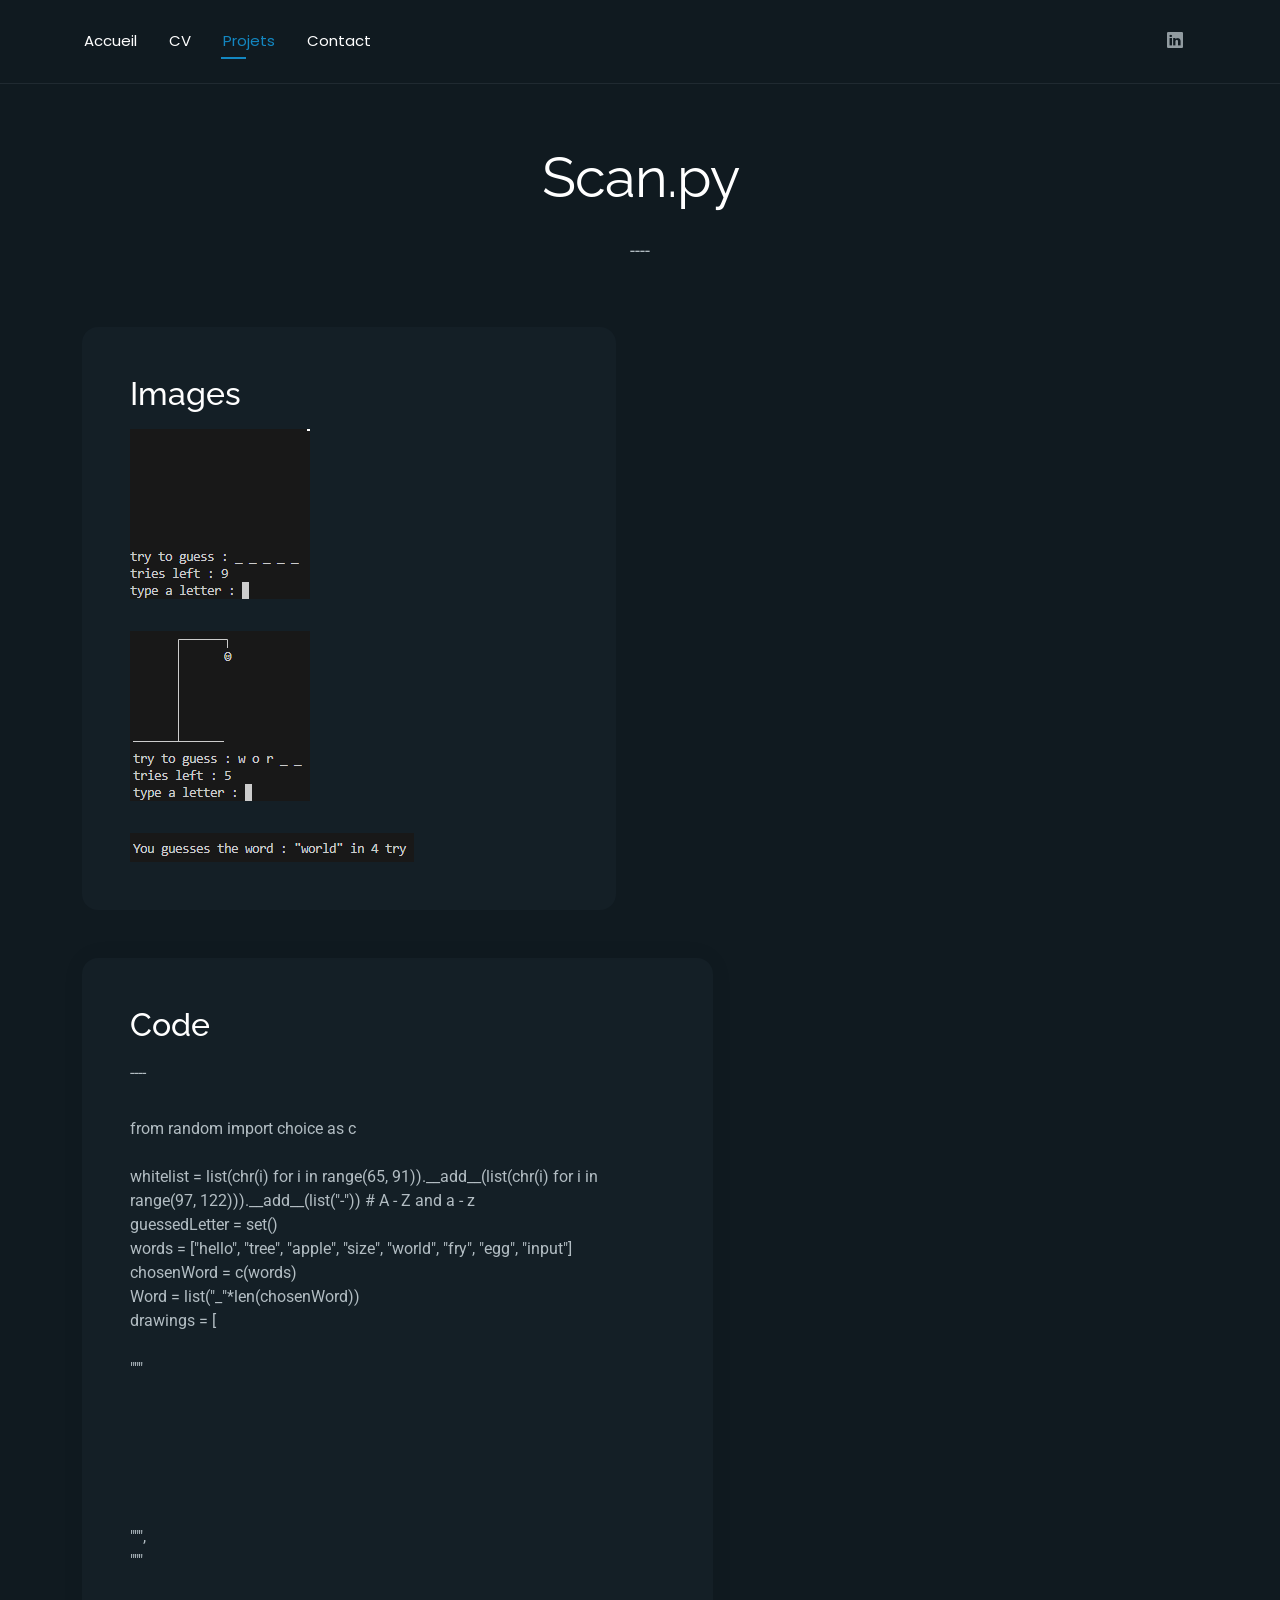
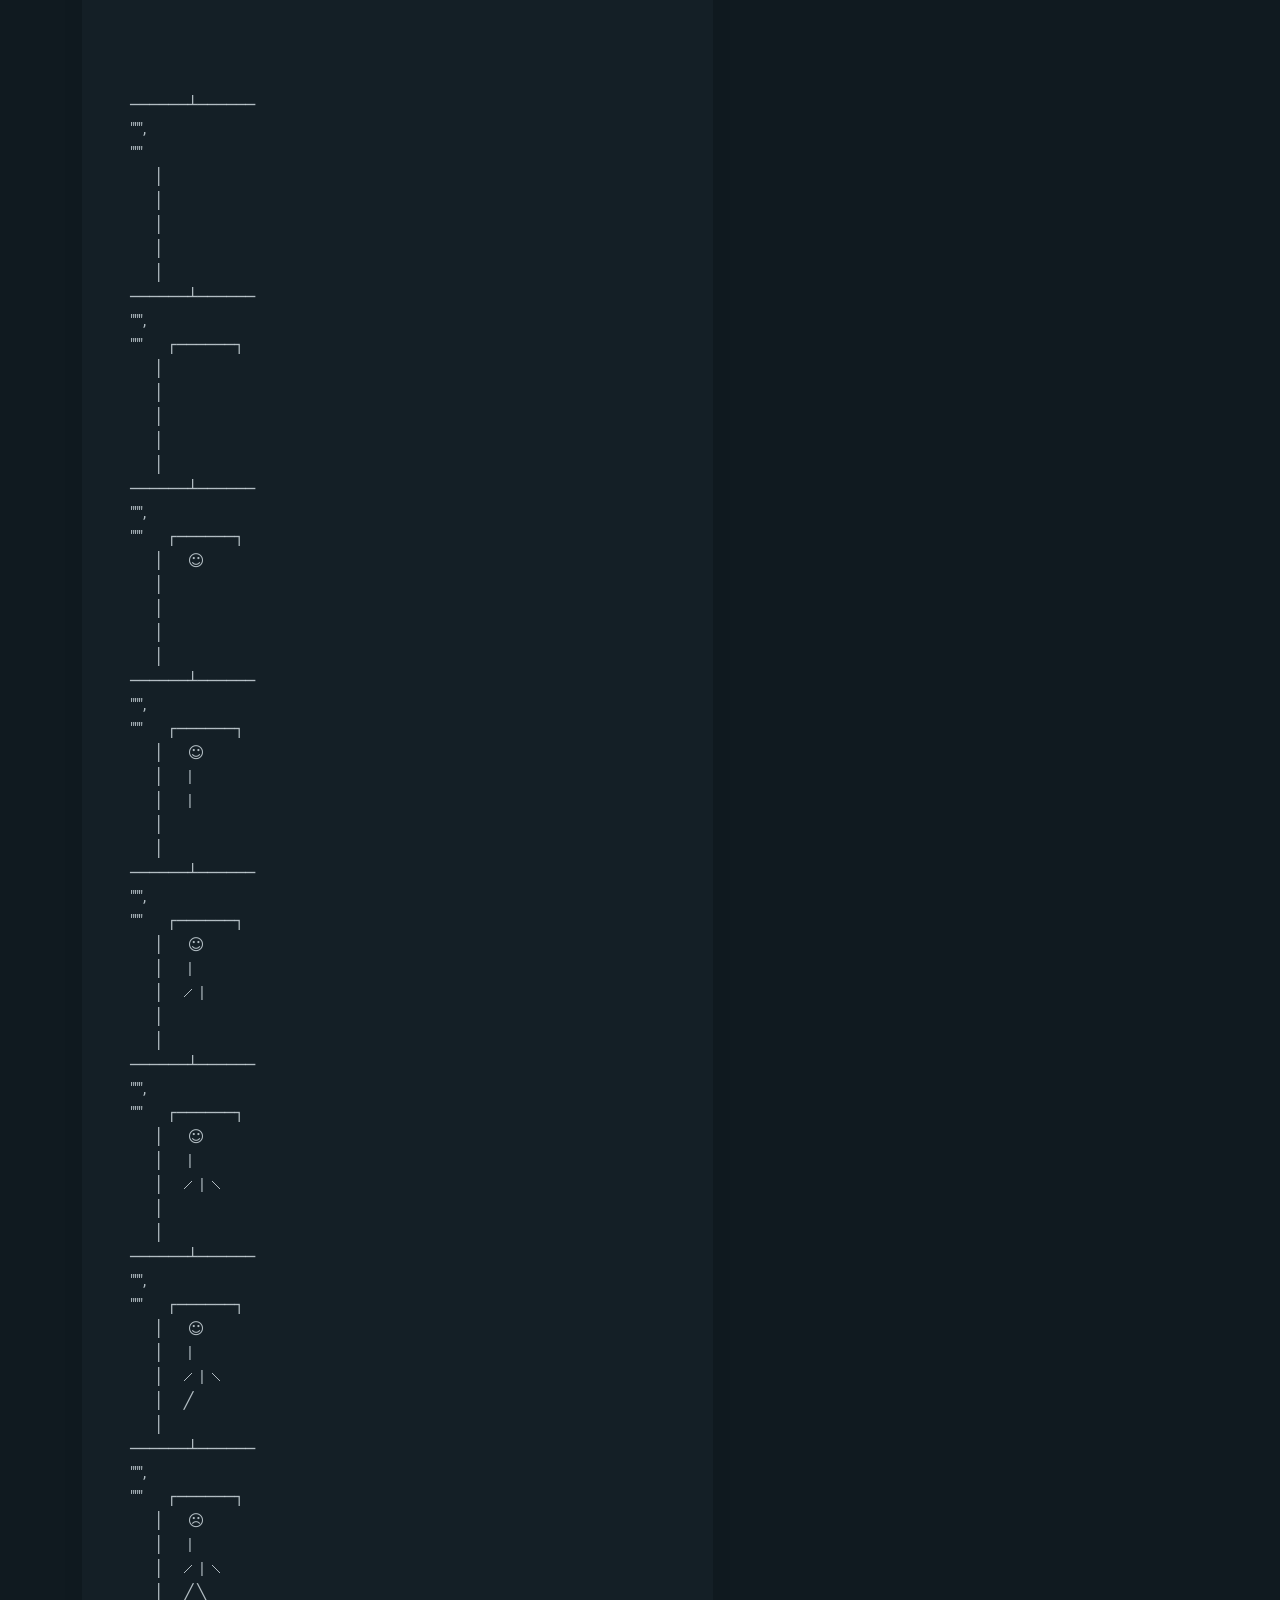
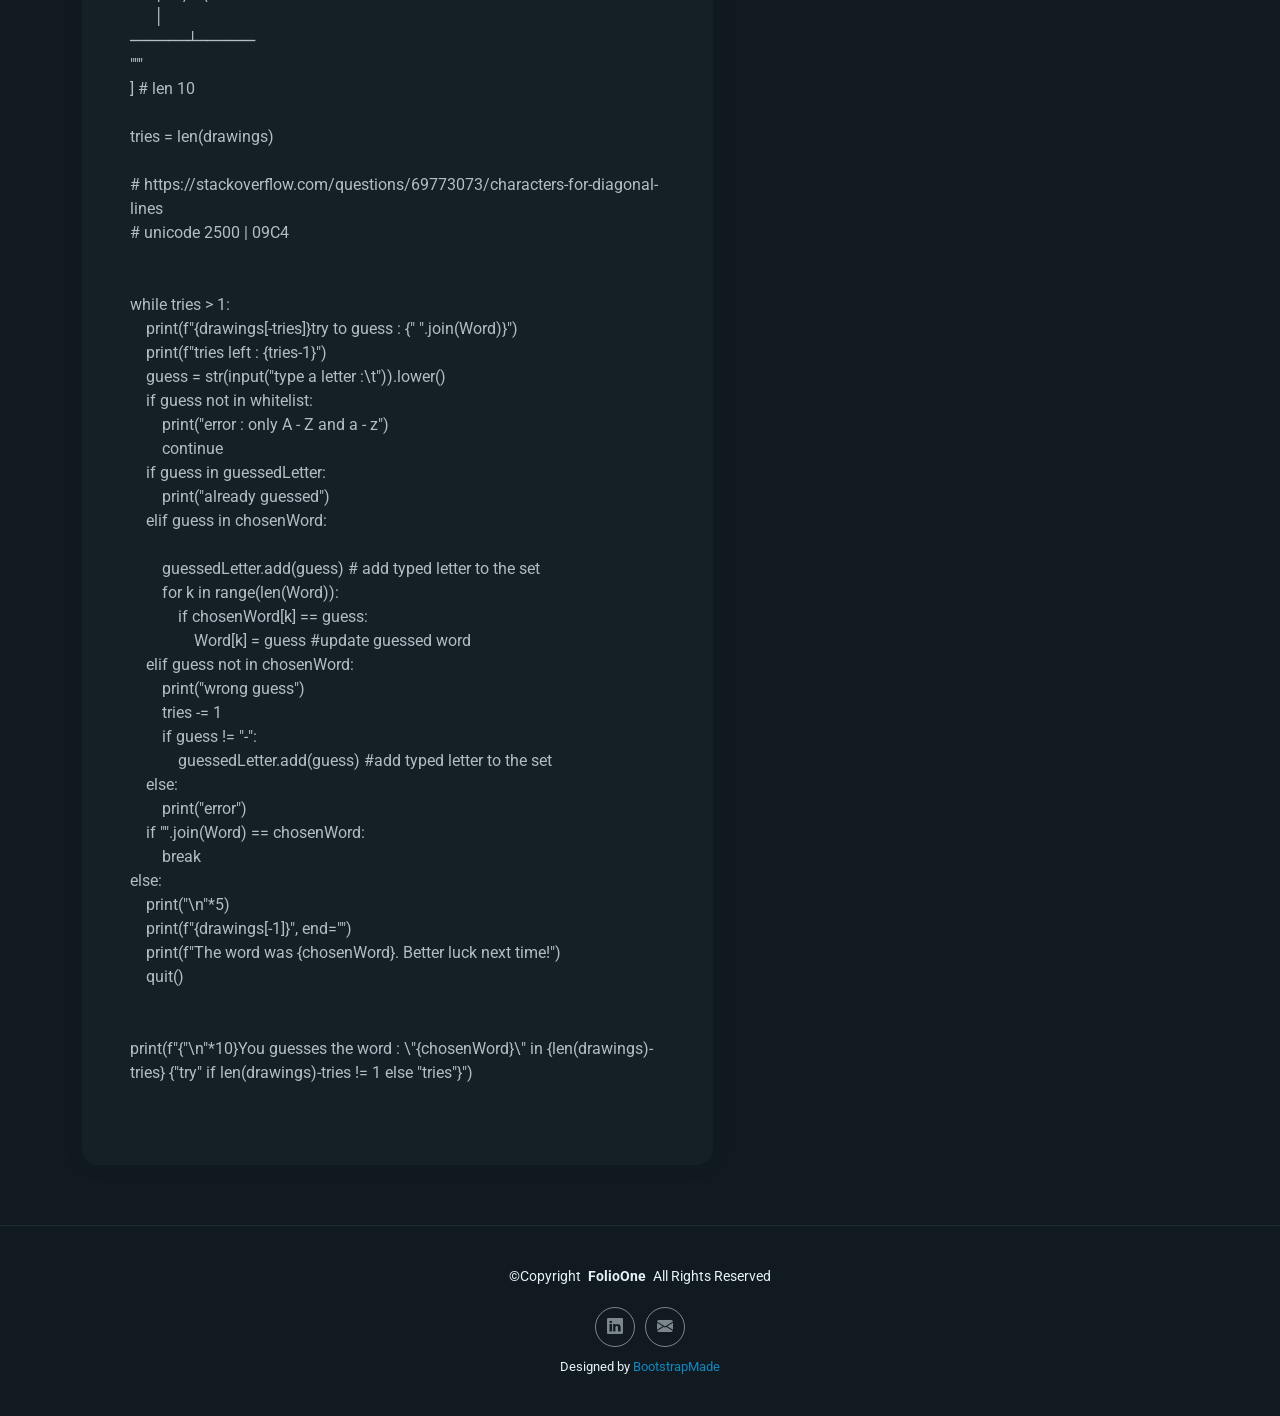
<file: pages/pendu.html>
<!DOCTYPE html>
<html lang="fr">

<head>
  <meta charset="utf-8">
  <meta content="width=device-width, initial-scale=1.0" name="viewport">
  <title>Contact - FolioOne Bootstrap Template</title>
  <meta name="description" content="">
  <meta name="keywords" content="">

  <!-- Favicons -->
  <link href="../assets/img/favicon.png" rel="icon">
  <link href="../assets/img/apple-touch-icon.png" rel="apple-touch-icon">

  <!-- Fonts -->
  <link href="https://fonts.googleapis.com" rel="preconnect">
  <link href="https://fonts.gstatic.com" rel="preconnect" crossorigin>
  <link href="https://fonts.googleapis.com/css2?family=Roboto:ital,wght@0,100;0,300;0,400;0,500;0,700;0,900;1,100;1,300;1,400;1,500;1,700;1,900&family=Poppins:ital,wght@0,100;0,200;0,300;0,400;0,500;0,600;0,700;0,800;0,900;1,100;1,200;1,300;1,400;1,500;1,600;1,700;1,800;1,900&family=Raleway:ital,wght@0,100;0,200;0,300;0,400;0,500;0,600;0,700;0,800;0,900;1,100;1,200;1,300;1,400;1,500;1,600;1,700;1,800;1,900&display=swap" rel="stylesheet">

  <!-- Vendor CSS Files -->
  <link href="../assets/vendor/bootstrap/css/bootstrap.min.css" rel="stylesheet">
  <link href="../assets/vendor/bootstrap-icons/bootstrap-icons.css" rel="stylesheet">
  <link href="../assets/vendor/aos/aos.css" rel="stylesheet">
  <link href="../assets/vendor/swiper/swiper-bundle.min.css" rel="stylesheet">
  <link href="../assets/vendor/glightbox/css/glightbox.min.css" rel="stylesheet">

  <!-- Main CSS File -->
  <link href="../assets/css/main.css" rel="stylesheet">

  <!-- =======================================================
  * Template Name: FolioOne
  * Template URL: https://bootstrapmade.com/folioone-bootstrap-portfolio-website-template/
  * Updated: Aug 23 2025 with Bootstrap v5.3.7
  * Author: BootstrapMade.com
  * License: https://bootstrapmade.com/license/
  ======================================================== -->
</head>

<body class="contact-page">

  <header id="header" class="header d-flex align-items-center light-background sticky-top">
    <div class="container d-flex align-items-center justify-content-between">

      <nav id="navmenu" class="navmenu">
        <ul>
          <li><a href="../index.html">Accueil</a></li>
          <li><a href="../resume.html">CV</a></li>
          <li><a href="../projet.html"class="active">Projets</a></li>
          <li><a href="../contact.html">Contact</a></li>
        </ul>
        <i class="mobile-nav-toggle d-xl-none bi bi-list"></i>
      </nav>

      <div class="header-social-links">
        <a href="https://www.linkedin.com/in/alexandre-brianto-a34583397/" target="_blank" class="linkedin"><i class="bi bi-linkedin"></i></a>
      </div>

    </div>
  </header>

  <main class="main">

    <!-- Contact Section -->
    <section id="image" class="contact section">

      <!-- Section Title -->
      <div class="container section-title" data-aos="fade-up">
        <h2>Scan.py</h2>
        <p>----</p>
      </div><!-- End Section Title -->

      <div class="container" data-aos="fade-up" data-aos-delay="100">

        <div class="row g-4 g-lg-5">
          <div class="col-lg-6">
            <div class="info-box" data-aos="fade-up" data-aos-delay="200">
              <h3>Images</h3>
              <!-- text here -->

              <div class="info-item" data-aos="fade-up" data-aos-delay="300">
                <div class="content">
                  <img src="../assets/img/portfolio/Pendu1.png" alt="">
                </div>
              </div>

              <div class="info-item" data-aos="fade-up" data-aos-delay="400">
                <div class="content">
                  <img src="../assets/img/portfolio/Pendu2.png" alt="">
                </div>
              </div>

              <div class="info-item" data-aos="fade-up" data-aos-delay="500">
                <div class="content">
                  <img src="../assets/img/portfolio/Pendu3.png" alt="">
                </div>
              </div>
            </div>
          </div>

          <!--second column-->
          <div class="col-lg-7">
            <div class="contact-form" data-aos="fade-up" data-aos-delay="300">
              <h3>Code</h3>
              <p>----</p>
                <div class="row gy-4">
                  <div class="col-md-6" style="width: auto; overflow-wrap: break-word">
                    <p id="code-text" style="white-space: pre-wrap;"></p>
                  </div>
                  <!-- <div class="col-md-6 ">
                    <input type="email" class="form-control" name="email" placeholder="Your Email" required="">
                  </div>
                  <div class="col-12">
                    <input type="text" class="form-control" name="subject" placeholder="Subject" required="">
                  </div>
                  <div class="col-12">
                    <textarea class="form-control" name="message" rows="6" placeholder="Message" required=""></textarea>
                  </div>
                   -->
                </div>

            </div>
          </div>

        </div>

      </div>

    </section><!-- /Contact Section -->
    

  </main>

  <footer id="footer" class="footer">

    <div class="container">
      <div class="copyright text-center ">
        <p>©<span>Copyright</span> <strong class="px-1 sitename">FolioOne</strong> <span>All Rights Reserved<br></span></p>
      </div>
      <div class="social-links d-flex justify-content-center">
        <a href="https://www.linkedin.com/in/alexandre-brianto-a34583397/" target="_blank" class="linkedin"><i class="bi bi-linkedin"></i></a>
        <a href="mailto:alexandre.brianto29@gmail.com"><i class="bi bi-envelope-fill"></i></a>
      </div>
      <div class="credits">
        <!-- All the links in the footer should remain intact. -->
        <!-- You can delete the links only if you've purchased the pro version. -->
        <!-- Licensing information: https://bootstrapmade.com/license/ -->
        <!-- Purchase the pro version with working PHP/AJAX contact form: [buy-url] -->
        Designed by <a href="https://bootstrapmade.com/">BootstrapMade</a>
      </div>
    </div>

  </footer>

  <!-- Scroll Top -->
  <a href="#" id="scroll-top" class="scroll-top d-flex align-items-center justify-content-center"><i class="bi bi-arrow-up-short"></i></a>

  <!-- Preloader -->
  <div id="preloader"></div>
  
  <!-- second column script -->
  <script>
        fetch('pendu.txt')
            .then(response => {
                if (!response.ok) throw new Error("File not found");
                return response.text();
            })
            .then(data => {
                document.getElementById("code-text").textContent = data;
            })
            .catch(error => {
                document.getElementById("code-text").textContent = "Error loading text.";
                console.error(error);
            });
    </script>

  <!-- Vendor JS Files -->
  <script src="../assets/vendor/bootstrap/js/bootstrap.bundle.min.js"></script>
  <script src="../assets/vendor/php-email-form/validate.js"></script>
  <script src="../assets/vendor/aos/aos.js"></script>
  <script src="../assets/vendor/typed.js/typed.umd.js"></script>
  <script src="../assets/vendor/waypoints/noframework.waypoints.js"></script>
  <script src="../assets/vendor/purecounter/purecounter_vanilla.js"></script>
  <script src="../assets/vendor/swiper/swiper-bundle.min.js"></script>
  <script src="../assets/vendor/imagesloaded/imagesloaded.pkgd.min.js"></script>
  <script src="../assets/vendor/isotope-layout/isotope.pkgd.min.js"></script>
  <script src="../assets/vendor/glightbox/js/glightbox.min.js"></script>

  <!-- Main JS File -->
  <script src="../assets/js/main.js"></script>

</body>

</html>
</file>
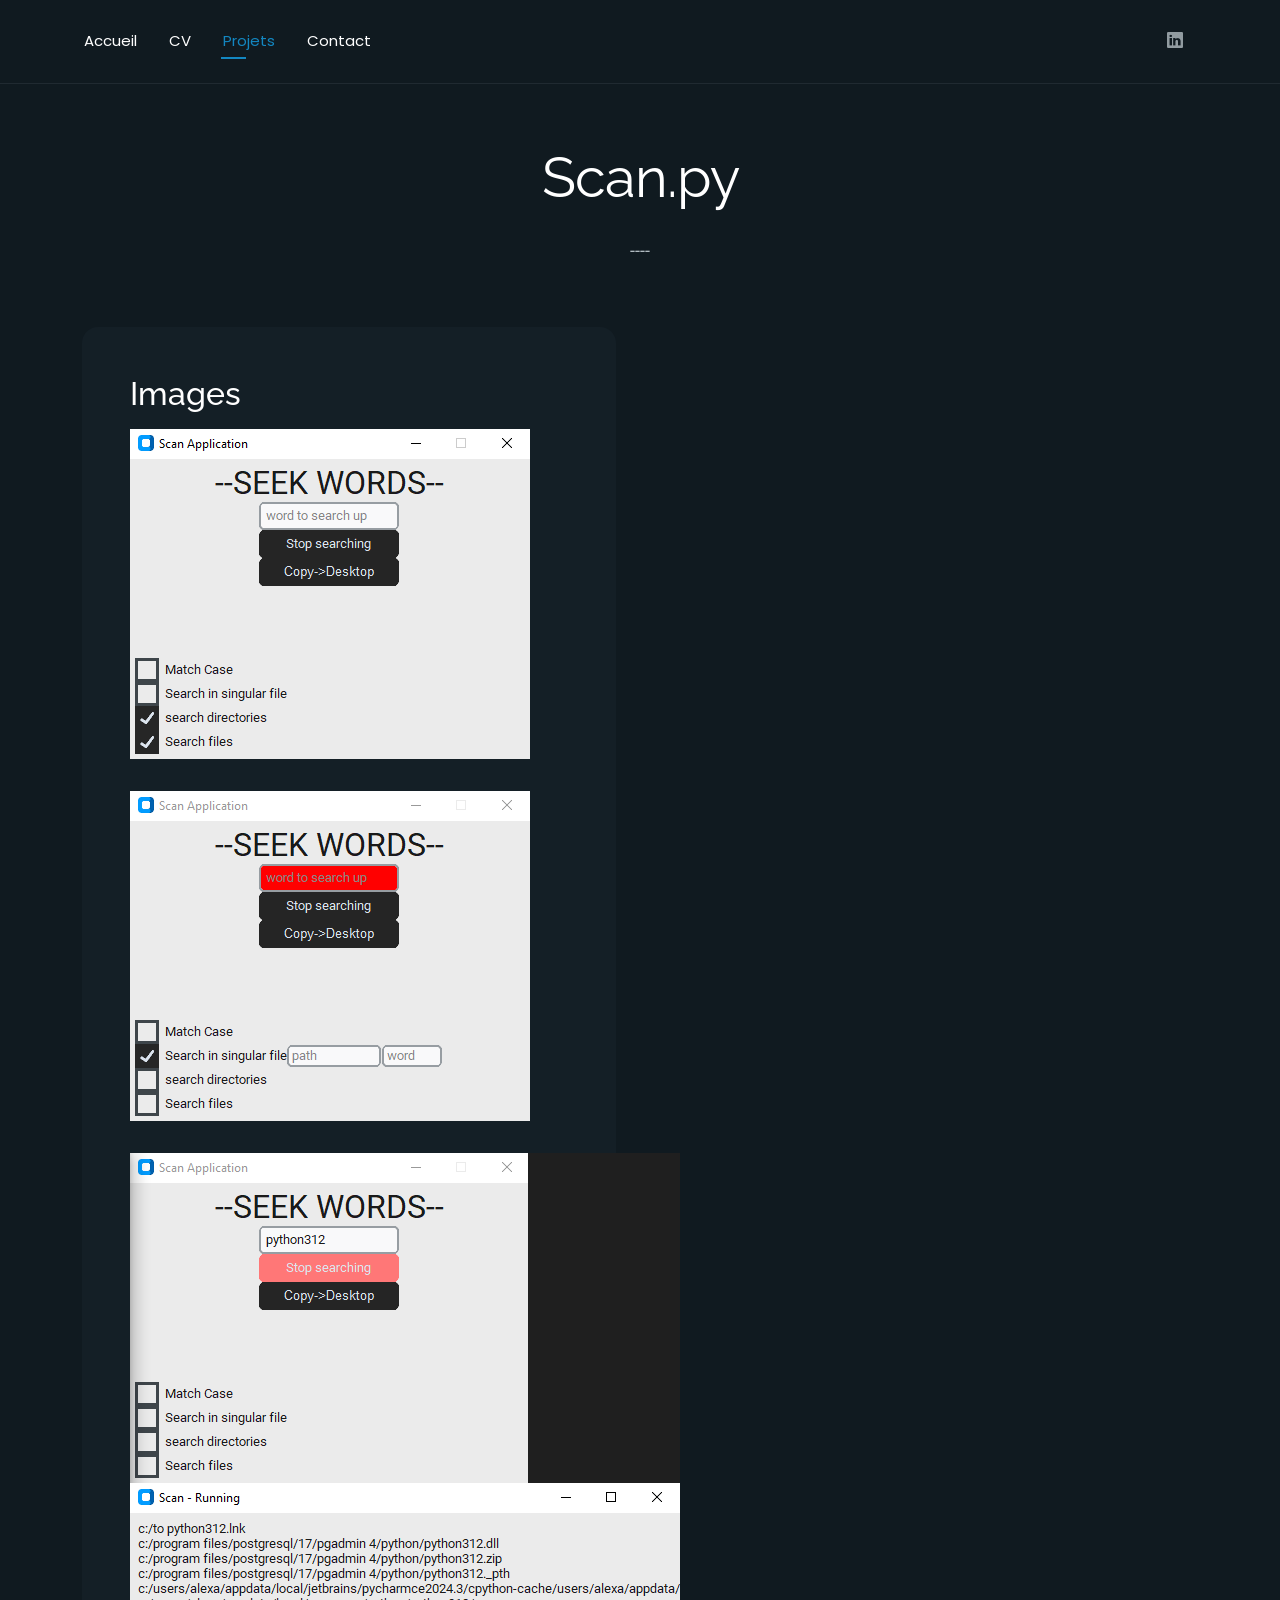
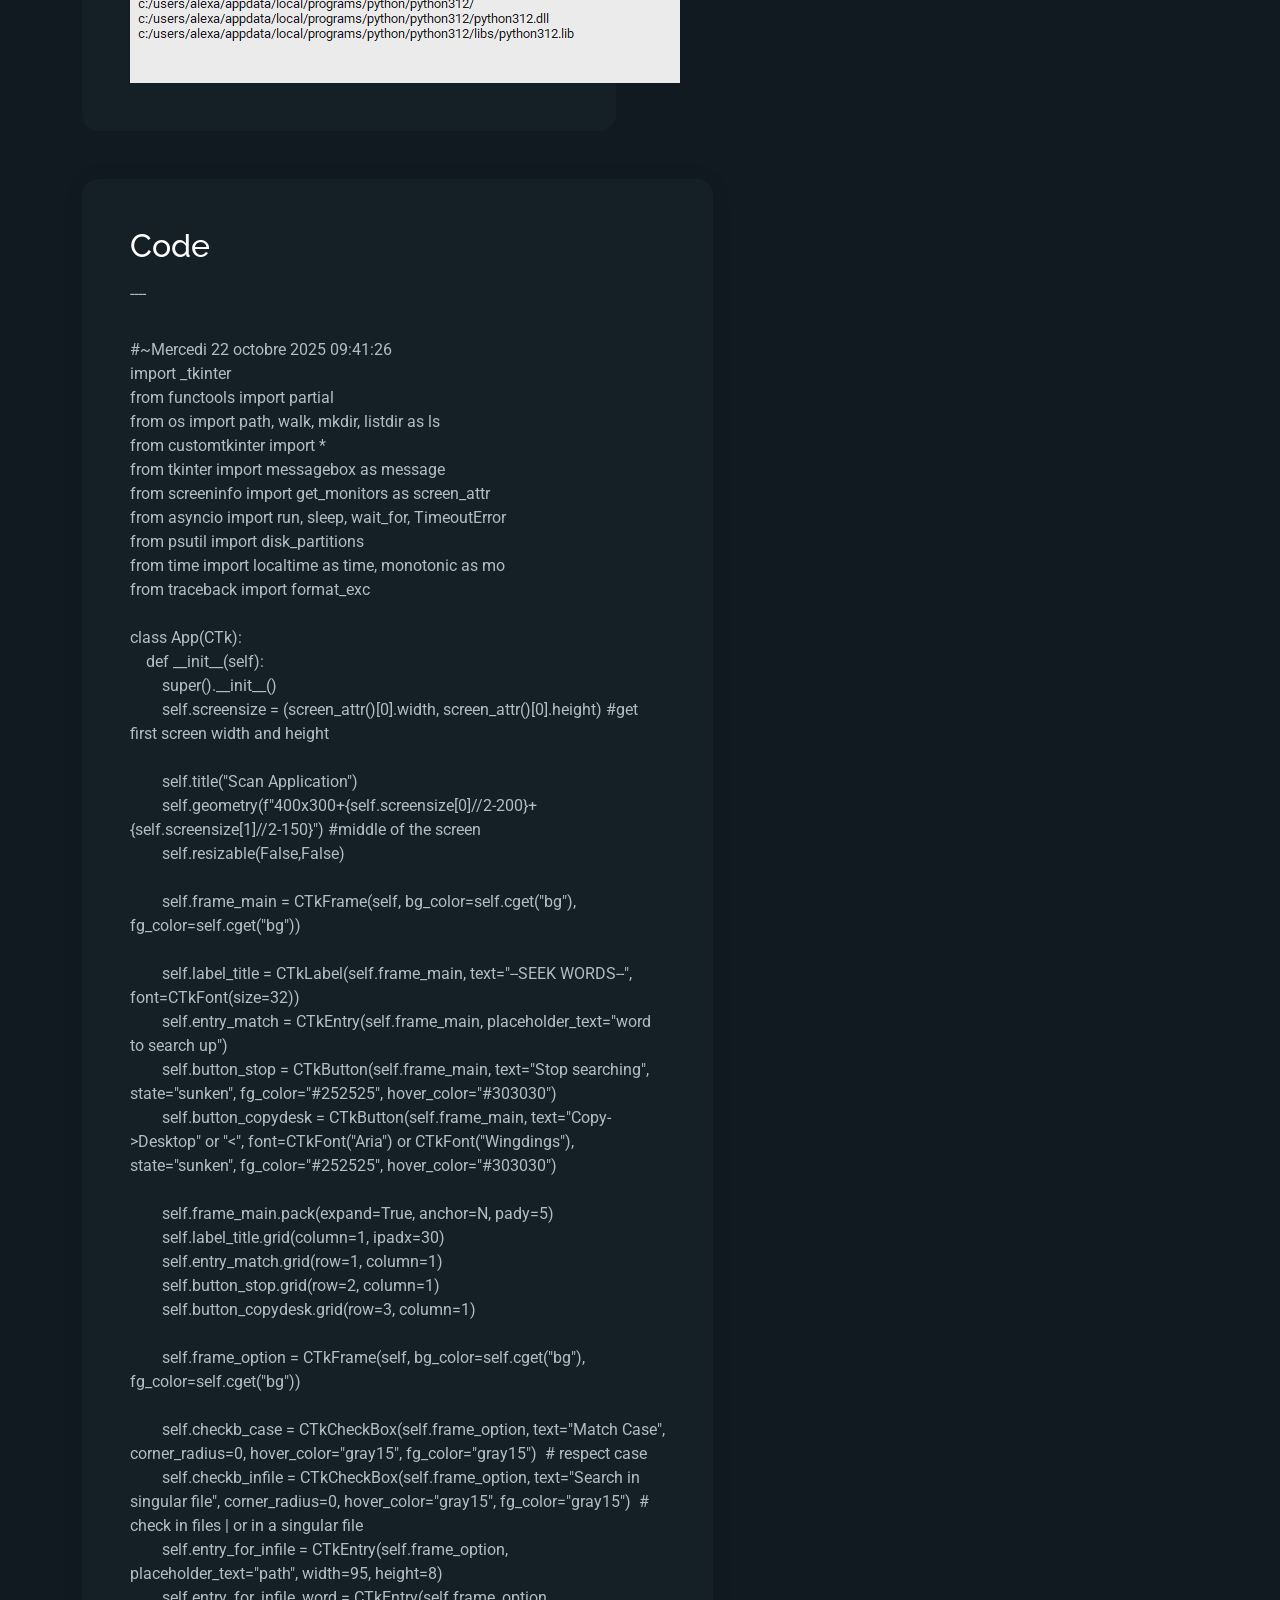
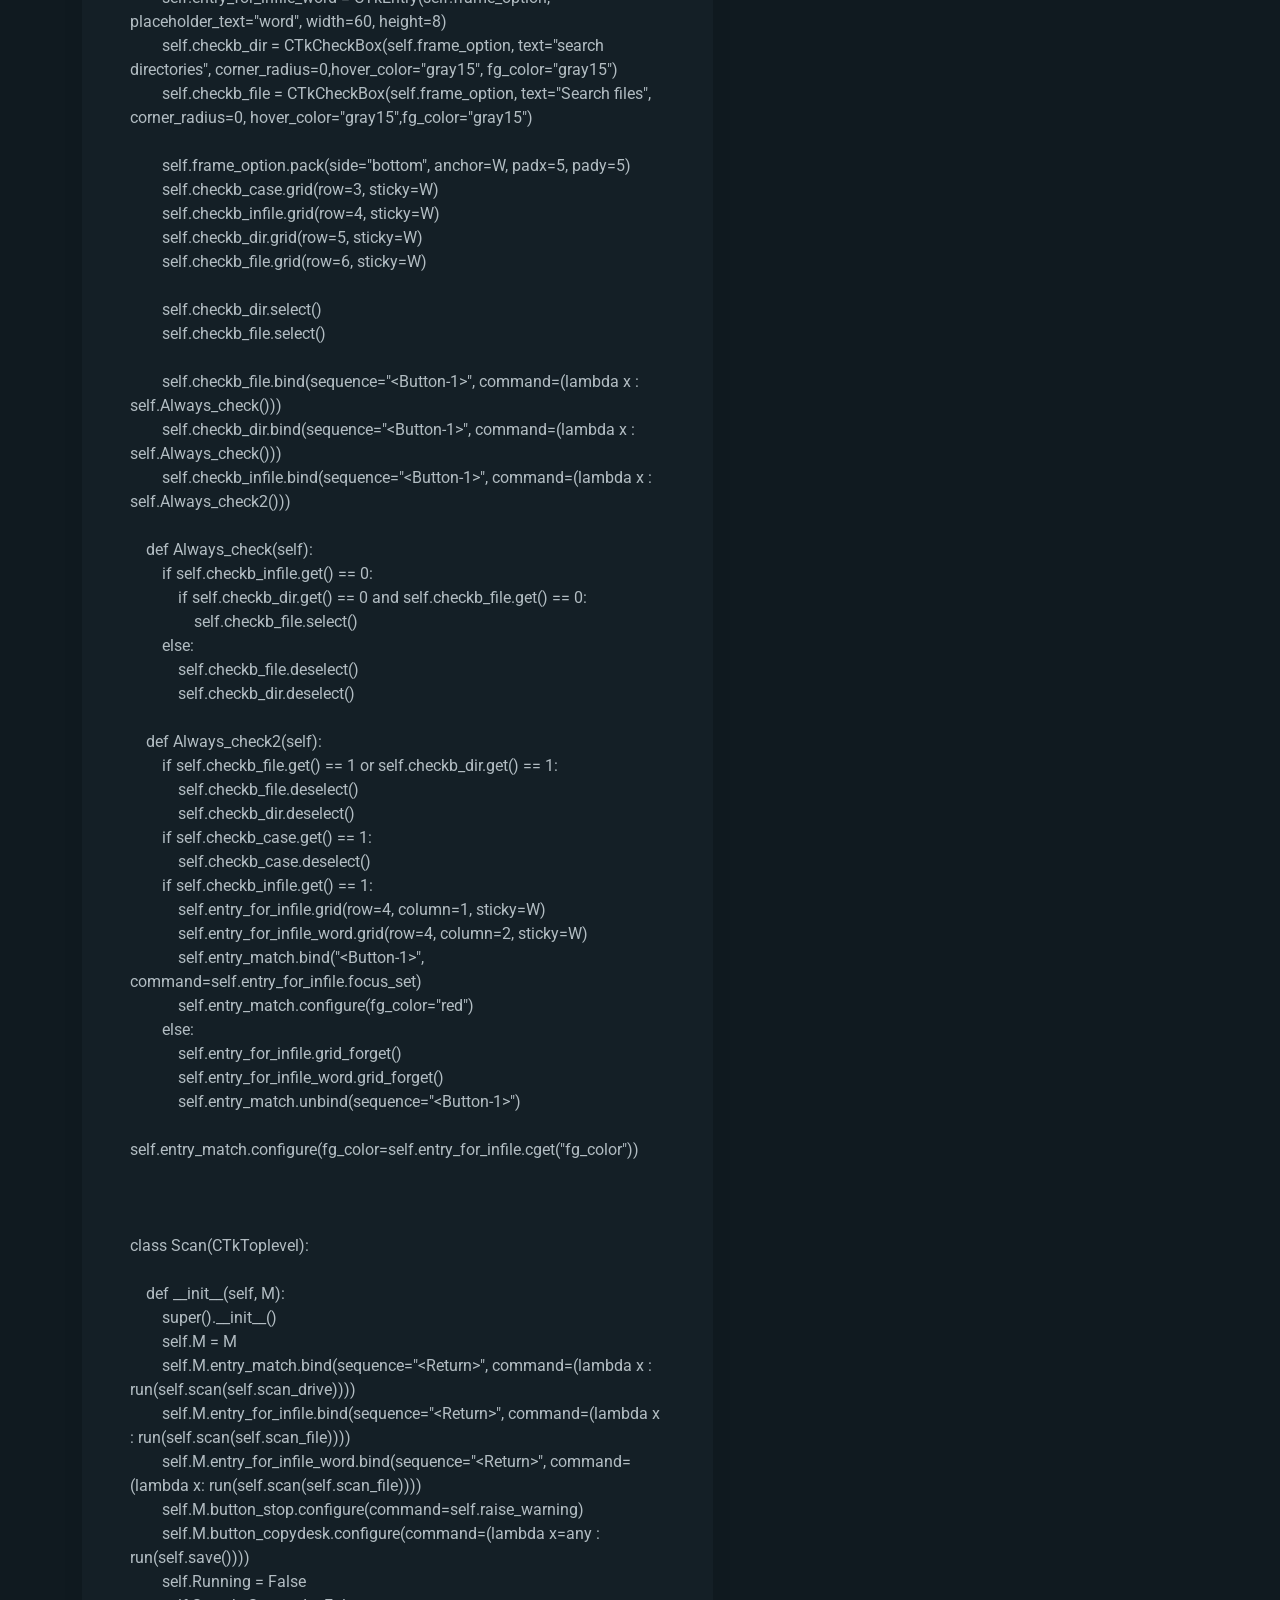
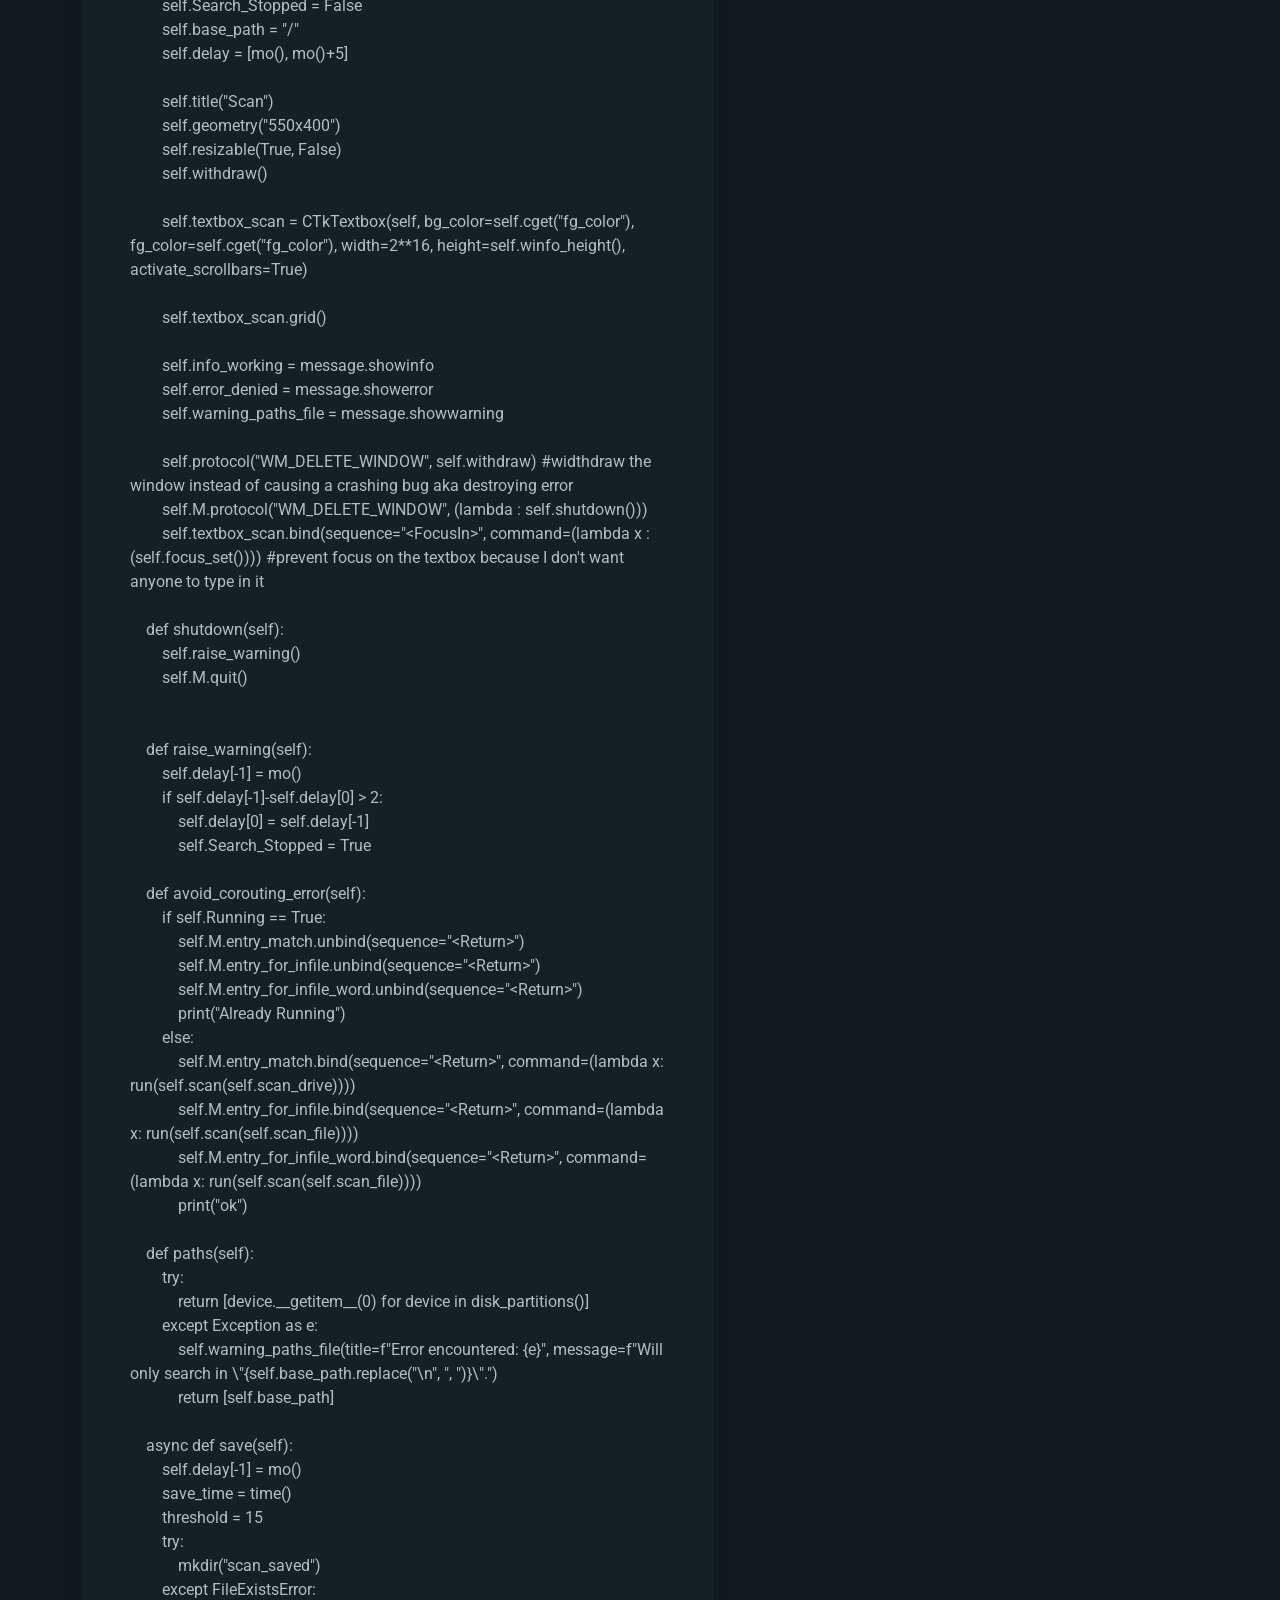
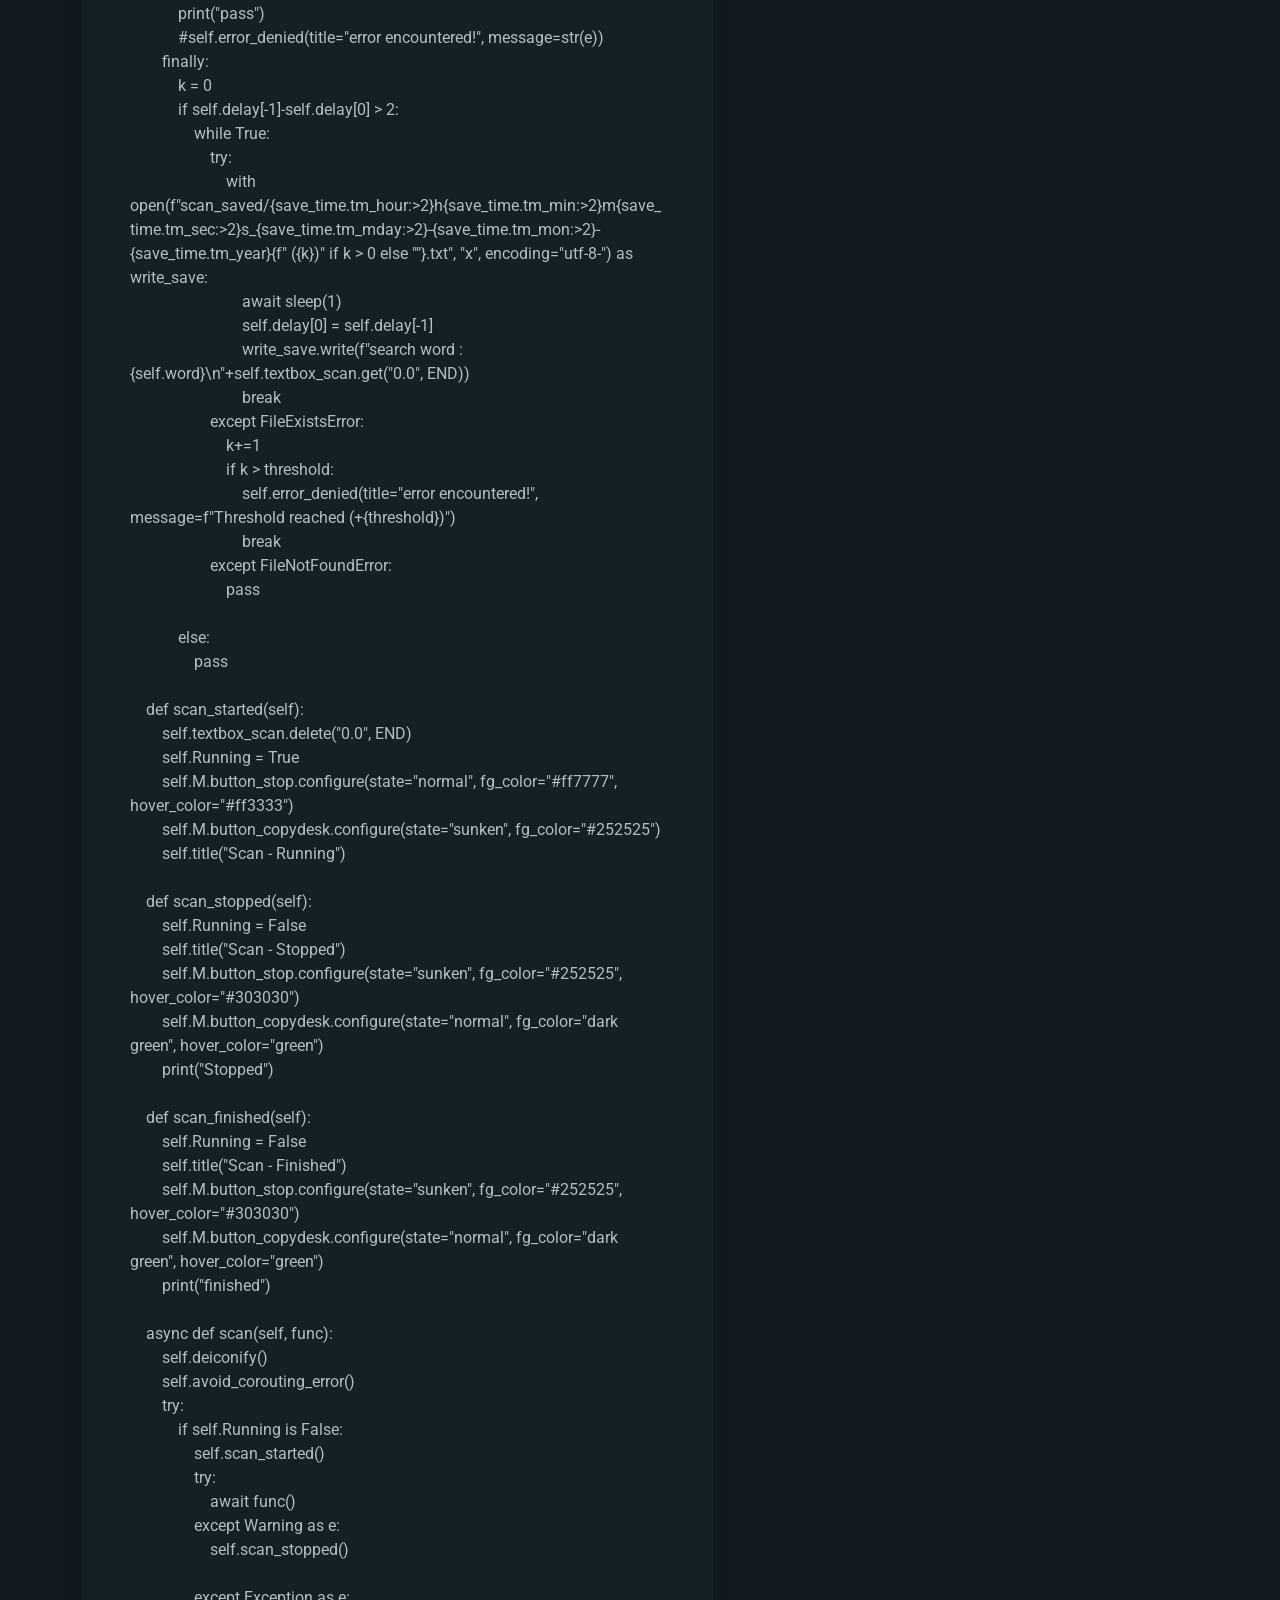
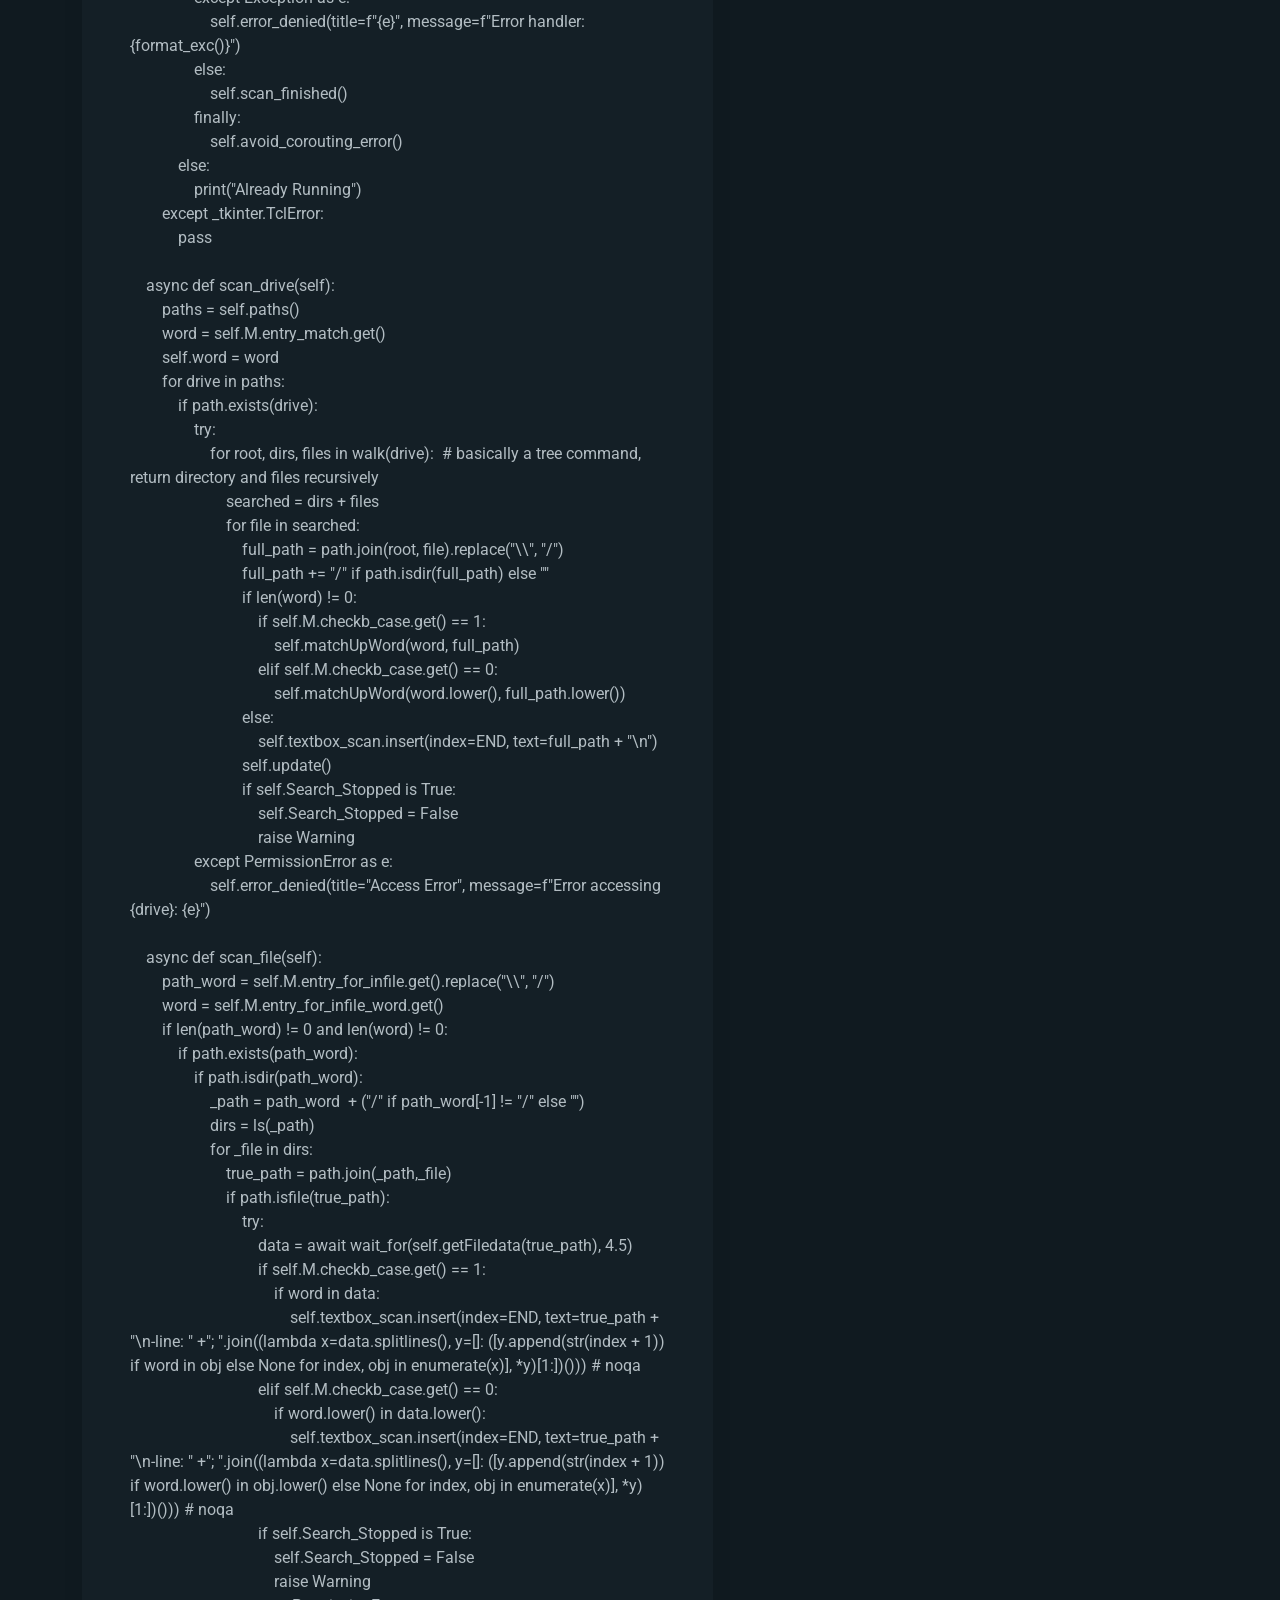
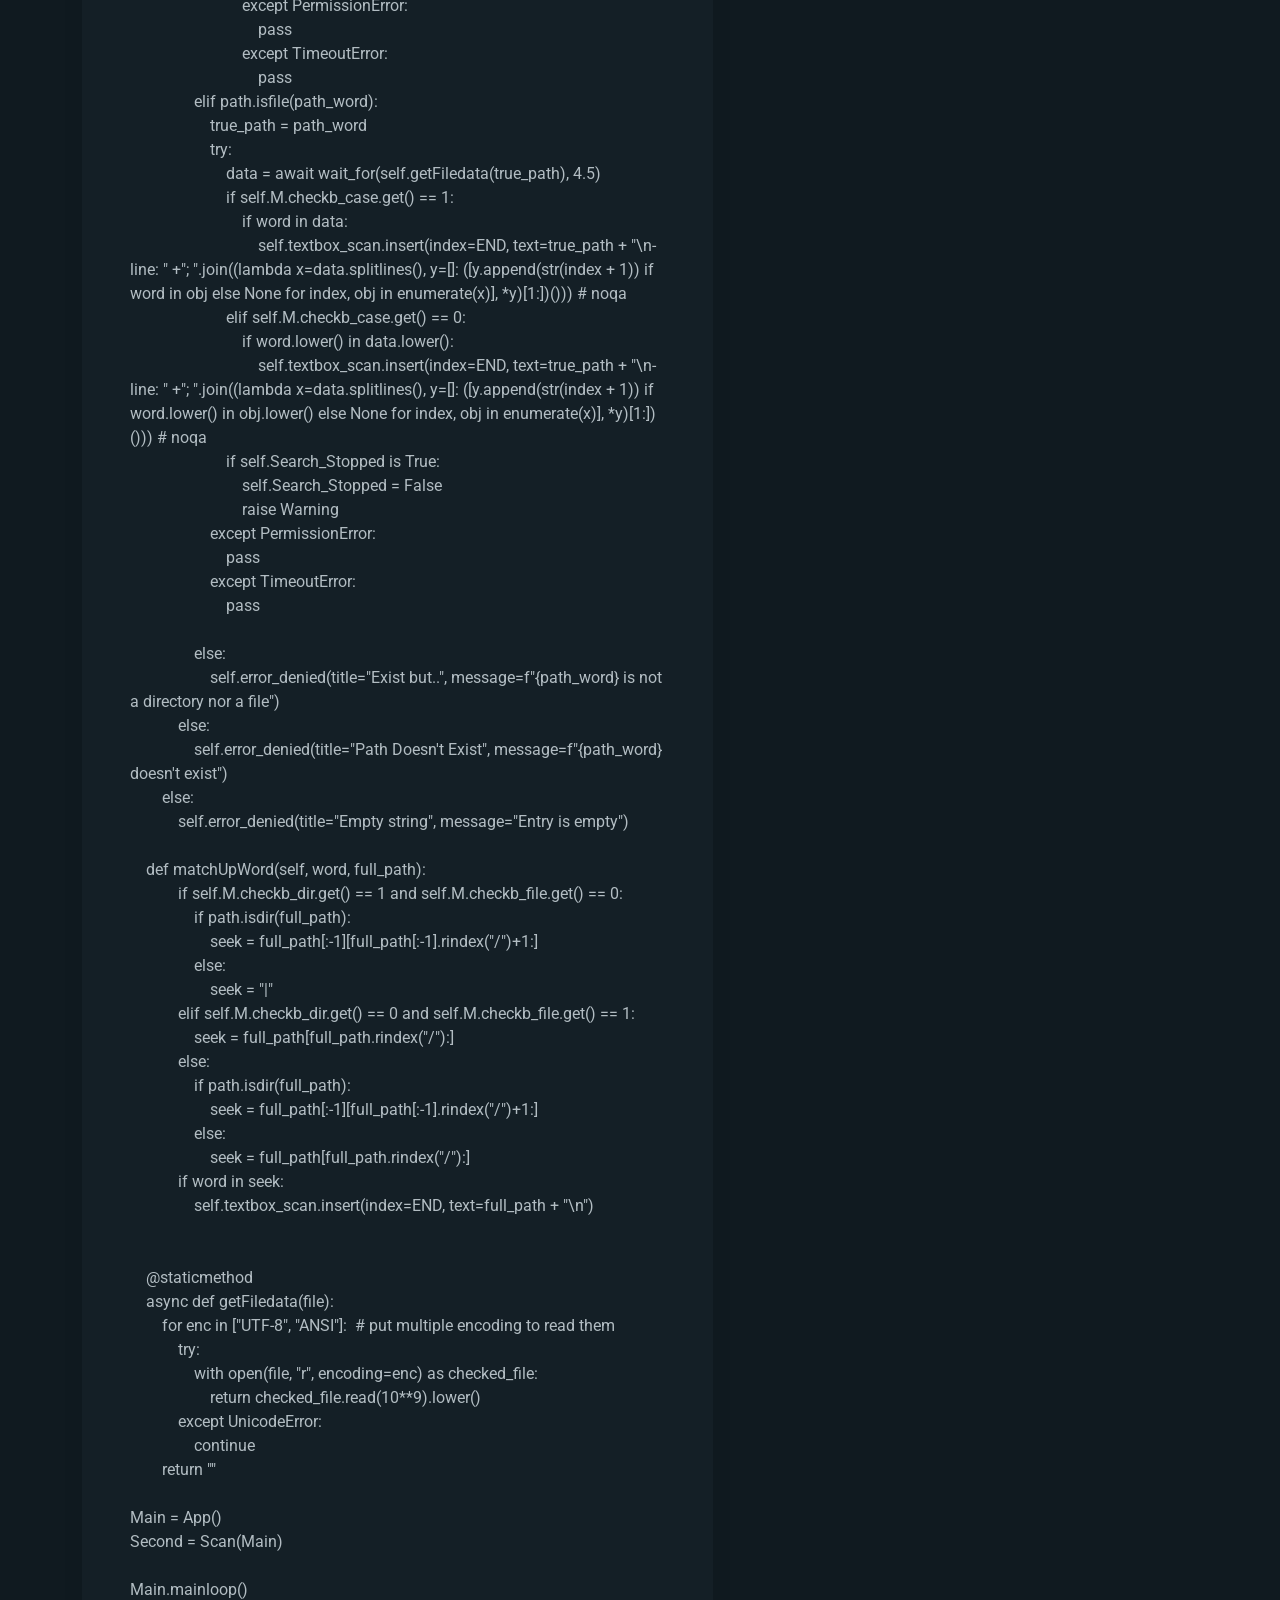
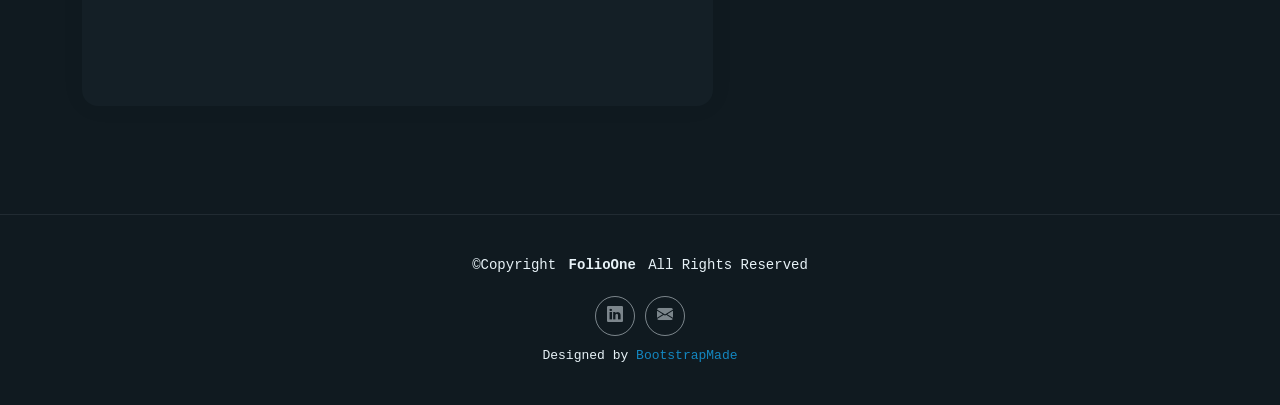
<file: pages/scan.html>
<!DOCTYPE html>
<html lang="fr">

<head>
  <meta charset="utf-8">
  <meta content="width=device-width, initial-scale=1.0" name="viewport">
  <title>Contact - FolioOne Bootstrap Template</title>
  <meta name="description" content="">
  <meta name="keywords" content="">

  <!-- Favicons -->
  <link href="../assets/img/favicon.png" rel="icon">
  <link href="../assets/img/apple-touch-icon.png" rel="apple-touch-icon">

  <!-- Fonts -->
  <link href="https://fonts.googleapis.com" rel="preconnect">
  <link href="https://fonts.gstatic.com" rel="preconnect" crossorigin>
  <link href="https://fonts.googleapis.com/css2?family=Roboto:ital,wght@0,100;0,300;0,400;0,500;0,700;0,900;1,100;1,300;1,400;1,500;1,700;1,900&family=Poppins:ital,wght@0,100;0,200;0,300;0,400;0,500;0,600;0,700;0,800;0,900;1,100;1,200;1,300;1,400;1,500;1,600;1,700;1,800;1,900&family=Raleway:ital,wght@0,100;0,200;0,300;0,400;0,500;0,600;0,700;0,800;0,900;1,100;1,200;1,300;1,400;1,500;1,600;1,700;1,800;1,900&display=swap" rel="stylesheet">

  <!-- Vendor CSS Files -->
  <link href="../assets/vendor/bootstrap/css/bootstrap.min.css" rel="stylesheet">
  <link href="../assets/vendor/bootstrap-icons/bootstrap-icons.css" rel="stylesheet">
  <link href="../assets/vendor/aos/aos.css" rel="stylesheet">
  <link href="../assets/vendor/swiper/swiper-bundle.min.css" rel="stylesheet">
  <link href="../assets/vendor/glightbox/css/glightbox.min.css" rel="stylesheet">

  <!-- Main CSS File -->
  <link href="../assets/css/main.css" rel="stylesheet">

  <!-- =======================================================
  * Template Name: FolioOne
  * Template URL: https://bootstrapmade.com/folioone-bootstrap-portfolio-website-template/
  * Updated: Aug 23 2025 with Bootstrap v5.3.7
  * Author: BootstrapMade.com
  * License: https://bootstrapmade.com/license/
  ======================================================== -->
</head>

<body class="contact-page">

  <header id="header" class="header d-flex align-items-center light-background sticky-top">
    <div class="container d-flex align-items-center justify-content-between">

      <nav id="navmenu" class="navmenu">
        <ul>
          <li><a href="../index.html">Accueil</a></li>
          <li><a href="../resume.html">CV</a></li>
          <li><a href="../projet.html"class="active">Projets</a></li>
          <li><a href="../contact.html">Contact</a></li>
        </ul>
        <i class="mobile-nav-toggle d-xl-none bi bi-list"></i>
      </nav>

      <div class="header-social-links">
        <a href="https://www.linkedin.com/in/alexandre-brianto-a34583397/" target="_blank" class="linkedin"><i class="bi bi-linkedin"></i></a>
      </div>

    </div>
  </header>

  <main class="main">

    <!-- Contact Section -->
    <section id="image" class="contact section">

      <!-- Section Title -->
      <div class="container section-title" data-aos="fade-up">
        <h2>Scan.py</h2>
        <p>----</p>
      </div><!-- End Section Title -->

      <div class="container" data-aos="fade-up" data-aos-delay="100">

        <div class="row g-4 g-lg-5">
          <div class="col-lg-6">
            <div class="info-box" data-aos="fade-up" data-aos-delay="200">
              <h3>Images</h3>
              <!-- text here -->

              <div class="info-item" data-aos="fade-up" data-aos-delay="300">
                <div class="content">
                  <img src="../assets/img/portfolio/Scan1.png" alt="">
                </div>
              </div>

              <div class="info-item" data-aos="fade-up" data-aos-delay="400">
                <div class="content">
                  <img src="../assets/img/portfolio/Scan2.png" alt="">
                </div>
              </div>

              <div class="info-item" data-aos="fade-up" data-aos-delay="500">
                <div class="content">
                  <img src="../assets/img/portfolio/Scan3.png" alt="">
                </div>
              </div>
            </div>
          </div>

          <!--second column-->
          <div class="col-lg-7">
            <div class="contact-form" data-aos="fade-up" data-aos-delay="300">
              <h3>Code</h3>
              <p>----</p>
                <div class="row gy-4">
                  <div class="col-md-6" style="width: auto; overflow-wrap: break-word">
                    <p id="code-text" style="white-space: pre-wrap;"><code class="language-python"><code></p>
                  </div>
                  <!-- <div class="col-md-6 ">
                    <input type="email" class="form-control" name="email" placeholder="Your Email" required="">
                  </div>
                  <div class="col-12">
                    <input type="text" class="form-control" name="subject" placeholder="Subject" required="">
                  </div>
                  <div class="col-12">
                    <textarea class="form-control" name="message" rows="6" placeholder="Message" required=""></textarea>
                  </div>
                   -->
                </div>

            </div>
          </div>

        </div>

      </div>

    </section><!-- /Contact Section -->
    

  </main>

  <footer id="footer" class="footer">

    <div class="container">
      <div class="copyright text-center ">
        <p>©<span>Copyright</span> <strong class="px-1 sitename">FolioOne</strong> <span>All Rights Reserved<br></span></p>
      </div>
      <div class="social-links d-flex justify-content-center">
        <a href="https://www.linkedin.com/in/alexandre-brianto-a34583397/" target="_blank" class="linkedin"><i class="bi bi-linkedin"></i></a>
        <a href="mailto:alexandre.brianto29@gmail.com"><i class="bi bi-envelope-fill"></i></a>
      </div>
      <div class="credits">
        <!-- All the links in the footer should remain intact. -->
        <!-- You can delete the links only if you've purchased the pro version. -->
        <!-- Licensing information: https://bootstrapmade.com/license/ -->
        <!-- Purchase the pro version with working PHP/AJAX contact form: [buy-url] -->
        Designed by <a href="https://bootstrapmade.com/">BootstrapMade</a>
      </div>
    </div>

  </footer>

  <!-- Scroll Top -->
  <a href="#" id="scroll-top" class="scroll-top d-flex align-items-center justify-content-center"><i class="bi bi-arrow-up-short"></i></a>

  <!-- Preloader -->
  <div id="preloader"></div>
  
  <!-- second column script -->
  <script>
        fetch('scan.txt')
            .then(response => {
                if (!response.ok) throw new Error("File not found");
                return response.text();
            })
            .then(data => {
                document.getElementById("code-text").textContent = data;
            })
            .catch(error => {
                document.getElementById("code-text").textContent = "Error loading text.";
                console.error(error);
            });
    </script>

  <!-- Vendor JS Files -->
  <script src="../assets/vendor/bootstrap/js/bootstrap.bundle.min.js"></script>
  <script src="../assets/vendor/php-email-form/validate.js"></script>
  <script src="../assets/vendor/aos/aos.js"></script>
  <script src="../assets/vendor/typed.js/typed.umd.js"></script>
  <script src="../assets/vendor/waypoints/noframework.waypoints.js"></script>
  <script src="../assets/vendor/purecounter/purecounter_vanilla.js"></script>
  <script src="../assets/vendor/swiper/swiper-bundle.min.js"></script>
  <script src="../assets/vendor/imagesloaded/imagesloaded.pkgd.min.js"></script>
  <script src="../assets/vendor/isotope-layout/isotope.pkgd.min.js"></script>
  <script src="../assets/vendor/glightbox/js/glightbox.min.js"></script>

  <!-- Main JS File -->
  <script src="../assets/js/main.js"></script>

</body>

</html>
</file>
<file: assets/css/main.css>
/**
* Template Name: FolioOne
* Template URL: https://bootstrapmade.com/folioone-bootstrap-portfolio-website-template/
* Updated: Aug 23 2025 with Bootstrap v5.3.7
* Author: BootstrapMade.com
* License: https://bootstrapmade.com/license/
*/

/*--------------------------------------------------------------
# Font & Color Variables
# Help: https://bootstrapmade.com/color-system/
--------------------------------------------------------------*/
/* Fonts */
:root {
  --default-font: "Roboto",  system-ui, -apple-system, "Segoe UI", Roboto, "Helvetica Neue", Arial, "Noto Sans", "Liberation Sans", sans-serif, "Apple Color Emoji", "Segoe UI Emoji", "Segoe UI Symbol", "Noto Color Emoji";
  --heading-font: "Raleway",  sans-serif;
  --nav-font: "Poppins",  sans-serif;
}

/* Global Colors - The following color variables are used throughout the website. Updating them here will change the color scheme of the entire website */
:root { 
  --background-color: #101a20; /* Background color for the entire website, including individual sections */
  --default-color: #e7f2f7; /* Default color used for the majority of the text content across the entire website */
  --heading-color: #ffffff; /* Color for headings, subheadings and title throughout the website */
  --accent-color: #1387c1; /* Accent color that represents your brand on the website. It's used for buttons, links, and other elements that need to stand out */
  --surface-color: #141f26; /* The surface color is used as a background of boxed elements within sections, such as cards, icon boxes, or other elements that require a visual separation from the global background. */
  --contrast-color: #ffffff; /* Contrast color for text, ensuring readability against backgrounds of accent, heading, or default colors. */
}

/* Nav Menu Colors - The following color variables are used specifically for the navigation menu. They are separate from the global colors to allow for more customization options */
:root {
  --nav-color: #ffffff;  /* The default color of the main navmenu links */
  --nav-hover-color: #1387c1; /* Applied to main navmenu links when they are hovered over or active */
  --nav-mobile-background-color: #213642; /* Used as the background color for mobile navigation menu */
  --nav-dropdown-background-color: #051117; /* Used as the background color for dropdown items that appear when hovering over primary navigation items */
  --nav-dropdown-color: #e7f2f7; /* Used for navigation links of the dropdown items in the navigation menu. */
  --nav-dropdown-hover-color: #1387c1; /* Similar to --nav-hover-color, this color is applied to dropdown navigation links when they are hovered over. */
}

/* Color Presets - These classes override global colors when applied to any section or element, providing reuse of the sam color scheme. */

.light-background {
  --background-color: #142027;
  --surface-color: #325264;
}

.dark-background {
  --background-color: #0b1419;
  --default-color: #ffffff;
  --heading-color: #ffffff;
  --surface-color: #252525;
  --contrast-color: #ffffff;
}

/* Smooth scroll */
:root {
  scroll-behavior: smooth;
}

/*--------------------------------------------------------------
# General Styling & Shared Classes
--------------------------------------------------------------*/
body {
  color: var(--default-color);
  background-color: var(--background-color);
  font-family: var(--default-font);
}

a {
  color: var(--accent-color);
  text-decoration: none;
  transition: 0.3s;
}

a:hover {
  color: color-mix(in srgb, var(--accent-color), transparent 25%);
  text-decoration: none;
}

h1,
h2,
h3,
h4,
h5,
h6 {
  color: var(--heading-color);
  font-family: var(--heading-font);
}

/* PHP Email Form Messages
------------------------------*/
.php-email-form .error-message {
  display: none;
  background: #df1529;
  color: #ffffff;
  text-align: left;
  padding: 15px;
  margin-bottom: 24px;
  font-weight: 600;
}

.php-email-form .sent-message {
  display: none;
  color: #ffffff;
  background: #059652;
  text-align: center;
  padding: 15px;
  margin-bottom: 24px;
  font-weight: 600;
}

.php-email-form .loading {
  display: none;
  background: var(--surface-color);
  text-align: center;
  padding: 15px;
  margin-bottom: 24px;
}

.php-email-form .loading:before {
  content: "";
  display: inline-block;
  border-radius: 50%;
  width: 24px;
  height: 24px;
  margin: 0 10px -6px 0;
  border: 3px solid var(--accent-color);
  border-top-color: var(--surface-color);
  animation: php-email-form-loading 1s linear infinite;
}

@keyframes php-email-form-loading {
  0% {
    transform: rotate(0deg);
  }

  100% {
    transform: rotate(360deg);
  }
}

/*--------------------------------------------------------------
# Global Header
--------------------------------------------------------------*/
.header {
  --background-color: rgba(255, 255, 255, 0);
  color: var(--default-color);
  background-color: var(--background-color);
  padding: 15px 0;
  transition: all 0.5s;
  z-index: 997;
  border-bottom: 1px solid color-mix(in srgb, var(--default-color), transparent 92%);
}

.header .logo {
  line-height: 1;
}

.header .logo img {
  max-height: 36px;
  margin-right: 8px;
}

.header .logo h1 {
  font-size: 32px;
  margin: 0;
  font-weight: 400;
  color: var(--heading-color);
}

.header .header-social-links {
  padding-right: 15px;
}

.header .header-social-links a {
  color: color-mix(in srgb, var(--default-color), transparent 40%);
  padding-left: 6px;
  display: inline-block;
  transition: 0.3s;
  font-size: 16px;
}

.header .header-social-links a:hover {
  color: var(--default-color);
}

.header .header-social-links a i {
  line-height: 0px;
}

@media (max-width: 1200px) {
  .header .logo {
    order: 1;
  }

  .header .header-social-links {
    order: 2;
  }

  .header .navmenu {
    order: 3;
  }
}

/* Global Header on Scroll
------------------------------*/
.scrolled .header {
  --background-color: rgba(16, 26, 32, 0.9);
}

/*--------------------------------------------------------------
# Navigation Menu
--------------------------------------------------------------*/
/* Desktop Navigation */
@media (min-width: 1200px) {
  .navmenu {
    padding: 0;
  }

  .navmenu ul {
    margin: 0;
    padding: 0;
    display: flex;
    list-style: none;
    align-items: center;
  }

  .navmenu li {
    position: relative;
  }

  .navmenu>ul>li {
    white-space: nowrap;
    padding: 15px 28px 15px 0;
  }

  .navmenu>ul>li:last-child {
    padding-right: 0;
  }

  .navmenu a,
  .navmenu a:focus {
    color: var(--nav-color);
    font-size: 15px;
    padding: 0 2px;
    font-family: var(--nav-font);
    font-weight: 400;
    display: flex;
    align-items: center;
    justify-content: space-between;
    white-space: nowrap;
    transition: 0.3s;
    position: relative;
  }

  .navmenu a i,
  .navmenu a:focus i {
    font-size: 12px;
    line-height: 0;
    margin-left: 5px;
    transition: 0.3s;
  }

  .navmenu>ul>li>a:before {
    content: "";
    position: absolute;
    height: 2px;
    bottom: -6px;
    left: 0;
    background-color: var(--nav-hover-color);
    visibility: hidden;
    width: 0px;
    transition: all 0.3s ease-in-out 0s;
  }

  .navmenu a:hover:before,
  .navmenu li:hover>a:before,
  .navmenu .active:before {
    visibility: visible;
    width: 25px;
  }

  .navmenu li:hover>a,
  .navmenu .active,
  .navmenu .active:focus {
    color: var(--nav-hover-color);
  }

  .navmenu .dropdown ul {
    margin: 0;
    padding: 10px 0;
    background: var(--nav-dropdown-background-color);
    display: block;
    position: absolute;
    visibility: hidden;
    left: -5px;
    top: 130%;
    opacity: 0;
    transition: 0.3s;
    border-radius: 4px;
    z-index: 99;
    box-shadow: 0px 0px 30px rgba(0, 0, 0, 0.1);
  }

  .navmenu .dropdown ul li {
    min-width: 200px;
  }

  .navmenu .dropdown ul a {
    padding: 10px 20px;
    font-size: 15px;
    text-transform: none;
    color: var(--nav-dropdown-color);
  }

  .navmenu .dropdown ul a i {
    font-size: 12px;
  }

  .navmenu .dropdown ul a:hover,
  .navmenu .dropdown ul .active:hover,
  .navmenu .dropdown ul li:hover>a {
    color: var(--nav-dropdown-hover-color);
  }

  .navmenu .dropdown:hover>ul {
    opacity: 1;
    top: 100%;
    visibility: visible;
  }

  .navmenu .dropdown .dropdown ul {
    top: 0;
    left: -90%;
    visibility: hidden;
  }

  .navmenu .dropdown .dropdown:hover>ul {
    opacity: 1;
    top: 0;
    left: -100%;
    visibility: visible;
  }
}

/* Mobile Navigation */
@media (max-width: 1199px) {
  .mobile-nav-toggle {
    color: var(--nav-color);
    font-size: 28px;
    line-height: 0;
    margin-right: 10px;
    cursor: pointer;
    transition: color 0.3s;
  }

  .navmenu {
    padding: 0;
    z-index: 9997;
  }

  .navmenu ul {
    display: none;
    list-style: none;
    position: absolute;
    inset: 60px 20px 20px 20px;
    padding: 10px 0;
    margin: 0;
    border-radius: 6px;
    background-color: var(--nav-mobile-background-color);
    border: 1px solid color-mix(in srgb, var(--default-color), transparent 90%);
    box-shadow: none;
    overflow-y: auto;
    transition: 0.3s;
    z-index: 9998;
  }

  .navmenu a,
  .navmenu a:focus {
    color: var(--nav-dropdown-color);
    padding: 10px 20px;
    font-family: var(--nav-font);
    font-size: 17px;
    font-weight: 500;
    display: flex;
    align-items: center;
    justify-content: space-between;
    white-space: nowrap;
    transition: 0.3s;
  }

  .navmenu a i,
  .navmenu a:focus i {
    font-size: 12px;
    line-height: 0;
    margin-left: 5px;
    width: 30px;
    height: 30px;
    display: flex;
    align-items: center;
    justify-content: center;
    border-radius: 50%;
    transition: 0.3s;
    background-color: color-mix(in srgb, var(--accent-color), transparent 90%);
  }

  .navmenu a i:hover,
  .navmenu a:focus i:hover {
    background-color: var(--accent-color);
    color: var(--contrast-color);
  }

  .navmenu a:hover,
  .navmenu .active,
  .navmenu .active:focus {
    color: var(--nav-dropdown-hover-color);
  }

  .navmenu .active i,
  .navmenu .active:focus i {
    background-color: var(--accent-color);
    color: var(--contrast-color);
    transform: rotate(180deg);
  }

  .navmenu .dropdown ul {
    position: static;
    display: none;
    z-index: 99;
    padding: 10px 0;
    margin: 10px 20px;
    background-color: var(--nav-dropdown-background-color);
    transition: all 0.5s ease-in-out;
  }

  .navmenu .dropdown ul ul {
    background-color: rgba(33, 37, 41, 0.1);
  }

  .navmenu .dropdown>.dropdown-active {
    display: block;
    background-color: rgba(33, 37, 41, 0.03);
  }

  .mobile-nav-active {
    overflow: hidden;
  }

  .mobile-nav-active .mobile-nav-toggle {
    color: #fff;
    position: absolute;
    font-size: 32px;
    top: 15px;
    right: 15px;
    margin-right: 0;
    z-index: 9999;
  }

  .mobile-nav-active .navmenu {
    position: fixed;
    overflow: hidden;
    inset: 0;
    background: rgba(33, 37, 41, 0.8);
    transition: 0.3s;
  }

  .mobile-nav-active .navmenu>ul {
    display: block;
  }
}

/*--------------------------------------------------------------
# Global Footer
--------------------------------------------------------------*/
.footer {
  color: var(--default-color);
  background-color: var(--background-color);
  font-size: 14px;
  padding: 40px 0;
  position: relative;
  border-top: 1px solid color-mix(in srgb, var(--default-color), transparent 92%);
}

.footer .copyright p {
  margin-bottom: 0;
}

.footer .social-links {
  margin-top: 20px;
}

.footer .social-links a {
  display: flex;
  align-items: center;
  justify-content: center;
  width: 40px;
  height: 40px;
  border-radius: 50%;
  border: 1px solid color-mix(in srgb, var(--default-color), transparent 50%);
  font-size: 16px;
  color: color-mix(in srgb, var(--default-color), transparent 50%);
  margin: 0 5px;
  transition: 0.3s;
}

.footer .social-links a:hover {
  color: var(--accent-color);
  border-color: var(--accent-color);
}

.footer .credits {
  margin-top: 10px;
  font-size: 13px;
  text-align: center;
}

/*--------------------------------------------------------------
# Preloader
--------------------------------------------------------------*/
#preloader {
  position: fixed;
  inset: 0;
  z-index: 9999;
  overflow: hidden;
  background-color: var(--background-color);
  transition: all 0.6s ease-out;
  width: 100%;
  height: 100vh;
}

#preloader:before,
#preloader:after {
  content: "";
  position: absolute;
  border: 4px solid var(--accent-color);
  border-radius: 50%;
  animation: animate-preloader 2s cubic-bezier(0, 0.2, 0.8, 1) infinite;
}

#preloader:after {
  animation-delay: -0.5s;
}

@keyframes animate-preloader {
  0% {
    width: 10px;
    height: 10px;
    top: calc(50% - 5px);
    left: calc(50% - 5px);
    opacity: 1;
  }

  100% {
    width: 72px;
    height: 72px;
    top: calc(50% - 36px);
    left: calc(50% - 36px);
    opacity: 0;
  }
}

/*--------------------------------------------------------------
# Scroll Top Button
--------------------------------------------------------------*/
.scroll-top {
  position: fixed;
  visibility: hidden;
  opacity: 0;
  right: 15px;
  bottom: -15px;
  z-index: 99999;
  background-color: var(--accent-color);
  width: 44px;
  height: 44px;
  border-radius: 50px;
  transition: all 0.4s;
}

.scroll-top i {
  font-size: 24px;
  color: var(--contrast-color);
  line-height: 0;
}

.scroll-top:hover {
  background-color: color-mix(in srgb, var(--accent-color), transparent 20%);
  color: var(--contrast-color);
}

.scroll-top.active {
  visibility: visible;
  opacity: 1;
  bottom: 15px;
}

/*--------------------------------------------------------------
# Disable aos animation delay on mobile devices
--------------------------------------------------------------*/
@media screen and (max-width: 768px) {
  [data-aos-delay] {
    transition-delay: 0 !important;
  }
}

/*--------------------------------------------------------------
# Global Page Titles & Breadcrumbs
--------------------------------------------------------------*/
.page-title {
  color: var(--default-color);
  background-color: var(--background-color);
  position: relative;
}

.page-title .heading {
  padding: 80px 0;
  border-top: 1px solid color-mix(in srgb, var(--default-color), transparent 90%);
}

.page-title .heading h1 {
  font-size: 38px;
  font-weight: 700;
}

.page-title nav {
  background-color: color-mix(in srgb, var(--default-color), transparent 96%);
  padding: 20px 0;
}

.page-title nav ol {
  display: flex;
  flex-wrap: wrap;
  list-style: none;
  padding: 0;
  margin: 0;
  font-size: 16px;
  font-weight: 400;
}

.page-title nav ol li+li {
  padding-left: 10px;
}

.page-title nav ol li+li::before {
  content: "/";
  display: inline-block;
  padding-right: 10px;
  color: color-mix(in srgb, var(--default-color), transparent 70%);
}

/*--------------------------------------------------------------
# Global Sections
--------------------------------------------------------------*/
section,
.section {
  color: var(--default-color);
  background-color: var(--background-color);
  padding: 60px 0;
  scroll-margin-top: 100px;
  overflow: clip;
}

@media (max-width: 1199px) {

  section,
  .section {
    scroll-margin-top: 66px;
  }
}

/*--------------------------------------------------------------
# Global Section Titles
--------------------------------------------------------------*/
.section-title {
  text-align: center;
  padding-bottom: 60px;
  position: relative;
}

.section-title h2 {
  font-size: 3.5rem;
  font-weight: 400;
  line-height: 1.2;
  color: var(--heading-color);
  margin-bottom: 1.5rem;
  letter-spacing: -1px;
}

@media (max-width: 768px) {
  .section-title h2 {
    font-size: 2.5rem;
  }
}

.section-title p {
  font-size: 1.125rem;
  line-height: 1.8;
  color: color-mix(in srgb, var(--default-color), transparent 25%);
  max-width: 900px;
  margin: 0 auto;
  text-wrap: balance;
}

/*--------------------------------------------------------------
# Hero Section
--------------------------------------------------------------*/
.hero {
  padding: 80px 0;
  min-height: 100vh;
  display: flex;
  align-items: center;
}

.hero .hero-content h1 {
  font-size: 3.5rem;
  font-weight: 700;
  margin-bottom: 1rem;
  line-height: 1.2;
}

.hero .hero-content h1 .highlight {
  color: var(--accent-color);
  position: relative;
}

.hero .hero-content h1 .highlight::after {
  content: "";
  position: absolute;
  bottom: 0;
  left: 0;
  width: 100%;
  height: 3px;
  background: linear-gradient(90deg, var(--accent-color), color-mix(in srgb, var(--accent-color), transparent 50%));
  border-radius: 2px;
}

@media (max-width: 768px) {
  .hero .hero-content h1 {
    font-size: 2.5rem;
  }
}

.hero .hero-content h2 {
  font-size: 1.5rem;
  font-weight: 400;
  margin-bottom: 2rem;
  color: color-mix(in srgb, var(--default-color), transparent 20%);
}

.hero .hero-content h2 .typed {
  color: var(--accent-color);
  font-weight: 600;
}

@media (max-width: 768px) {
  .hero .hero-content h2 {
    font-size: 1.25rem;
  }
}

.hero .hero-content p {
  font-size: 1.1rem;
  line-height: 1.6;
  margin-bottom: 2.5rem;
  color: color-mix(in srgb, var(--default-color), transparent 30%);
}

.hero .hero-actions {
  display: flex;
  gap: 1rem;
  margin-bottom: 3rem;
}

.hero .hero-actions .btn {
  padding: 12px 30px;
  border-radius: 50px;
  font-weight: 600;
  text-decoration: none;
  transition: all 0.3s ease;
  border: 2px solid;
}

.hero .hero-actions .btn.btn-primary {
  background: var(--accent-color);
  color: var(--contrast-color);
  border-color: var(--accent-color);
}

.hero .hero-actions .btn.btn-primary:hover {
  background: color-mix(in srgb, var(--accent-color), black 15%);
  border-color: color-mix(in srgb, var(--accent-color), black 15%);
  transform: translateY(-2px);
}

.hero .hero-actions .btn.btn-outline {
  background: transparent;
  color: var(--accent-color);
  border-color: var(--accent-color);
}

.hero .hero-actions .btn.btn-outline:hover {
  transform: translateY(-2px);
}

@media (max-width: 576px) {
  .hero .hero-actions {
    flex-direction: column;
  }

  .hero .hero-actions .btn {
    text-align: center;
  }
}

.hero .social-links {
  display: flex;
  gap: 1rem;
}

.hero .social-links a {
  width: 45px;
  height: 45px;
  background: var(--surface-color);
  border-radius: 50%;
  display: flex;
  align-items: center;
  justify-content: center;
  color: var(--default-color);
  font-size: 1.2rem;
  transition: all 0.3s ease;
}

.hero .social-links a:hover {
  background: var(--accent-color);
  color: var(--contrast-color);
  transform: translateY(-3px);
  box-shadow: 0 8px 25px color-mix(in srgb, var(--accent-color), transparent 70%);
}

.hero .hero-image {
  position: relative;
}

.hero .hero-image .image-wrapper {
  position: relative;
  max-width: 450px;
  margin: 0 auto;
}

.hero .hero-image .image-wrapper img {
  border-radius: 20px;
  box-shadow: 0 5px 15px color-mix(in srgb, var(--default-color), transparent 95%);
  transition: transform 0.3s ease;
}

.hero .hero-image .image-wrapper img:hover {
  transform: scale(1.02);
}

.hero .hero-image .floating-elements {
  position: absolute;
  top: 0;
  left: 0;
  right: 0;
  bottom: 0;
  pointer-events: none;
}

.hero .hero-image .floating-elements .floating-card {
  position: absolute;
  background: var(--surface-color);
  padding: 15px 20px;
  border-radius: 15px;
  box-shadow: 0 10px 30px color-mix(in srgb, var(--default-color), transparent 90%);
  display: flex;
  align-items: center;
  gap: 10px;
  font-weight: 600;
  animation: float 3s ease-in-out infinite;
}

.hero .hero-image .floating-elements .floating-card i {
  font-size: 1.5rem;
  color: var(--accent-color);
}

.hero .hero-image .floating-elements .floating-card.design {
  top: 10%;
  right: -10%;
  animation-delay: 0s;
}

.hero .hero-image .floating-elements .floating-card.code {
  bottom: 30%;
  left: -15%;
  animation-delay: 1s;
}

.hero .hero-image .floating-elements .floating-card.creativity {
  top: 60%;
  right: -5%;
  animation-delay: 2s;
}

@media (max-width: 992px) {
  .hero .hero-image .floating-elements .floating-card {
    display: none;
  }
}

@keyframes float {

  0%,
  100% {
    transform: translateY(0px);
  }

  50% {
    transform: translateY(-10px);
  }
}

@media (max-width: 992px) {
  .hero .hero-content {
    text-align: center;
    margin-bottom: 3rem;
  }
}

/*--------------------------------------------------------------
# About Section
--------------------------------------------------------------*/
.about .intro-content .eyebrow {
  display: inline-block;
  letter-spacing: 0.12em;
  text-transform: uppercase;
  font-size: 12px;
  color: color-mix(in srgb, var(--default-color), transparent 40%);
  margin-bottom: 16px;
}

.about .intro-content .headline {
  font-family: var(--heading-font);
  font-weight: 300;
  line-height: 1.2;
  font-size: clamp(28px, 4vw, 44px);
  margin: 0 0 24px 0;
}

.about .intro-content .lead {
  font-size: 18px;
  line-height: 1.8;
  color: color-mix(in srgb, var(--default-color), transparent 10%);
  margin-bottom: 24px;
}

.about .intro-content p {
  line-height: 1.8;
  margin-bottom: 24px;
  color: color-mix(in srgb, var(--default-color), transparent 5%);
}

.about .intro-content .cta-group {
  display: flex;
  gap: 24px;
  align-items: center;
  margin-top: 24px;
}

.about .intro-content .cta-group .btn-ghost {
  display: inline-flex;
  align-items: center;
  gap: 8px;
  padding: 12px 18px;
  border-radius: 6px;
  color: var(--accent-color);
  background: color-mix(in srgb, var(--accent-color), transparent 92%);
  border: 1px solid color-mix(in srgb, var(--accent-color), transparent 70%);
  transition: 0.3s ease-in-out;
}

.about .intro-content .cta-group .btn-ghost:hover,
.about .intro-content .cta-group .btn-ghost:focus {
  color: var(--contrast-color);
  background: var(--accent-color);
  border-color: var(--accent-color);
  outline: none;
  box-shadow: 0 0 0 3px color-mix(in srgb, var(--accent-color), transparent 70%);
}

.about .intro-content .cta-group .link-underline {
  display: inline-flex;
  align-items: center;
  gap: 8px;
  position: relative;
  color: var(--accent-color);
  padding-bottom: 4px;
  transition: 0.3s ease-in-out;
}

.about .intro-content .cta-group .link-underline::after {
  content: "";
  position: absolute;
  left: 0;
  right: 0;
  bottom: 0;
  height: 1px;
  background: color-mix(in srgb, var(--accent-color), transparent 40%);
  transform: scaleX(0.4);
  transform-origin: left;
  transition: 0.3s ease-in-out;
}

.about .intro-content .cta-group .link-underline:hover,
.about .intro-content .cta-group .link-underline:focus {
  color: color-mix(in srgb, var(--accent-color), transparent 10%);
  outline: none;
}

.about .intro-content .cta-group .link-underline:hover::after,
.about .intro-content .cta-group .link-underline:focus::after {
  transform: scaleX(1);
}

.about .profile-figure {
  margin: 0;
}

.about .profile-figure .profile-photo {
  width: 88%;
  max-width: 440px;
  border-radius: 18px;
  box-shadow: 0 10px 30px color-mix(in srgb, var(--default-color), transparent 92%);
  transform: translateY(0);
  transition: transform 0.3s ease-in-out;
}

.about .profile-figure .profile-caption {
  margin-top: 24px;
  display: flex;
  align-items: center;
  justify-content: center;
}

.about .profile-figure .profile-caption .meta {
  font-size: 14px;
  color: color-mix(in srgb, var(--default-color), transparent 20%);
}

.about .profile-figure .profile-caption .meta .funfact {
  font-size: 13px;
  margin-top: 4px;
  color: color-mix(in srgb, var(--default-color), transparent 35%);
}

.about .profile-figure:hover .profile-photo {
  transform: translateY(-4px);
}

.about .skill-item {
  padding: 24px;
  border-radius: 6px;
  transition: 0.3s ease-in-out;
  background: color-mix(in srgb, var(--surface-color), var(--accent-color) 2%);
  border: 1px solid color-mix(in srgb, var(--default-color), transparent 88%);
  height: 100%;
}

.about .skill-item i {
  font-size: 24px;
  color: var(--accent-color);
  margin-bottom: 16px;
  display: inline-block;
}

.about .skill-item h3 {
  font-size: 16px;
  margin-bottom: 6px;
  font-weight: 500;
}

.about .skill-item p {
  margin: 0;
  font-size: 14px;
  color: color-mix(in srgb, var(--default-color), transparent 25%);
}

.about .skill-item:hover {
  transform: translateY(-3px);
  border-color: color-mix(in srgb, var(--accent-color), transparent 60%);
  box-shadow: 0 10px 30px color-mix(in srgb, var(--default-color), transparent 92%);
}

.about .timeline-item {
  position: relative;
  padding-left: 26px;
}

.about .timeline-item time {
  display: inline-block;
  font-size: 12px;
  letter-spacing: 0.08em;
  text-transform: uppercase;
  color: color-mix(in srgb, var(--default-color), transparent 45%);
  margin-bottom: 6px;
}

.about .timeline-item h4 {
  font-size: 18px;
  font-weight: 400;
  margin: 0 0 6px;
}

.about .timeline-item p {
  font-size: 14px;
  color: color-mix(in srgb, var(--default-color), transparent 25%);
  margin: 0;
}

.about .timeline-item .dot {
  position: absolute;
  left: 0;
  top: 4px;
  width: 10px;
  height: 10px;
  border-radius: 50%;
  background: var(--accent-color);
  box-shadow: 0 0 0 6px color-mix(in srgb, var(--accent-color), transparent 80%);
}

.about .personal-quote {
  padding: 24px 0;
}

.about .personal-quote p {
  font-family: var(--heading-font);
  font-weight: 300;
  font-size: clamp(20px, 3vw, 28px);
  line-height: 1.5;
  color: color-mix(in srgb, var(--default-color), transparent 5%);
  margin: 0 auto;
  max-width: 800px;
}

.about .fact-pill {
  display: flex;
  align-items: center;
  justify-content: center;
  gap: 10px;
  padding: 10px 14px;
  border-radius: 999px;
  border: 1px solid color-mix(in srgb, var(--default-color), transparent 85%);
  background: var(--surface-color);
  color: color-mix(in srgb, var(--default-color), transparent 10%);
  transition: 0.3s ease-in-out;
}

.about .fact-pill i {
  color: var(--accent-color);
}

.about .fact-pill span {
  font-size: 14px;
}

.about .fact-pill:hover {
  transform: translateY(-2px);
  border-color: color-mix(in srgb, var(--accent-color), transparent 60%);
  box-shadow: 0 10px 30px color-mix(in srgb, var(--default-color), transparent 92%);
}

.about .fact-pill:focus-within {
  box-shadow: 0 0 0 3px color-mix(in srgb, var(--accent-color), transparent 70%);
}

@media (max-width: 992px) {
  .about .profile-figure {
    text-align: center !important;
  }

  .about .profile-figure .profile-photo {
    width: 72%;
  }

  .about .intro-content .cta-group {
    flex-wrap: wrap;
  }
}

@media (max-width: 576px) {
  .about .profile-figure .profile-photo {
    width: 100%;
  }
}

/*--------------------------------------------------------------
# Skills Section
--------------------------------------------------------------*/
.skills .skill-box {
  background-color: var(--surface-color);
  padding: 2rem;
  border-radius: 8px;
  box-shadow: 0 0 20px rgba(0, 0, 0, 0.05);
}

.skills .skill-box h3 {
  font-size: 1.2rem;
  margin-bottom: 1rem;
  font-weight: 600;
}

.skills .skill-box p {
  font-size: 0.9rem;
  margin-bottom: 0.8rem;
  opacity: 0.6;
}

.skills .skill-box .progress {
  background-color: color-mix(in srgb, var(--accent-color), transparent 85%);
  border-radius: 50px;
  height: 8px;
  margin-top: 5px;
  overflow: hidden;
}

.skills .skill-box .progress .progress-bar {
  background-color: var(--accent-color);
  height: 100%;
  position: relative;
  border-radius: 50px;
  transition: 0.9s;
  width: 1px;
}

/*--------------------------------------------------------------
# Stats Section
--------------------------------------------------------------*/
.stats .avatars {
  position: relative;
}

.stats .avatars img {
  width: 60px;
  height: 60px;
  border: 3px solid var(--accent-color);
  margin-right: -15px;
  transition: transform 0.3s ease;
}

.stats .avatars img:hover {
  transform: translateY(-5px);
  z-index: 2;
}

.stats .counters h2 {
  color: var(--heading-color);
  font-size: 48px;
  font-weight: 700;
  margin-bottom: 10px;
}

.stats .counters h2 span {
  display: inline-block;
}

.stats .counters p {
  color: var(--default-color);
  font-size: 18px;
  margin: 0;
  opacity: 0.9;
}

@media (max-width: 991px) {
  .stats .row {
    text-align: center;
  }

  .stats .avatars {
    justify-content: center;
    margin-bottom: 40px;
  }

  .stats .counters h2 {
    font-size: 36px;
  }

  .stats .counters p {
    font-size: 16px;
  }

  .stats .counters .col-md-4 {
    margin-bottom: 30px;
  }

  .stats .counters .col-md-4:last-child {
    margin-bottom: 0;
  }
}

@media (max-width: 576px) {
  .stats {
    padding: 60px 0;
  }

  .stats .avatars {
    flex-wrap: wrap;
    justify-content: center;
  }

  .stats .avatars img {
    margin: 0 -8px;
  }
}

/*--------------------------------------------------------------
# Testimonials Section
--------------------------------------------------------------*/
.testimonials .testimonials-carousel,
.testimonials .testimonials-slider {
  overflow: hidden;
}

.testimonials .testimonial-item .testimonial-content {
  border-left: 3px solid var(--accent-color);
  padding-left: 30px;
}

.testimonials .testimonial-item .testimonial-img {
  border-radius: 50%;
  border: 4px solid var(--background-color);
  margin: 0 auto;
}

.testimonials .testimonial-item h3 {
  font-size: 20px;
  font-weight: bold;
  margin: 10px 0 5px 0;
}

.testimonials .testimonial-item h4 {
  font-size: 14px;
  color: color-mix(in srgb, var(--default-color), transparent 40%);
  margin: 0 0 10px 0;
}

.testimonials .testimonial-item .stars i {
  color: #ffc107;
  margin: 0 1px;
}

.testimonials .testimonial-item .quote-icon-left,
.testimonials .testimonial-item .quote-icon-right {
  color: color-mix(in srgb, var(--accent-color), transparent 50%);
  font-size: 26px;
  line-height: 0;
}

.testimonials .testimonial-item .quote-icon-left {
  display: inline-block;
  left: -5px;
  position: relative;
}

.testimonials .testimonial-item .quote-icon-right {
  display: inline-block;
  right: -5px;
  position: relative;
  top: 10px;
  transform: scale(-1, -1);
}

.testimonials .testimonial-item p {
  font-style: italic;
}

.testimonials .swiper-wrapper {
  height: auto;
}

.testimonials .swiper-pagination {
  margin-top: 30px;
  position: relative;
}

.testimonials .swiper-pagination .swiper-pagination-bullet {
  width: 12px;
  height: 12px;
  background-color: color-mix(in srgb, var(--default-color), transparent 85%);
  opacity: 1;
}

.testimonials .swiper-pagination .swiper-pagination-bullet-active {
  background-color: var(--accent-color);
}

/*--------------------------------------------------------------
# Resume Section
--------------------------------------------------------------*/
.resume .resume-item {
  margin-bottom: 3rem;
}

.resume .resume-item .resume-title {
  font-size: 1.75rem;
  font-weight: 700;
  margin-bottom: 1.5rem;
  padding-bottom: 1.5rem;
  position: relative;
  color: var(--heading-color);
}

.resume .resume-item .resume-title::after {
  content: "";
  position: absolute;
  display: block;
  width: 50px;
  height: 3px;
  background: var(--accent-color);
  bottom: 0;
  left: 0;
}

.resume .resume-item .resume-content {
  padding-left: 1.25rem;
  border-left: 2px solid color-mix(in srgb, var(--accent-color), transparent 85%);
}

.resume .resume-item article {
  position: relative;
  margin-bottom: 2.5rem;
}

.resume .resume-item article::before {
  content: "";
  position: absolute;
  width: 16px;
  height: 16px;
  border-radius: 50%;
  left: -1.8rem;
  top: 0.25rem;
  background: var(--background-color);
  border: 2px solid var(--accent-color);
}

.resume .resume-item article h4 {
  font-size: 1.25rem;
  font-weight: 600;
  margin-bottom: 0.5rem;
  color: var(--heading-color);
}

.resume .resume-item article h5 {
  font-size: 1rem;
  background: color-mix(in srgb, var(--accent-color), transparent 92%);
  padding: 0.375rem 0.75rem;
  display: inline-block;
  font-weight: 600;
  margin: 0.5rem 0;
  color: var(--accent-color);
  border-radius: 4px;
}

.resume .resume-item article .institution,
.resume .resume-item article .company {
  font-size: 1rem;
  margin-bottom: 1rem;
  color: color-mix(in srgb, var(--default-color), transparent 25%);
}

.resume .resume-item article p {
  margin-bottom: 1rem;
}

.resume .resume-item article ul {
  padding-left: 1.25rem;
  margin-bottom: 0;
}

.resume .resume-item article ul li {
  padding-bottom: 0.75rem;
  position: relative;
}

.resume .resume-item article ul li:last-child {
  padding-bottom: 0;
}

.resume .skill-item {
  margin-bottom: 2rem;
}

.resume .skill-item h4 {
  font-size: 1rem;
  font-weight: 600;
  margin-bottom: 0.75rem;
  color: var(--heading-color);
}

.resume .skill-item .progress {
  height: 0.75rem;
  background-color: color-mix(in srgb, var(--accent-color), transparent 92%);
  border-radius: 1rem;
  overflow: visible;
}

.resume .skill-item .progress .progress-bar {
  background-color: var(--accent-color);
  position: relative;
  border-radius: 1rem;
  width: 0;
  transition: width 1s ease;
}

.resume .skill-item .progress .progress-bar::after {
  content: attr(aria-valuenow) "%";
  position: absolute;
  right: 0;
  top: -1.75rem;
  font-size: 0.875rem;
  font-weight: 600;
  color: var(--accent-color);
}

@media (max-width: 991.98px) {
  .resume .resume-item {
    margin-bottom: 2rem;
  }
}

@media (max-width: 767.98px) {
  .resume .resume-content {
    padding-left: 1rem !important;
  }

  .resume article::before {
    left: -2rem !important;
  }
}

/*--------------------------------------------------------------
# Services Section
--------------------------------------------------------------*/
.services .service-item {
  display: flex;
  background-color: var(--surface-color);
  border-radius: 12px;
  padding: 2rem;
  height: 100%;
  position: relative;
  overflow: hidden;
  box-shadow: 0 5px 20px rgba(0, 0, 0, 0.03);
  transition: all 0.4s ease;
}

.services .service-item::before {
  content: "";
  position: absolute;
  left: 0;
  top: 0;
  height: 100%;
  width: 4px;
  background-color: var(--accent-color);
  transform: scaleY(0);
  transform-origin: bottom;
  transition: transform 0.4s cubic-bezier(0.65, 0, 0.35, 1);
}

.services .service-item:hover {
  box-shadow: 0 10px 30px rgba(0, 0, 0, 0.08);
  transform: translateY(-5px);
}

.services .service-item:hover::before {
  transform: scaleY(1);
}

.services .service-item:hover .service-icon {
  background-color: var(--accent-color);
  color: var(--contrast-color);
  transform: rotateY(180deg);
}

.services .service-item:hover .service-icon i {
  transform: rotateY(180deg);
}

.services .service-item:hover .service-link i {
  transform: translateX(5px);
}

.services .service-icon {
  flex-shrink: 0;
  width: 70px;
  height: 70px;
  border-radius: 12px;
  background-color: color-mix(in srgb, var(--accent-color), transparent 90%);
  color: var(--accent-color);
  display: flex;
  align-items: center;
  justify-content: center;
  margin-right: 1.5rem;
  transition: all 0.5s ease;
}

.services .service-icon i {
  font-size: 2rem;
  transition: transform 0.5s ease;
}

.services .service-content {
  flex-grow: 1;
}

.services .service-content h3 {
  font-size: 1.4rem;
  margin-bottom: 1rem;
  font-weight: 700;
  color: var(--heading-color);
}

.services .service-content p {
  margin-bottom: 1.25rem;
  color: color-mix(in srgb, var(--default-color), transparent 20%);
}

.services .service-link {
  display: inline-flex;
  align-items: center;
  color: var(--accent-color);
  font-weight: 600;
  text-decoration: none;
  transition: color 0.3s ease;
}

.services .service-link span {
  margin-right: 0.5rem;
}

.services .service-link i {
  transition: transform 0.3s ease;
}

.services .service-link:hover {
  color: color-mix(in srgb, var(--accent-color), transparent 25%);
}

@media (max-width: 767.98px) {
  .services .service-item {
    padding: 1.5rem;
    margin-bottom: 1rem;
  }

  .services .service-icon {
    width: 60px;
    height: 60px;
    margin-right: 1rem;
  }

  .services .service-icon i {
    font-size: 1.5rem;
  }

  .services .service-content h3 {
    font-size: 1.2rem;
    margin-bottom: 0.75rem;
  }

  .services .service-content p {
    margin-bottom: 1rem;
    font-size: 0.95rem;
  }
}

@media (max-width: 575.98px) {
  .services .service-item {
    flex-direction: column;
    text-align: center;
  }

  .services .service-item::before {
    width: 100%;
    height: 4px;
    transform: scaleX(0);
    transform-origin: left;
  }

  .services .service-item:hover::before {
    transform: scaleX(1);
  }

  .services .service-icon {
    margin-right: 0;
    margin-bottom: 1.25rem;
  }

  .services .service-link {
    justify-content: center;
  }
}

/*--------------------------------------------------------------
# Service Details Section
--------------------------------------------------------------*/
.service-details .service-hero {
  margin-bottom: 4rem;
}

.service-details .service-hero .service-meta {
  display: flex;
  align-items: center;
  gap: 1rem;
  margin-bottom: 1.5rem;
}

.service-details .service-hero .service-meta .service-category {
  background: color-mix(in srgb, var(--accent-color), transparent 85%);
  color: var(--accent-color);
  padding: 0.5rem 1rem;
  border-radius: 20px;
  font-size: 0.85rem;
  font-weight: 500;
  letter-spacing: 0.5px;
}

.service-details .service-hero .service-meta .reading-time {
  color: color-mix(in srgb, var(--default-color), transparent 50%);
  font-size: 0.9rem;
  font-weight: 300;
}

.service-details .service-hero h1 {
  font-size: 3.5rem;
  font-weight: 300;
  line-height: 1.2;
  margin-bottom: 1.5rem;
  color: var(--heading-color);
  letter-spacing: -0.02em;
}

.service-details .service-hero .service-description {
  font-size: 1.25rem;
  line-height: 1.7;
  color: color-mix(in srgb, var(--default-color), transparent 25%);
  font-weight: 300;
  margin: 0;
}

.service-details .service-visual {
  margin-bottom: 4rem;
  overflow: hidden;
  border-radius: 4px;
}

.service-details .service-visual img {
  width: 100%;
  height: 400px;
  object-fit: cover;
  transition: transform 0.5s ease;
}

.service-details .service-visual img:hover {
  transform: scale(1.02);
}

.service-details .service-narrative {
  margin-bottom: 5rem;
}

.service-details .service-narrative h3 {
  font-size: 2rem;
  font-weight: 300;
  margin-bottom: 2rem;
  color: var(--heading-color);
  letter-spacing: -0.01em;
}

.service-details .service-narrative p {
  font-size: 1.1rem;
  line-height: 1.8;
  margin-bottom: 2rem;
  color: var(--default-color);
  font-weight: 300;
}

.service-details .benefits-grid {
  display: grid;
  grid-template-columns: repeat(auto-fit, minmax(280px, 1fr));
  gap: 2.5rem;
  margin-top: 3rem;
}

.service-details .benefits-grid .benefit-card {
  text-align: center;
  padding: 0;
}

.service-details .benefits-grid .benefit-card .benefit-icon {
  width: 60px;
  height: 60px;
  background: color-mix(in srgb, var(--accent-color), transparent 90%);
  border-radius: 50%;
  display: flex;
  align-items: center;
  justify-content: center;
  margin: 0 auto 1.5rem;
  transition: all 0.3s ease;
}

.service-details .benefits-grid .benefit-card .benefit-icon i {
  font-size: 1.5rem;
  color: var(--accent-color);
}

.service-details .benefits-grid .benefit-card:hover .benefit-icon {
  background: var(--accent-color);
  transform: translateY(-2px);
}

.service-details .benefits-grid .benefit-card:hover .benefit-icon i {
  color: var(--contrast-color);
}

.service-details .benefits-grid .benefit-card h4 {
  font-size: 1.2rem;
  font-weight: 400;
  margin-bottom: 1rem;
  color: var(--heading-color);
}

.service-details .benefits-grid .benefit-card p {
  font-size: 1rem;
  line-height: 1.6;
  color: color-mix(in srgb, var(--default-color), transparent 30%);
  margin: 0;
}

.service-details .timeline-section {
  margin-bottom: 4rem;
}

.service-details .timeline-section h3 {
  font-size: 2rem;
  font-weight: 300;
  margin-bottom: 3rem;
  color: var(--heading-color);
  letter-spacing: -0.01em;
}

.service-details .timeline-section .timeline {
  position: relative;
}

.service-details .timeline-section .timeline::before {
  content: "";
  position: absolute;
  left: 30px;
  top: 0;
  bottom: 0;
  width: 1px;
  background: color-mix(in srgb, var(--default-color), transparent 85%);
}

.service-details .timeline-section .timeline .timeline-item {
  position: relative;
  padding-left: 80px;
  margin-bottom: 3rem;
}

.service-details .timeline-section .timeline .timeline-item:last-child {
  margin-bottom: 0;
}

.service-details .timeline-section .timeline .timeline-item .timeline-marker {
  position: absolute;
  left: 0;
  top: 0;
  width: 60px;
  height: 60px;
  background: var(--surface-color);
  border: 2px solid color-mix(in srgb, var(--accent-color), transparent 70%);
  border-radius: 50%;
  display: flex;
  align-items: center;
  justify-content: center;
  z-index: 1;
}

.service-details .timeline-section .timeline .timeline-item .timeline-marker span {
  font-size: 1.2rem;
  font-weight: 500;
  color: var(--accent-color);
}

.service-details .timeline-section .timeline .timeline-item .timeline-content h4 {
  font-size: 1.3rem;
  font-weight: 400;
  margin-bottom: 0.75rem;
  color: var(--heading-color);
}

.service-details .timeline-section .timeline .timeline-item .timeline-content p {
  font-size: 1rem;
  line-height: 1.6;
  margin-bottom: 0.5rem;
  color: var(--default-color);
}

.service-details .timeline-section .timeline .timeline-item .timeline-content small {
  color: color-mix(in srgb, var(--default-color), transparent 40%);
  font-size: 0.9rem;
  font-weight: 500;
}

.service-details .service-sidebar {
  padding-left: 2rem;
}

@media (max-width: 992px) {
  .service-details .service-sidebar {
    padding-left: 0;
    margin-top: 4rem;
  }
}

.service-details .overview-card,
.service-details .success-story,
.service-details .consultation-form {
  background: var(--surface-color);
  border-radius: 8px;
  padding: 2.5rem;
  margin-bottom: 2.5rem;
  border: 1px solid color-mix(in srgb, var(--default-color), transparent 93%);
  transition: all 0.3s ease;
}

.service-details .overview-card:hover,
.service-details .success-story:hover,
.service-details .consultation-form:hover {
  border-color: color-mix(in srgb, var(--accent-color), transparent 80%);
}

.service-details .overview-card .overview-header h4 {
  font-size: 1.4rem;
  font-weight: 400;
  margin-bottom: 2rem;
  color: var(--heading-color);
}

.service-details .overview-card .overview-stats {
  display: grid;
  grid-template-columns: repeat(3, 1fr);
  gap: 1.5rem;
  margin-bottom: 2rem;
}

.service-details .overview-card .overview-stats .stat-item {
  text-align: center;
}

.service-details .overview-card .overview-stats .stat-item .stat-number {
  font-size: 2rem;
  font-weight: 300;
  color: var(--accent-color);
  line-height: 1;
  margin-bottom: 0.5rem;
}

.service-details .overview-card .overview-stats .stat-item .stat-label {
  font-size: 0.85rem;
  color: color-mix(in srgb, var(--default-color), transparent 40%);
  font-weight: 500;
  text-transform: uppercase;
  letter-spacing: 0.5px;
}

.service-details .overview-card .overview-details {
  border-top: 1px solid color-mix(in srgb, var(--default-color), transparent 90%);
  padding-top: 1.5rem;
}

.service-details .overview-card .overview-details .detail-row {
  display: flex;
  justify-content: space-between;
  align-items: center;
  margin-bottom: 1rem;
}

.service-details .overview-card .overview-details .detail-row:last-child {
  margin-bottom: 0;
}

.service-details .overview-card .overview-details .detail-row .detail-label {
  font-size: 0.95rem;
  color: color-mix(in srgb, var(--default-color), transparent 30%);
  font-weight: 400;
}

.service-details .overview-card .overview-details .detail-row .detail-value {
  font-size: 0.95rem;
  color: var(--heading-color);
  font-weight: 500;
}

.service-details .success-story .story-quote p {
  font-size: 1.1rem;
  line-height: 1.7;
  color: color-mix(in srgb, var(--default-color), transparent 20%);
  font-style: italic;
  margin-bottom: 2rem;
}

.service-details .success-story .story-author {
  display: flex;
  align-items: center;
  gap: 1rem;
  margin-bottom: 1.5rem;
}

.service-details .success-story .story-author .author-avatar {
  width: 50px;
  height: 50px;
  border-radius: 50%;
  object-fit: cover;
}

.service-details .success-story .story-author .author-details h5 {
  font-size: 1rem;
  font-weight: 500;
  margin-bottom: 0.25rem;
  color: var(--heading-color);
}

.service-details .success-story .story-author .author-details span {
  display: block;
  font-size: 0.9rem;
  color: color-mix(in srgb, var(--default-color), transparent 40%);
  margin-bottom: 0.25rem;
}

.service-details .success-story .story-author .author-details small {
  font-size: 0.8rem;
  color: color-mix(in srgb, var(--default-color), transparent 50%);
}

.service-details .success-story .story-metrics {
  display: grid;
  grid-template-columns: repeat(2, 1fr);
  gap: 1rem;
  padding-top: 1.5rem;
  border-top: 1px solid color-mix(in srgb, var(--default-color), transparent 90%);
}

.service-details .success-story .story-metrics .metric {
  text-align: center;
}

.service-details .success-story .story-metrics .metric .metric-value {
  font-size: 1.5rem;
  font-weight: 500;
  color: var(--accent-color);
  display: block;
  margin-bottom: 0.25rem;
}

.service-details .success-story .story-metrics .metric .metric-label {
  font-size: 0.8rem;
  color: color-mix(in srgb, var(--default-color), transparent 40%);
  text-transform: uppercase;
  letter-spacing: 0.5px;
}

.service-details .consultation-form .form-header {
  margin-bottom: 2rem;
}

.service-details .consultation-form .form-header h4 {
  font-size: 1.4rem;
  font-weight: 400;
  margin-bottom: 0.75rem;
  color: var(--heading-color);
}

.service-details .consultation-form .form-header p {
  font-size: 0.95rem;
  line-height: 1.6;
  color: color-mix(in srgb, var(--default-color), transparent 30%);
  margin: 0;
}

.service-details .consultation-form .form-group {
  margin-bottom: 1.5rem;
}

.service-details .consultation-form .form-input {
  width: 100%;
  padding: 1rem;
  border: 1px solid color-mix(in srgb, var(--default-color), transparent 85%);
  border-radius: 4px;
  font-size: 0.95rem;
  transition: all 0.3s ease;
  background: transparent;
}

.service-details .consultation-form .form-input:focus {
  outline: none;
  border-color: var(--accent-color);
  box-shadow: 0 0 0 3px color-mix(in srgb, var(--accent-color), transparent 90%);
}

.service-details .consultation-form input[type=text],
.service-details .consultation-form input[type=email],
.service-details .consultation-form input[type=tel],
.service-details .consultation-form select,
.service-details .consultation-form textarea {
  color: var(--default-color);
  background-color: var(--surface-color);
  font-size: 14px;
  border-color: color-mix(in srgb, var(--default-color), transparent 80%);
}

.service-details .consultation-form input[type=text]:focus,
.service-details .consultation-form input[type=email]:focus,
.service-details .consultation-form input[type=tel]:focus,
.service-details .consultation-form select:focus,
.service-details .consultation-form textarea:focus {
  border-color: var(--accent-color);
}

.service-details .consultation-form input[type=text]::placeholder,
.service-details .consultation-form input[type=email]::placeholder,
.service-details .consultation-form input[type=tel]::placeholder,
.service-details .consultation-form select::placeholder,
.service-details .consultation-form textarea::placeholder {
  color: color-mix(in srgb, var(--default-color), transparent 70%);
}

.service-details .consultation-form .btn-consultation {
  background: var(--accent-color);
  color: var(--contrast-color);
  border: none;
  padding: 1rem 2rem;
  border-radius: 4px;
  font-size: 0.95rem;
  font-weight: 500;
  width: 100%;
  display: flex;
  align-items: center;
  justify-content: center;
  gap: 0.5rem;
  transition: all 0.3s ease;
  text-transform: none;
}

.service-details .consultation-form .btn-consultation:hover {
  background: color-mix(in srgb, var(--accent-color), transparent 10%);
  transform: translateY(-1px);
}

.service-details .consultation-form .btn-consultation i {
  font-size: 0.9rem;
}

@media (max-width: 768px) {
  .service-details .service-hero h1 {
    font-size: 2.5rem;
  }

  .service-details .service-hero .service-description {
    font-size: 1.1rem;
  }

  .service-details .service-visual img {
    height: 250px;
  }

  .service-details .benefits-grid {
    grid-template-columns: 1fr;
    gap: 2rem;
  }

  .service-details .timeline-section .timeline::before {
    left: 20px;
  }

  .service-details .timeline-section .timeline .timeline-item {
    padding-left: 60px;
  }

  .service-details .timeline-section .timeline .timeline-item .timeline-marker {
    width: 40px;
    height: 40px;
  }

  .service-details .timeline-section .timeline .timeline-item .timeline-marker span {
    font-size: 1rem;
  }

  .service-details .overview-card .overview-stats {
    grid-template-columns: 1fr;
    gap: 1rem;
  }
}

/*--------------------------------------------------------------
# Portfolio Section
--------------------------------------------------------------*/
.portfolio .portfolio-filters {
  display: flex;
  justify-content: center;
  flex-wrap: wrap;
  gap: 10px;
  margin-bottom: 30px;
  padding: 0;
  list-style: none;
}

.portfolio .portfolio-filters li {
  padding: 8px 20px;
  font-size: 0.95rem;
  font-weight: 500;
  border-radius: 30px;
  cursor: pointer;
  transition: all 0.3s ease;
  background-color: color-mix(in srgb, var(--accent-color), transparent 90%);
  color: var(--accent-color);
}

.portfolio .portfolio-filters li:hover {
  background-color: color-mix(in srgb, var(--accent-color), transparent 80%);
}

.portfolio .portfolio-filters li.filter-active {
  background-color: var(--accent-color);
  color: var(--contrast-color);
}

.portfolio .portfolio-card {
  background-color: var(--surface-color);
  border-radius: 10px;
  overflow: hidden;
  box-shadow: 0 5px 15px rgba(0, 0, 0, 0.05);
  margin-bottom: 30px;
  transition: all 0.3s ease;
  height: 520px;
}

.portfolio .portfolio-card:hover {
  transform: translateY(-10px);
  box-shadow: 0 10px 30px rgba(0, 0, 0, 0.1);
}

.portfolio .portfolio-card:hover .portfolio-img .portfolio-overlay {
  opacity: 1;
}

.portfolio .portfolio-card:hover .portfolio-img img {
  transform: scale(1.1);
}

.portfolio .portfolio-card .portfolio-img {
  position: relative;
  overflow: hidden;
}

.portfolio .portfolio-card .portfolio-img img {
  width: 100%;
  height: auto;
  transition: transform 0.5s ease;
}

.portfolio .portfolio-card .portfolio-img .portfolio-overlay {
  position: absolute;
  top: 0;
  left: 0;
  width: 100%;
  height: 100%;
  background: rgba(0, 0, 0, 0.6);
  display: flex;
  align-items: center;
  justify-content: center;
  gap: 15px;
  opacity: 0;
  transition: all 0.3s ease;
}

.portfolio .portfolio-card .portfolio-img .portfolio-overlay a {
  width: 45px;
  height: 45px;
  background-color: var(--accent-color);
  color: var(--contrast-color);
  border-radius: 50%;
  display: flex;
  align-items: center;
  justify-content: center;
  font-size: 1.2rem;
  transition: all 0.3s ease;
}

.portfolio .portfolio-card .portfolio-img .portfolio-overlay a:hover {
  background-color: color-mix(in srgb, var(--accent-color), #fff 20%);
  transform: translateY(-5px);
}

.portfolio .portfolio-card .portfolio-info {
  padding: 20px;
}

.portfolio .portfolio-card .portfolio-info h4 {
  font-size: 1.2rem;
  font-weight: 700;
  margin-bottom: 5px;
  color: var(--heading-color);
}

.portfolio .portfolio-card .portfolio-info p {
  font-size: 0.9rem;
  color: var(--default-color);
  margin-bottom: 10px;
}

.portfolio .portfolio-card .portfolio-info .portfolio-tags {
  display: flex;
  flex-wrap: wrap;
  gap: 8px;
}

.portfolio .portfolio-card .portfolio-info .portfolio-tags span {
  font-size: 0.8rem;
  padding: 4px 12px;
  border-radius: 20px;
  background-color: color-mix(in srgb, var(--accent-color), transparent 90%);
  color: var(--accent-color);
}

.portfolio .btn-primary {
  background-color: var(--accent-color);
  border-color: var(--accent-color);
  color: var(--contrast-color);
  padding: 12px 30px;
  font-weight: 600;
  border-radius: 5px;
  transition: all 0.3s ease;
}

.portfolio .btn-primary:hover {
  background-color: color-mix(in srgb, var(--accent-color), #000 10%);
  border-color: color-mix(in srgb, var(--accent-color), #000 10%);
  transform: translateY(-3px);
  box-shadow: 0 5px 15px rgba(0, 0, 0, 0.1);
}

/*--------------------------------------------------------------
# Portfolio Details Section
--------------------------------------------------------------*/
.portfolio-details {
  --section-spacing: 2.5rem;
}

.portfolio-details .portfolio-details-media {
  position: relative;
}

.portfolio-details .portfolio-details-media .main-image {
  margin-bottom: 1rem;
  border-radius: 20px;
  overflow: hidden;
  box-shadow: 0 10px 30px rgba(0, 0, 0, 0.08);
}

.portfolio-details .portfolio-details-media .main-image .portfolio-details-slider {
  position: relative;
}

.portfolio-details .portfolio-details-media .main-image .portfolio-details-slider .swiper-wrapper {
  height: auto !important;
}

.portfolio-details .portfolio-details-media .main-image .portfolio-details-slider .swiper-slide img {
  aspect-ratio: 3/2;
  object-fit: cover;
  width: 100%;
}

.portfolio-details .portfolio-details-media .main-image .portfolio-details-slider .swiper-button-next,
.portfolio-details .portfolio-details-media .main-image .portfolio-details-slider .swiper-button-prev {
  background-color: var(--contrast-color);
  width: 40px;
  height: 40px;
  border-radius: 50%;
  transition: all 0.3s ease;
}

.portfolio-details .portfolio-details-media .main-image .portfolio-details-slider .swiper-button-next:after,
.portfolio-details .portfolio-details-media .main-image .portfolio-details-slider .swiper-button-prev:after {
  font-size: 16px;
  color: var(--accent-color);
  font-weight: bold;
}

.portfolio-details .portfolio-details-media .main-image .portfolio-details-slider .swiper-button-next:hover,
.portfolio-details .portfolio-details-media .main-image .portfolio-details-slider .swiper-button-prev:hover {
  background-color: var(--accent-color);
}

.portfolio-details .portfolio-details-media .main-image .portfolio-details-slider .swiper-button-next:hover:after,
.portfolio-details .portfolio-details-media .main-image .portfolio-details-slider .swiper-button-prev:hover:after {
  color: var(--contrast-color);
}

.portfolio-details .portfolio-details-media .thumbnail-grid img {
  height: 80px;
  object-fit: cover;
  border-radius: 8px;
  cursor: pointer;
  transition: all 0.3s ease;
  box-shadow: 0 4px 10px rgba(0, 0, 0, 0.05);
}

.portfolio-details .portfolio-details-media .thumbnail-grid img:hover {
  transform: translateY(-5px);
  box-shadow: 0 8px 15px rgba(0, 0, 0, 0.1);
}

.portfolio-details .portfolio-details-media .tech-stack-badges {
  display: flex;
  flex-wrap: wrap;
  gap: 10px;
  margin-top: 1.5rem;
}

.portfolio-details .portfolio-details-media .tech-stack-badges span {
  display: inline-block;
  padding: 6px 12px;
  font-size: 13px;
  font-weight: 500;
  border-radius: 20px;
  background-color: color-mix(in srgb, var(--heading-color), transparent 85%);
  color: var(--heading-color);
  transition: all 0.3s ease;
}

.portfolio-details .portfolio-details-media .tech-stack-badges span:hover {
  background-color: color-mix(in srgb, var(--heading-color), transparent 70%);
  transform: translateY(-2px);
}

.portfolio-details .portfolio-details-content {
  padding: 0 0 0 2rem;
  height: 100%;
  display: flex;
  flex-direction: column;
}

.portfolio-details .portfolio-details-content .project-meta {
  display: flex;
  flex-wrap: wrap;
  justify-content: space-between;
  margin-bottom: 1.5rem;
}

.portfolio-details .portfolio-details-content .project-meta .badge-wrapper .project-badge {
  display: inline-block;
  padding: 8px 16px;
  background-color: color-mix(in srgb, var(--accent-color), transparent 90%);
  color: var(--accent-color);
  border-radius: 30px;
  font-weight: 600;
  font-size: 14px;
}

.portfolio-details .portfolio-details-content .project-meta .date-client {
  display: flex;
  gap: 1.5rem;
}

.portfolio-details .portfolio-details-content .project-meta .date-client .meta-item {
  display: flex;
  align-items: center;
  font-size: 14px;
  color: color-mix(in srgb, var(--default-color), transparent 30%);
}

.portfolio-details .portfolio-details-content .project-meta .date-client .meta-item i {
  margin-right: 6px;
  color: var(--accent-color);
}

.portfolio-details .portfolio-details-content .project-title {
  font-size: 2.2rem;
  margin-bottom: 1rem;
  font-weight: 700;
  line-height: 1.2;
  color: var(--heading-color);
}

.portfolio-details .portfolio-details-content .project-website {
  display: flex;
  align-items: center;
  margin-bottom: 1.5rem;
}

.portfolio-details .portfolio-details-content .project-website i {
  font-size: 22px;
  color: var(--accent-color);
  margin-right: 8px;
}

.portfolio-details .portfolio-details-content .project-website a {
  font-weight: 500;
  transition: all 0.3s;
}

.portfolio-details .portfolio-details-content .project-website a:hover {
  letter-spacing: 0.5px;
}

.portfolio-details .portfolio-details-content .project-overview {
  margin-bottom: var(--section-spacing);
}

.portfolio-details .portfolio-details-content .project-overview .lead {
  font-size: 1.1rem;
  line-height: 1.7;
  color: color-mix(in srgb, var(--default-color), transparent 15%);
  margin-bottom: 1.5rem;
}

.portfolio-details .portfolio-details-content .project-overview .project-accordion .accordion-item {
  border: none;
  background: none;
  margin-bottom: 10px;
}

.portfolio-details .portfolio-details-content .project-overview .project-accordion .accordion-item .accordion-header .accordion-button {
  padding: 1rem;
  font-weight: 600;
  font-size: 1rem;
  color: var(--heading-color);
  background-color: color-mix(in srgb, var(--surface-color), transparent 70%);
  border-radius: 8px !important;
  box-shadow: none;
}

.portfolio-details .portfolio-details-content .project-overview .project-accordion .accordion-item .accordion-header .accordion-button:not(.collapsed) {
  background-color: var(--surface-color);
  color: var(--accent-color);
  border-bottom-left-radius: 0 !important;
  border-bottom-right-radius: 0 !important;
  box-shadow: 0 4px 10px rgba(0, 0, 0, 0.03);
}

.portfolio-details .portfolio-details-content .project-overview .project-accordion .accordion-item .accordion-header .accordion-button:not(.collapsed) i {
  color: var(--accent-color);
}

.portfolio-details .portfolio-details-content .project-overview .project-accordion .accordion-item .accordion-header .accordion-button::after {
  background-size: 14px;
  width: 14px;
  height: 14px;
}

.portfolio-details .portfolio-details-content .project-overview .project-accordion .accordion-item .accordion-header .accordion-button i {
  font-size: 1.1rem;
}

.portfolio-details .portfolio-details-content .project-overview .project-accordion .accordion-item .accordion-body {
  padding: 1rem;
  background-color: var(--surface-color);
  border-bottom-left-radius: 8px;
  border-bottom-right-radius: 8px;
}

.portfolio-details .portfolio-details-content .project-overview .project-accordion .accordion-item .accordion-body p {
  margin-bottom: 0;
  color: color-mix(in srgb, var(--default-color), transparent 25%);
  line-height: 1.6;
}

.portfolio-details .portfolio-details-content .project-features {
  margin-bottom: var(--section-spacing);
}

.portfolio-details .portfolio-details-content .project-features h3 {
  display: flex;
  align-items: center;
  font-size: 1.25rem;
  margin-bottom: 1.2rem;
}

.portfolio-details .portfolio-details-content .project-features h3 i {
  margin-right: 10px;
  color: var(--accent-color);
  font-size: 1.1em;
}

.portfolio-details .portfolio-details-content .project-features .feature-list {
  list-style: none;
  padding-left: 0;
}

.portfolio-details .portfolio-details-content .project-features .feature-list li {
  display: flex;
  align-items: center;
  padding: 8px 0;
  font-size: 15px;
  color: color-mix(in srgb, var(--default-color), transparent 15%);
}

.portfolio-details .portfolio-details-content .project-features .feature-list li i {
  color: var(--accent-color);
  margin-right: 10px;
  font-size: 1.1em;
}

.portfolio-details .portfolio-details-content .cta-buttons {
  display: flex;
  flex-wrap: wrap;
  gap: 1rem;
  margin-top: auto;
}

.portfolio-details .portfolio-details-content .cta-buttons .btn-view-project {
  padding: 12px 28px;
  background-color: var(--accent-color);
  color: var(--contrast-color);
  border-radius: 30px;
  font-weight: 500;
  transition: all 0.3s ease;
}

.portfolio-details .portfolio-details-content .cta-buttons .btn-view-project:hover {
  background-color: color-mix(in srgb, var(--accent-color), black 15%);
  transform: translateY(-3px);
  box-shadow: 0 8px 15px rgba(0, 0, 0, 0.1);
}

.portfolio-details .portfolio-details-content .cta-buttons .btn-next-project {
  padding: 12px 28px;
  background-color: color-mix(in srgb, var(--heading-color), transparent 90%);
  color: var(--heading-color);
  border-radius: 30px;
  font-weight: 500;
  transition: all 0.3s ease;
  display: flex;
  align-items: center;
  gap: 8px;
}

.portfolio-details .portfolio-details-content .cta-buttons .btn-next-project i {
  transition: transform 0.3s ease;
}

.portfolio-details .portfolio-details-content .cta-buttons .btn-next-project:hover {
  background-color: color-mix(in srgb, var(--heading-color), transparent 80%);
}

.portfolio-details .portfolio-details-content .cta-buttons .btn-next-project:hover i {
  transform: translateX(3px);
}

@media (max-width: 1199.98px) {
  .portfolio-details .portfolio-details-content {
    padding-left: 1rem;
  }
}

@media (max-width: 991.98px) {
  .portfolio-details .portfolio-details-content {
    padding: 2rem 0 0 0;
  }

  .portfolio-details .portfolio-details-content .cta-buttons {
    margin-top: 2rem;
  }
}

@media (max-width: 767.98px) {
  .portfolio-details .project-meta {
    flex-direction: column;
    gap: 1rem;
  }

  .portfolio-details .project-meta .date-client {
    flex-direction: column;
    gap: 0.5rem;
  }

  .portfolio-details .cta-buttons {
    flex-direction: column;
    width: 100%;
  }

  .portfolio-details .cta-buttons a {
    width: 100%;
    text-align: center;
  }
}

/*--------------------------------------------------------------
# Contact Section
--------------------------------------------------------------*/
.contact .info-box {
  background-color: var(--surface-color);
  padding: 3rem;
  border-radius: 1rem;
  height: 100%;
}

.contact .info-box h3 {
  color: var(--contrast-color);
  font-size: 2rem;
  margin-bottom: 1rem;
}

@media (max-width: 767.98px) {
  .contact .info-box h3 {
    font-size: 1.75rem;
  }
}

.contact .info-box p {
  opacity: 0.8;
  margin-bottom: 2rem;
}

.contact .info-box a {
  color: var(--contrast-color);
}

@media (max-width: 992px) {
  .contact .info-box {
    padding: 1.5rem;
  }
}

.contact .info-item {
  display: flex;
  gap: 1.5rem;
  margin-bottom: 2rem;
}

.contact .info-item:last-child {
  margin-bottom: 0;
}

.contact .info-item .icon-box {
  width: 3.5rem;
  height: 3.5rem;
  background-color: var(--surface-color);
  border-radius: 50%;
  display: flex;
  align-items: center;
  justify-content: center;
  flex-shrink: 0;
  transition: 0.3s;
}

.contact .info-item .icon-box i {
  font-size: 1.5rem;
  color: var(--contrast-color);
}

.contact .info-item:hover .icon-box {
  background-color: var(--accent-color);
}

.contact .info-item .content h4 {
  color: var(--contrast-color);
  font-size: 1.25rem;
  margin-bottom: 0.5rem;
  font-weight: 700;
}

.contact .info-item .content p {
  margin-bottom: 0.25rem;
  font-size: 0.95rem;
}

.contact .info-item .content p:last-child {
  margin-bottom: 0;
}

.contact .contact-form {
  background-color: var(--surface-color);
  padding: 3rem;
  border-radius: 1rem;
  height: 100%;
  box-shadow: 0 0 25px rgba(0, 0, 0, 0.05);
}

@media (max-width: 992px) {
  .contact .contact-form {
    padding: 1.5rem;
  }
}

.contact .contact-form h3 {
  font-size: 2rem;
  margin-bottom: 1rem;
}

@media (max-width: 768px) {
  .contact .contact-form h3 {
    font-size: 1.75rem;
  }
}

.contact .contact-form p {
  color: color-mix(in srgb, var(--default-color), transparent 25%);
  margin-bottom: 2rem;
}

.contact .contact-form .form-control,
.contact .contact-form .form-select {
  padding: 0.875rem 1.25rem;
  border-color: color-mix(in srgb, var(--default-color), transparent 90%);
  border-radius: 0.5rem;
  background-color: transparent;
  color: var(--default-color);
}

.contact .contact-form .form-control:focus,
.contact .contact-form .form-select:focus {
  box-shadow: none;
  border-color: var(--accent-color);
}

.contact .contact-form .form-control::placeholder,
.contact .contact-form .form-select::placeholder {
  color: color-mix(in srgb, var(--default-color), transparent 50%);
}

.contact .contact-form .btn {
  background-color: color-mix(in srgb, var(--surface-color), transparent 80%);
  color: var(--contrast-color);
  padding: 1rem 2rem;
  border-radius: 2rem;
  display: inline-flex;
  align-items: center;
  gap: 0.5rem;
  transition: 0.3s;
}

.contact .contact-form .btn i {
  font-size: 1.25rem;
}

.contact .contact-form .btn:hover {
  background-color: color-mix(in srgb, var(--surface-color), transparent 70%);
}

/*--------------------------------------------------------------
# Starter Section Section
--------------------------------------------------------------*/
.starter-section {
  /* Add your styles here */
}
</file>
